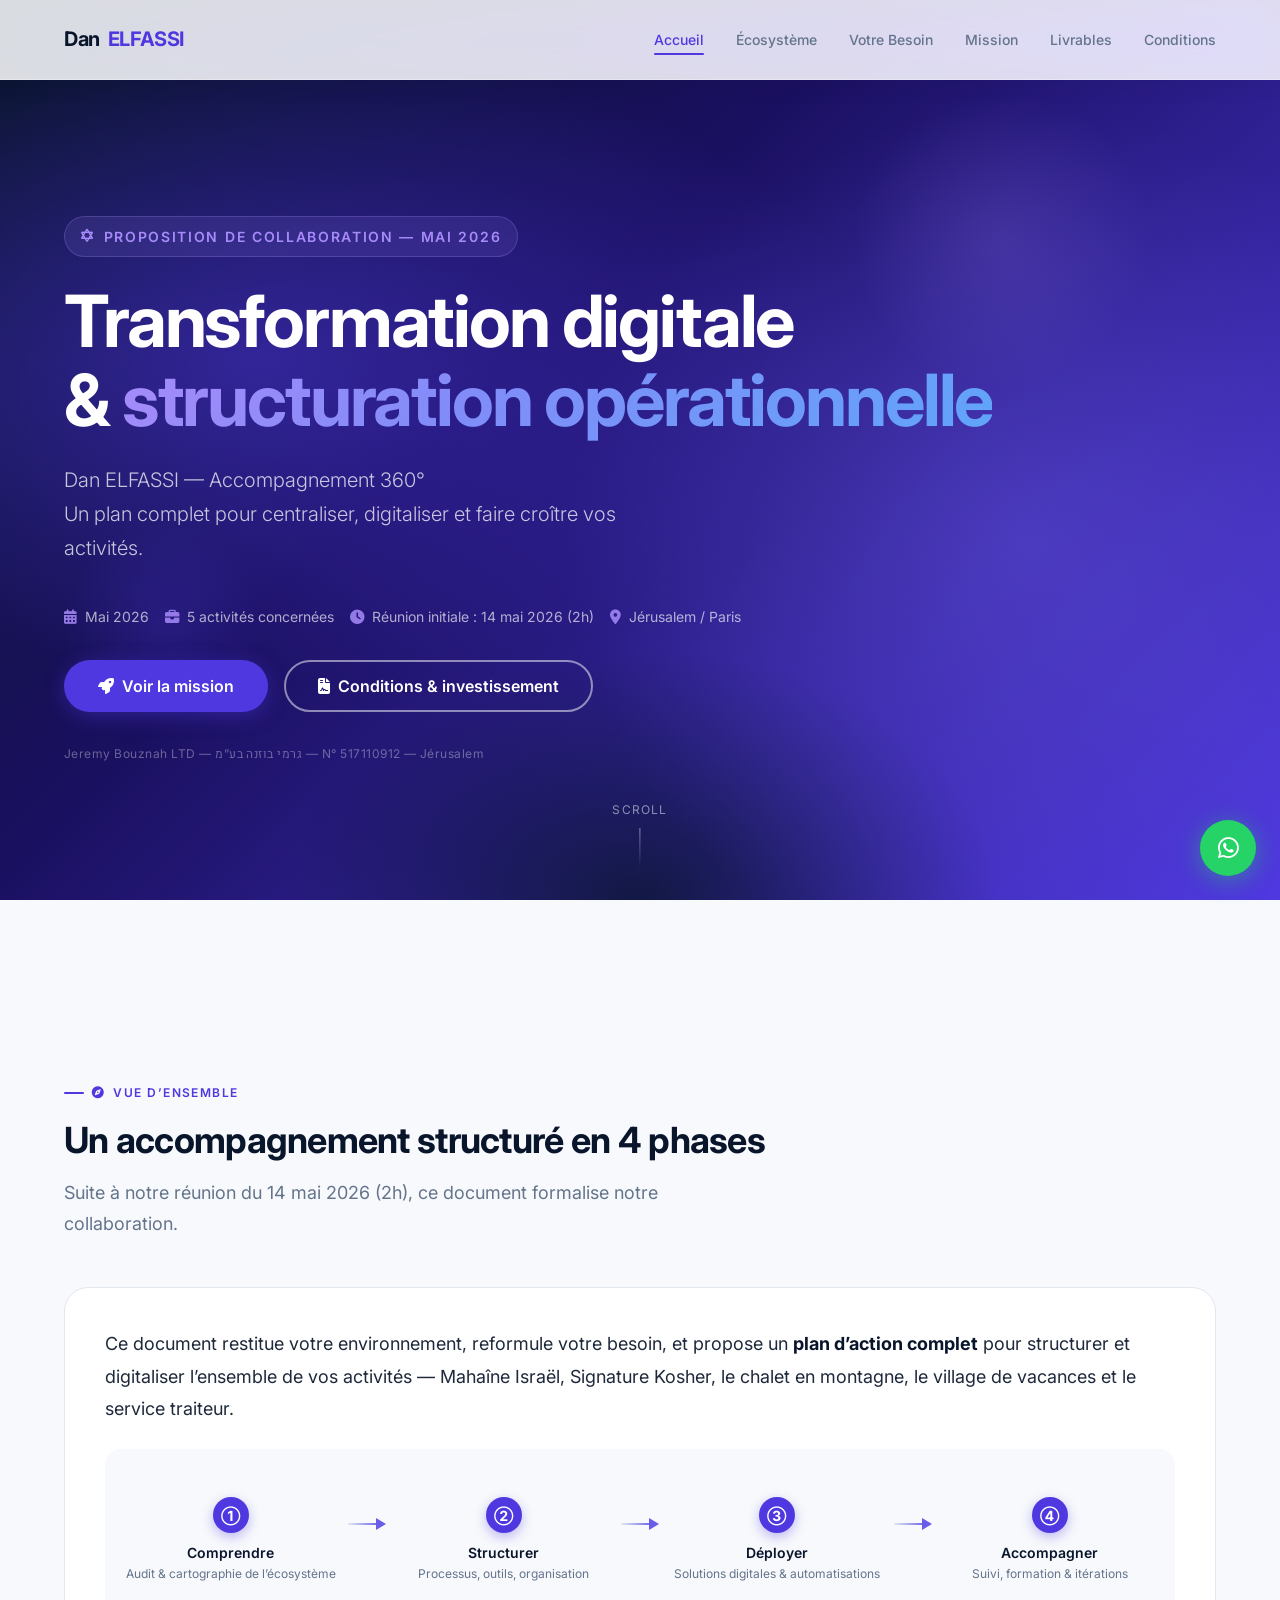
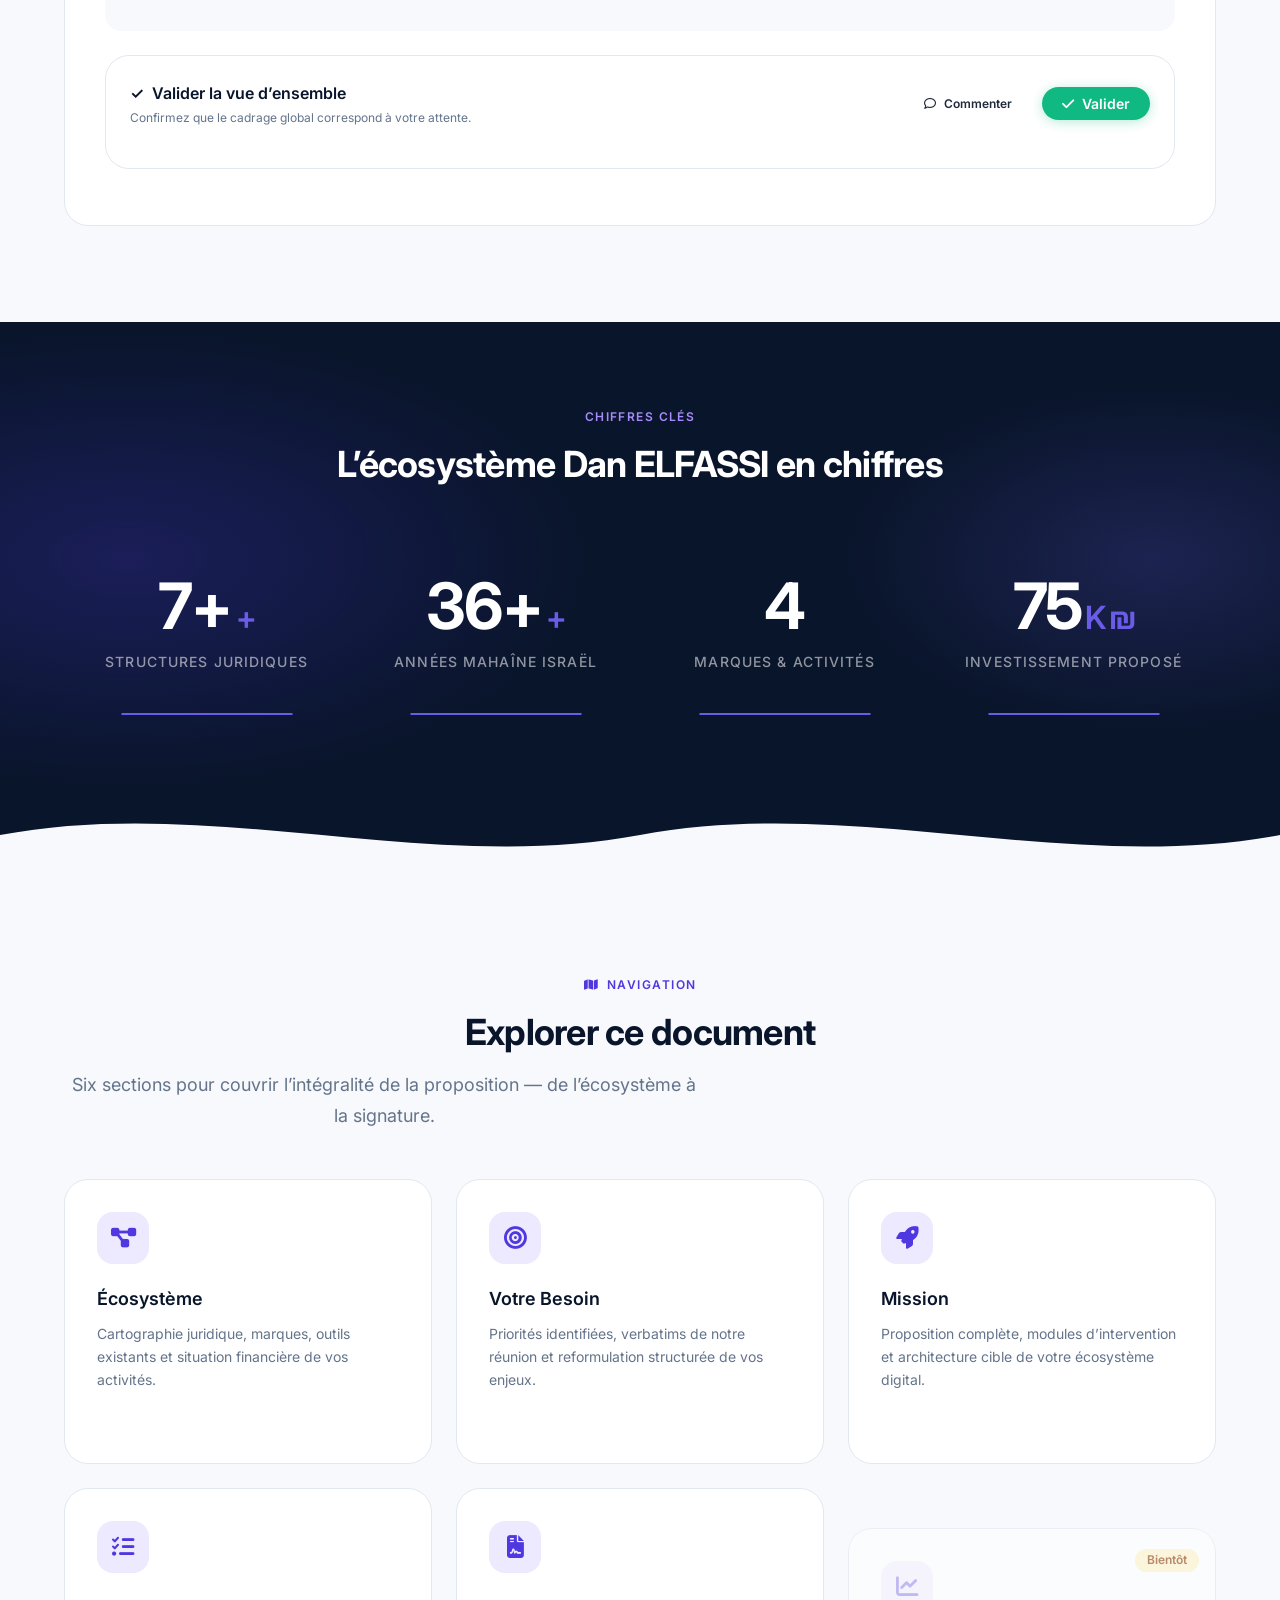
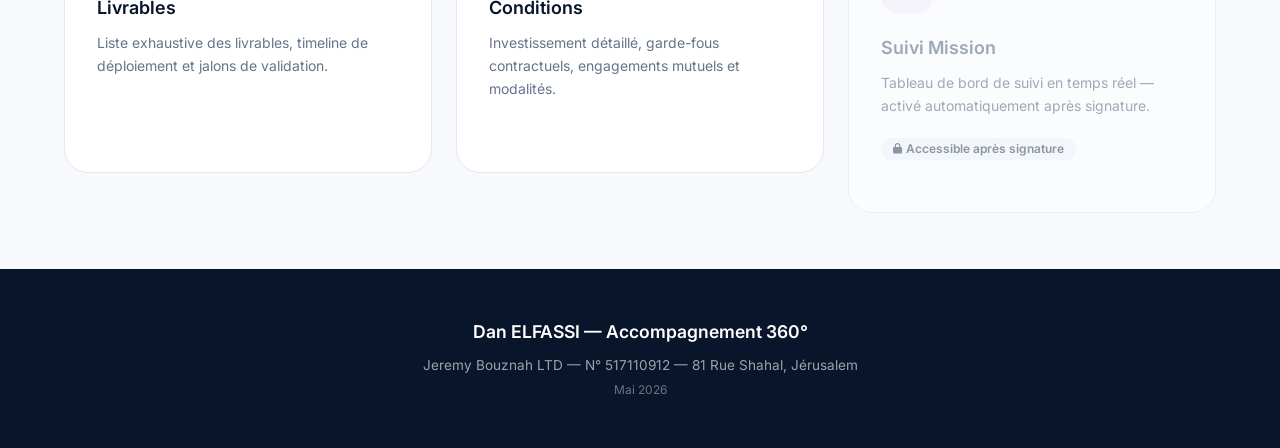
<file: index.html>
<!DOCTYPE html>
<html lang="fr">
<head>
  <meta charset="UTF-8">
  <meta name="viewport" content="width=device-width, initial-scale=1.0">
  <title>Accueil &mdash; Dan ELFASSI | ORRTYL</title>
  <link rel="preconnect" href="https://fonts.googleapis.com">
  <link rel="preconnect" href="https://fonts.gstatic.com" crossorigin>
  <link href="https://fonts.googleapis.com/css2?family=Inter:wght@300;400;500;600;700&family=Heebo:wght@300;400;500;600;700&display=swap" rel="stylesheet">
  <link rel="stylesheet" href="https://cdnjs.cloudflare.com/ajax/libs/font-awesome/6.5.1/css/all.min.css">
  <link rel="stylesheet" href="css/styles.css">
  <style>
    .flow-box {
      display: flex;
      flex-direction: column;
      align-items: center;
      gap: var(--space-2);
      min-width: 130px;
      flex: 1;
    }
    .flow-box-num {
      width: 36px;
      height: 36px;
      border-radius: var(--radius-full);
      background: var(--color-primary);
      color: white;
      font-size: var(--text-sm);
      font-weight: var(--weight-bold);
      display: flex;
      align-items: center;
      justify-content: center;
      flex-shrink: 0;
      box-shadow: 0 4px 12px rgba(79,56,224,0.35);
    }
    .flow-box-label {
      font-size: var(--text-sm);
      font-weight: var(--weight-semibold);
      color: var(--color-dark);
      text-align: center;
    }
    .flow-box-sub {
      font-size: var(--text-xs);
      color: var(--color-text-secondary);
      text-align: center;
      line-height: 1.5;
    }
    .flowchart-card {
      background: var(--color-page-bg);
      border-radius: var(--radius-lg);
      padding: var(--space-6) var(--space-4);
      margin-bottom: var(--space-6);
    }
    .intro-card {
      background: var(--color-card-bg);
      border: 1px solid var(--color-border);
      border-radius: var(--radius-xl);
      padding: var(--space-10);
    }
    .intro-text {
      font-size: var(--text-lg);
      color: var(--color-text);
      line-height: 1.8;
      margin-bottom: var(--space-6);
    }
    .intro-text strong { color: var(--color-dark); }
    .page-card {
      display: block;
      background: var(--color-card-bg);
      border: 1px solid var(--color-border);
      border-radius: var(--radius-xl);
      padding: var(--space-8);
      transition: all var(--transition-slow);
      text-decoration: none;
      position: relative;
      overflow: hidden;
    }
    .page-card::before {
      content: '';
      position: absolute;
      top: 0; left: 0; right: 0;
      height: 3px;
      background: linear-gradient(90deg, var(--color-primary), var(--color-primary-light));
      opacity: 0;
      transition: opacity var(--transition-base);
    }
    .page-card:hover {
      border-color: var(--color-border-hover);
      box-shadow: var(--shadow-lg);
      transform: translateY(-4px);
      color: inherit;
    }
    .page-card:hover::before { opacity: 1; }
    .page-card:hover .page-card-icon {
      background: var(--color-primary);
      color: white;
      transform: scale(1.05);
    }
    .page-card-icon {
      width: 52px;
      height: 52px;
      border-radius: var(--radius-lg);
      background: var(--color-primary-bg);
      color: var(--color-primary);
      display: flex;
      align-items: center;
      justify-content: center;
      font-size: 1.4rem;
      margin-bottom: var(--space-5);
      transition: all var(--transition-base);
    }
    .page-card-title {
      font-size: var(--text-lg);
      font-weight: var(--weight-semibold);
      color: var(--color-dark);
      margin-bottom: var(--space-2);
    }
    .page-card-desc {
      font-size: var(--text-sm);
      color: var(--color-text-secondary);
      line-height: 1.65;
    }
    .page-card-badge {
      position: absolute;
      top: var(--space-4);
      right: var(--space-4);
    }
    .page-card-arrow {
      margin-top: var(--space-5);
      display: flex;
      align-items: center;
      gap: var(--space-2);
      font-size: var(--text-xs);
      font-weight: var(--weight-semibold);
      color: var(--color-primary);
      opacity: 0;
      transform: translateX(-6px);
      transition: all var(--transition-base);
    }
    .page-card:hover .page-card-arrow {
      opacity: 1;
      transform: translateX(0);
    }
    .page-card-disabled {
      pointer-events: none;
      opacity: 0.6;
    }
    .hero-meta {
      display: flex;
      flex-wrap: wrap;
      gap: var(--space-4);
      align-items: center;
      margin-bottom: var(--space-8);
    }
    .hero-meta-item {
      display: flex;
      align-items: center;
      gap: var(--space-2);
      font-size: var(--text-sm);
      color: rgba(255,255,255,0.65);
    }
    .hero-meta-item i { color: rgba(167,139,250,0.85); font-size: 0.9rem; }
    .hero-legal {
      margin-top: var(--space-8);
      font-size: var(--text-xs);
      color: rgba(255,255,255,0.35);
      letter-spacing: 0.04em;
    }
  </style>
</head>
<body data-page="index">

  <div id="progress-bar"></div>

  <nav class="nav nav-glass" id="main-nav">
    <div class="nav-inner">
      <a href="index.html" class="nav-logo">Dan <span class="logo-accent">ELFASSI</span></a>
      <div class="nav-links">
        <a href="index.html" class="nav-link active">Accueil</a>
        <a href="ecosysteme.html" class="nav-link">&Eacute;cosyst&egrave;me</a>
        <a href="besoin.html" class="nav-link">Votre Besoin</a>
        <a href="mission.html" class="nav-link">Mission</a>
        <a href="livrables.html" class="nav-link">Livrables</a>
        <a href="conditions.html" class="nav-link">Conditions</a>
      </div>
      <div class="nav-hamburger" id="hamburger">
        <span></span><span></span><span></span>
      </div>
    </div>
    <div class="nav-mobile" id="nav-mobile">
      <a href="index.html" class="nav-link">Accueil</a>
      <a href="ecosysteme.html" class="nav-link">&Eacute;cosyst&egrave;me</a>
      <a href="besoin.html" class="nav-link">Votre Besoin</a>
      <a href="mission.html" class="nav-link">Mission</a>
      <a href="livrables.html" class="nav-link">Livrables</a>
      <a href="conditions.html" class="nav-link">Conditions</a>
    </div>
  </nav>

  <section class="hero" id="hero">
    <div class="hero-particles"></div>
    <div class="container">
      <div class="hero-content">
        <div class="hero-eyebrow">
          <i class="fa-solid fa-star-of-david" style="font-size:0.8rem;"></i>
          Proposition de collaboration &mdash; Mai&nbsp;2026
        </div>
        <h1 class="hero-title">
          Transformation digitale<br>
          &amp;&nbsp;<span class="gradient-text">structuration op&eacute;rationnelle</span>
        </h1>
        <p class="hero-subtitle">
          Dan ELFASSI &mdash; Accompagnement&nbsp;360&deg;<br>
          Un plan complet pour centraliser, digitaliser et faire cro&icirc;tre vos activit&eacute;s.
        </p>
        <div class="hero-meta">
          <div class="hero-meta-item">
            <i class="fa-solid fa-calendar-days"></i>
            <span>Mai&nbsp;2026</span>
          </div>
          <div class="hero-meta-item">
            <i class="fa-solid fa-briefcase"></i>
            <span>5 activit&eacute;s concern&eacute;es</span>
          </div>
          <div class="hero-meta-item">
            <i class="fa-solid fa-clock"></i>
            <span>R&eacute;union initiale&nbsp;: 14 mai 2026 (2h)</span>
          </div>
          <div class="hero-meta-item">
            <i class="fa-solid fa-location-dot"></i>
            <span>J&eacute;rusalem / Paris</span>
          </div>
        </div>
        <div class="hero-actions">
          <a href="mission.html" class="btn btn-primary btn-lg">
            <i class="fa-solid fa-rocket"></i>
            Voir la mission
          </a>
          <a href="conditions.html" class="btn btn-outline-white btn-lg">
            <i class="fa-solid fa-file-contract"></i>
            Conditions &amp; investissement
          </a>
        </div>
        <p class="hero-legal">
          Jeremy Bouznah LTD &mdash; &#1490;&#1512;&#1502;&#1497; &#1489;&#1493;&#1494;&#1504;&#1492; &#1489;&#1506;&#8221;&#1502; &mdash; N&deg;&nbsp;517110912 &mdash; J&eacute;rusalem
        </p>
      </div>
    </div>
    <div class="hero-scroll-indicator">Scroll</div>
  </section>

  <div class="wave-divider">
    <svg viewBox="0 0 1440 80" xmlns="http://www.w3.org/2000/svg" preserveAspectRatio="none">
      <path d="M0,40 C240,80 480,0 720,40 C960,80 1200,0 1440,40 L1440,80 L0,80 Z" fill="var(--color-page-bg)" />
    </svg>
  </div>

  <main>

    <section class="section" id="overview">
      <div class="container">

        <div class="section-header reveal" data-delay="0">
          <span class="section-label">
            <i class="fa-solid fa-compass"></i>
            Vue d&rsquo;ensemble
          </span>
          <h2 class="section-title">Un accompagnement structur&eacute; en 4 phases</h2>
          <p class="section-subtitle">
            Suite &agrave; notre r&eacute;union du 14 mai 2026 (2h), ce document formalise notre collaboration.
          </p>
        </div>

        <div class="intro-card reveal" data-delay="1">
          <p class="intro-text">
            Ce document restitue votre environnement, reformule votre besoin, et propose un <strong>plan d&rsquo;action complet</strong> pour structurer et digitaliser l&rsquo;ensemble de vos activit&eacute;s &mdash; Maha&icirc;ne Isra&euml;l, Signature Kosher, le chalet en montagne, le village de vacances et le service traiteur.
          </p>

          <div class="flowchart-card">
            <div class="flowchart" role="list">
              <div class="flow-box" role="listitem">
                <div class="flow-box-num">&#9312;</div>
                <div>
                  <div class="flow-box-label">Comprendre</div>
                  <div class="flow-box-sub">Audit &amp; cartographie de l&rsquo;&eacute;cosyst&egrave;me</div>
                </div>
              </div>
              <div class="flow-arrow" aria-hidden="true"></div>
              <div class="flow-box" role="listitem">
                <div class="flow-box-num">&#9313;</div>
                <div>
                  <div class="flow-box-label">Structurer</div>
                  <div class="flow-box-sub">Processus, outils, organisation</div>
                </div>
              </div>
              <div class="flow-arrow" aria-hidden="true"></div>
              <div class="flow-box" role="listitem">
                <div class="flow-box-num">&#9314;</div>
                <div>
                  <div class="flow-box-label">D&eacute;ployer</div>
                  <div class="flow-box-sub">Solutions digitales &amp; automatisations</div>
                </div>
              </div>
              <div class="flow-arrow" aria-hidden="true"></div>
              <div class="flow-box" role="listitem">
                <div class="flow-box-num">&#9315;</div>
                <div>
                  <div class="flow-box-label">Accompagner</div>
                  <div class="flow-box-sub">Suivi, formation &amp; it&eacute;rations</div>
                </div>
              </div>
            </div>
          </div>

          <div class="validation-widget" data-section="overview">
            <div class="validation-header">
              <div>
                <div class="validation-title">&#10003;&nbsp; Valider la vue d&rsquo;ensemble</div>
                <div style="font-size:var(--text-xs);color:var(--color-text-secondary);margin-top:2px;">Confirmez que le cadrage global correspond &agrave; votre attente.</div>
              </div>
              <div class="validation-actions">
                <button class="comment-btn btn btn-sm btn-ghost" data-section="overview"><i class="fa-regular fa-comment"></i> Commenter</button>
                <button class="valid-btn btn-validate" data-section="overview" data-label-default="Valider" data-label-done="&#10003; Valid&eacute;">
                  <i class="fa-solid fa-check"></i> Valider
                </button>
              </div>
            </div>
            <div class="comment-area" data-section="overview">
              <textarea placeholder="Vos remarques, corrections ou questions&hellip;" rows="3"></textarea>
            </div>
          </div>
        </div>

      </div>
    </section>

    <section class="stats-section" id="stats">
      <div class="container">
        <div class="section-header centered reveal" data-delay="0" style="margin-bottom:var(--space-12);">
          <span class="section-label" style="justify-content:center;color:rgba(167,139,250,1);">Chiffres cl&eacute;s</span>
          <h2 class="section-title" style="color:white;">L&rsquo;&eacute;cosyst&egrave;me Dan ELFASSI en chiffres</h2>
        </div>
        <div class="stats-grid">
          <div class="stat-card reveal" data-delay="0">
            <div class="stat-number">
              <span class="counter" data-target="8" data-suffix="+">0</span>
              <span class="suffix">+</span>
            </div>
            <div class="stat-label">Structures juridiques</div>
          </div>
          <div class="stat-card reveal" data-delay="1">
            <div class="stat-number">
              <span class="counter" data-target="40" data-suffix="+">0</span>
              <span class="suffix">+</span>
            </div>
            <div class="stat-label">Ann&eacute;es Maha&#238;ne Isra&euml;l</div>
          </div>
          <div class="stat-card reveal" data-delay="2">
            <div class="stat-number">
              <span class="counter" data-target="5">0</span>
            </div>
            <div class="stat-label">Marques &amp; activit&eacute;s</div>
          </div>
          <div class="stat-card reveal" data-delay="3">
            <div class="stat-number">
              <span class="counter" data-target="84">0</span>
              <span class="suffix">K &#8362;</span>
            </div>
            <div class="stat-label">Investissement propos&eacute;</div>
          </div>
        </div>
      </div>
    </section>

    <div class="wave-divider-top" style="background:var(--color-page-bg);">
      <svg viewBox="0 0 1440 80" xmlns="http://www.w3.org/2000/svg" preserveAspectRatio="none" style="position:absolute;top:0;width:100%;height:100%;">
        <path d="M0,40 C240,0 480,80 720,40 C960,0 1200,80 1440,40 L1440,0 L0,0 Z" fill="var(--color-dark)" />
      </svg>
    </div>

    <section class="section" id="pages">
      <div class="container">
        <div class="section-header centered reveal" data-delay="0">
          <span class="section-label" style="justify-content:center;">
            <i class="fa-solid fa-map"></i>
            Navigation
          </span>
          <h2 class="section-title">Explorer ce document</h2>
          <p class="section-subtitle">Six sections pour couvrir l&rsquo;int&eacute;gralit&eacute; de la proposition &mdash; de l&rsquo;&eacute;cosyst&egrave;me &agrave; la signature.</p>
        </div>

        <div class="grid-3">
          <a href="ecosysteme.html" class="page-card reveal" data-delay="0">
            <div class="page-card-icon"><i class="fa-solid fa-diagram-project"></i></div>
            <div class="page-card-title">&Eacute;cosyst&egrave;me</div>
            <div class="page-card-desc">Cartographie juridique, marques, outils existants et situation financi&egrave;re de vos activit&eacute;s.</div>
            <div class="page-card-arrow">Explorer <i class="fa-solid fa-arrow-right"></i></div>
          </a>
          <a href="besoin.html" class="page-card reveal" data-delay="1">
            <div class="page-card-icon"><i class="fa-solid fa-bullseye"></i></div>
            <div class="page-card-title">Votre Besoin</div>
            <div class="page-card-desc">Priorit&eacute;s identifi&eacute;es, verbatims de notre r&eacute;union et reformulation structur&eacute;e de vos enjeux.</div>
            <div class="page-card-arrow">Explorer <i class="fa-solid fa-arrow-right"></i></div>
          </a>
          <a href="mission.html" class="page-card reveal" data-delay="2">
            <div class="page-card-icon"><i class="fa-solid fa-rocket"></i></div>
            <div class="page-card-title">Mission</div>
            <div class="page-card-desc">Proposition compl&egrave;te, modules d&rsquo;intervention et architecture cible de votre &eacute;cosyst&egrave;me digital.</div>
            <div class="page-card-arrow">Explorer <i class="fa-solid fa-arrow-right"></i></div>
          </a>
          <a href="livrables.html" class="page-card reveal" data-delay="3">
            <div class="page-card-icon"><i class="fa-solid fa-list-check"></i></div>
            <div class="page-card-title">Livrables</div>
            <div class="page-card-desc">Liste exhaustive des livrables, timeline de d&eacute;ploiement et jalons de validation.</div>
            <div class="page-card-arrow">Explorer <i class="fa-solid fa-arrow-right"></i></div>
          </a>
          <a href="conditions.html" class="page-card reveal" data-delay="4">
            <div class="page-card-icon"><i class="fa-solid fa-file-contract"></i></div>
            <div class="page-card-title">Conditions</div>
            <div class="page-card-desc">Investissement d&eacute;taill&eacute;, garde-fous contractuels, engagements mutuels et modalit&eacute;s.</div>
            <div class="page-card-arrow">Explorer <i class="fa-solid fa-arrow-right"></i></div>
          </a>
          <div class="page-card page-card-disabled reveal" data-delay="5" style="cursor:not-allowed;">
            <span class="page-card-badge"><span class="badge badge-orange">Bient&ocirc;t</span></span>
            <div class="page-card-icon" style="opacity:0.55;"><i class="fa-solid fa-chart-line"></i></div>
            <div class="page-card-title" style="color:var(--color-text-secondary);">Suivi Mission</div>
            <div class="page-card-desc">Tableau de bord de suivi en temps r&eacute;el &mdash; activ&eacute; automatiquement apr&egrave;s signature.</div>
            <div style="margin-top:var(--space-4);">
              <span class="badge badge-gray"><i class="fa-solid fa-lock" style="font-size:0.65rem;"></i> Accessible apr&egrave;s signature</span>
            </div>
          </div>
        </div>

      </div>
    </section>

  </main>

  <footer style="background:var(--color-dark);color:white;padding:3rem 0;text-align:center;">
    <div class="container">
      <p style="font-size:1.1rem;font-weight:600;margin-bottom:0.5rem;">Dan ELFASSI &mdash; Accompagnement 360&deg;</p>
      <p style="font-size:0.85rem;opacity:0.6;margin-bottom:0.25rem;">Jeremy Bouznah LTD &mdash; N&deg; 517110912 &mdash; 81 Rue Shahal, J&eacute;rusalem</p>
      <p style="font-size:0.75rem;opacity:0.4;">Mai 2026</p>
    </div>
  </footer>

  <div class="whatsapp-fab" id="whatsapp-fab">
    <span class="whatsapp-fab-label">Contacter Jeremy</span>
    <a href="https://wa.me/33763662002" class="whatsapp-fab-btn" target="_blank" rel="noopener noreferrer" aria-label="Contacter Jeremy sur WhatsApp">
      <i class="fa-brands fa-whatsapp"></i>
    </a>
  </div>

  <script src="js/app.js"></script>
  <script>
    (function () {
      var bar = document.getElementById('progress-bar');
      var nav = document.getElementById('main-nav');
      var hamburger = document.getElementById('hamburger');
      var navMobile = document.getElementById('nav-mobile');

      window.addEventListener('scroll', function () {
        var scrollTop = window.scrollY;
        var docHeight = document.documentElement.scrollHeight - window.innerHeight;
        if (bar) bar.style.width = (docHeight > 0 ? (scrollTop / docHeight) * 100 : 0) + '%';
        if (nav) nav.classList.toggle('scrolled', scrollTop > 50);
      }, { passive: true });

      if (hamburger && navMobile) {
        hamburger.addEventListener('click', function () {
          var isOpen = navMobile.classList.toggle('open');
          hamburger.classList.toggle('open', isOpen);
        });
      }
    })();
  </script>
</body>
</html>
</file>
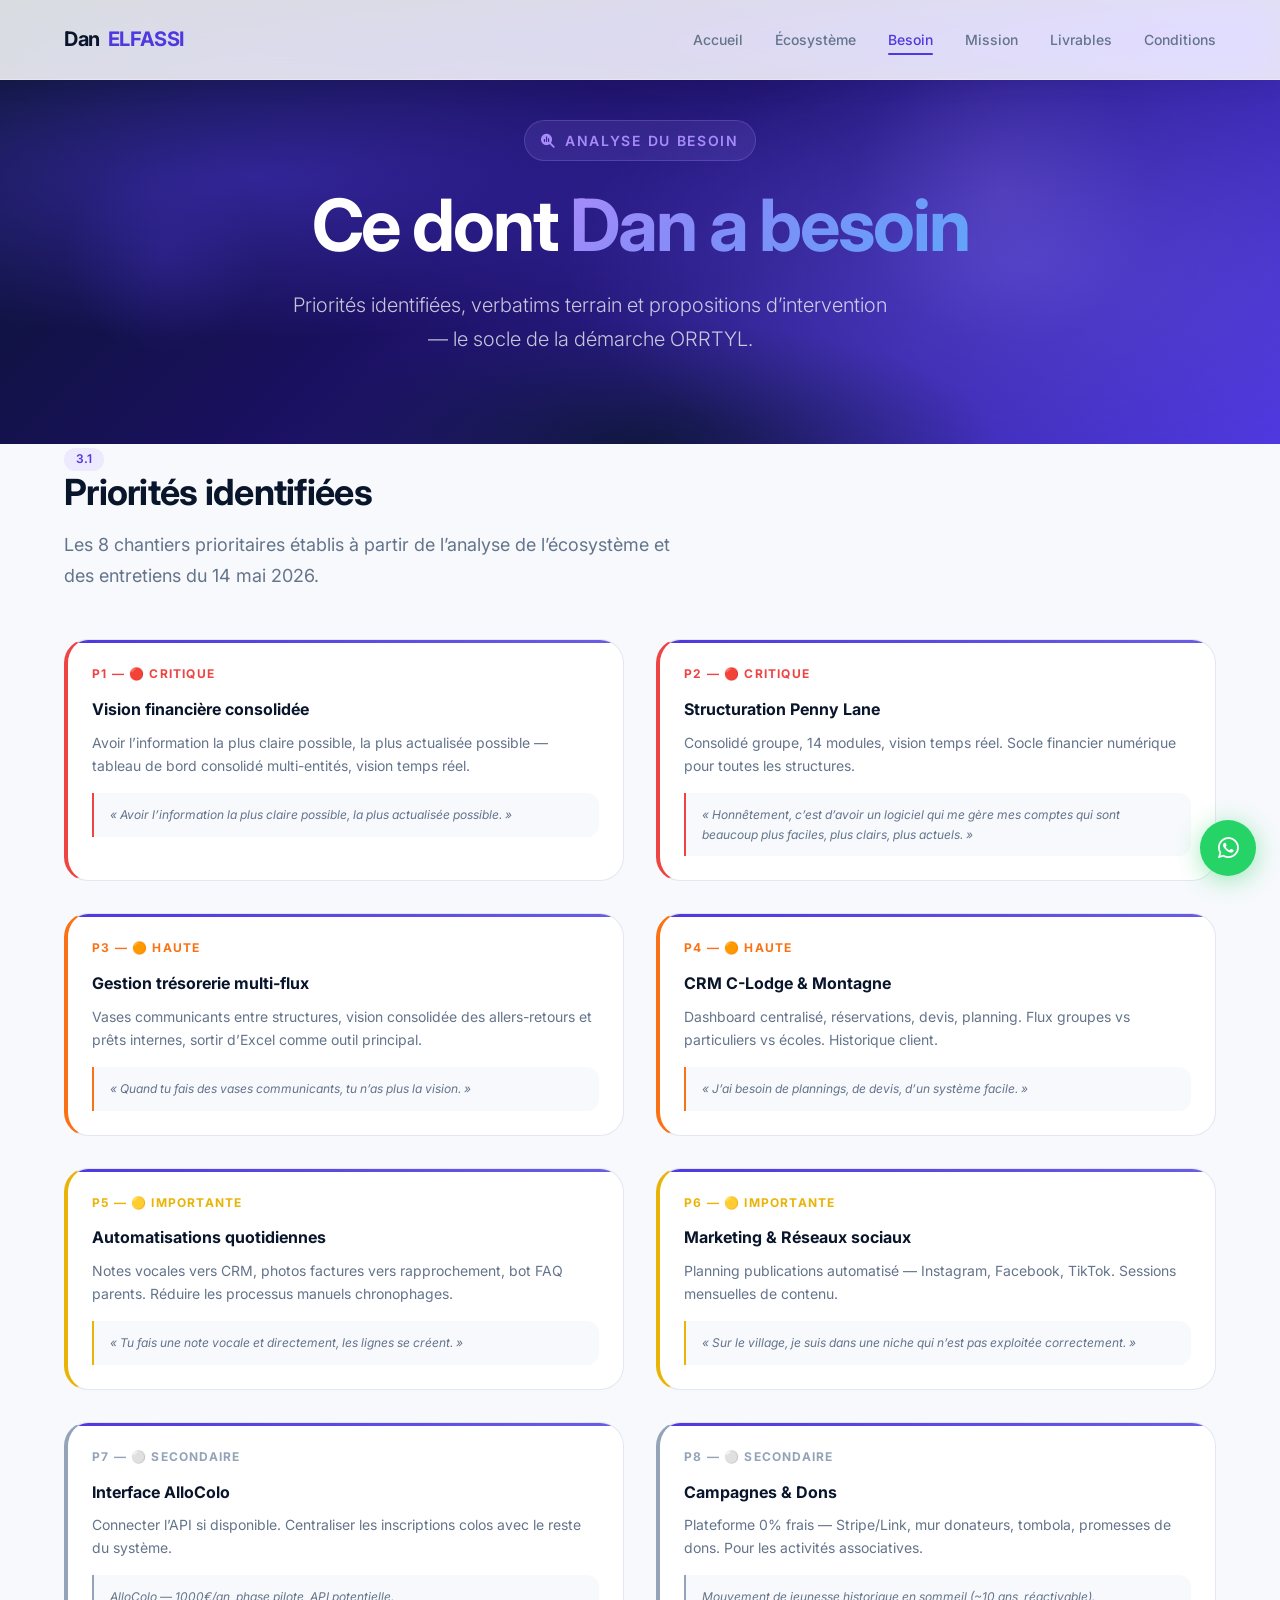
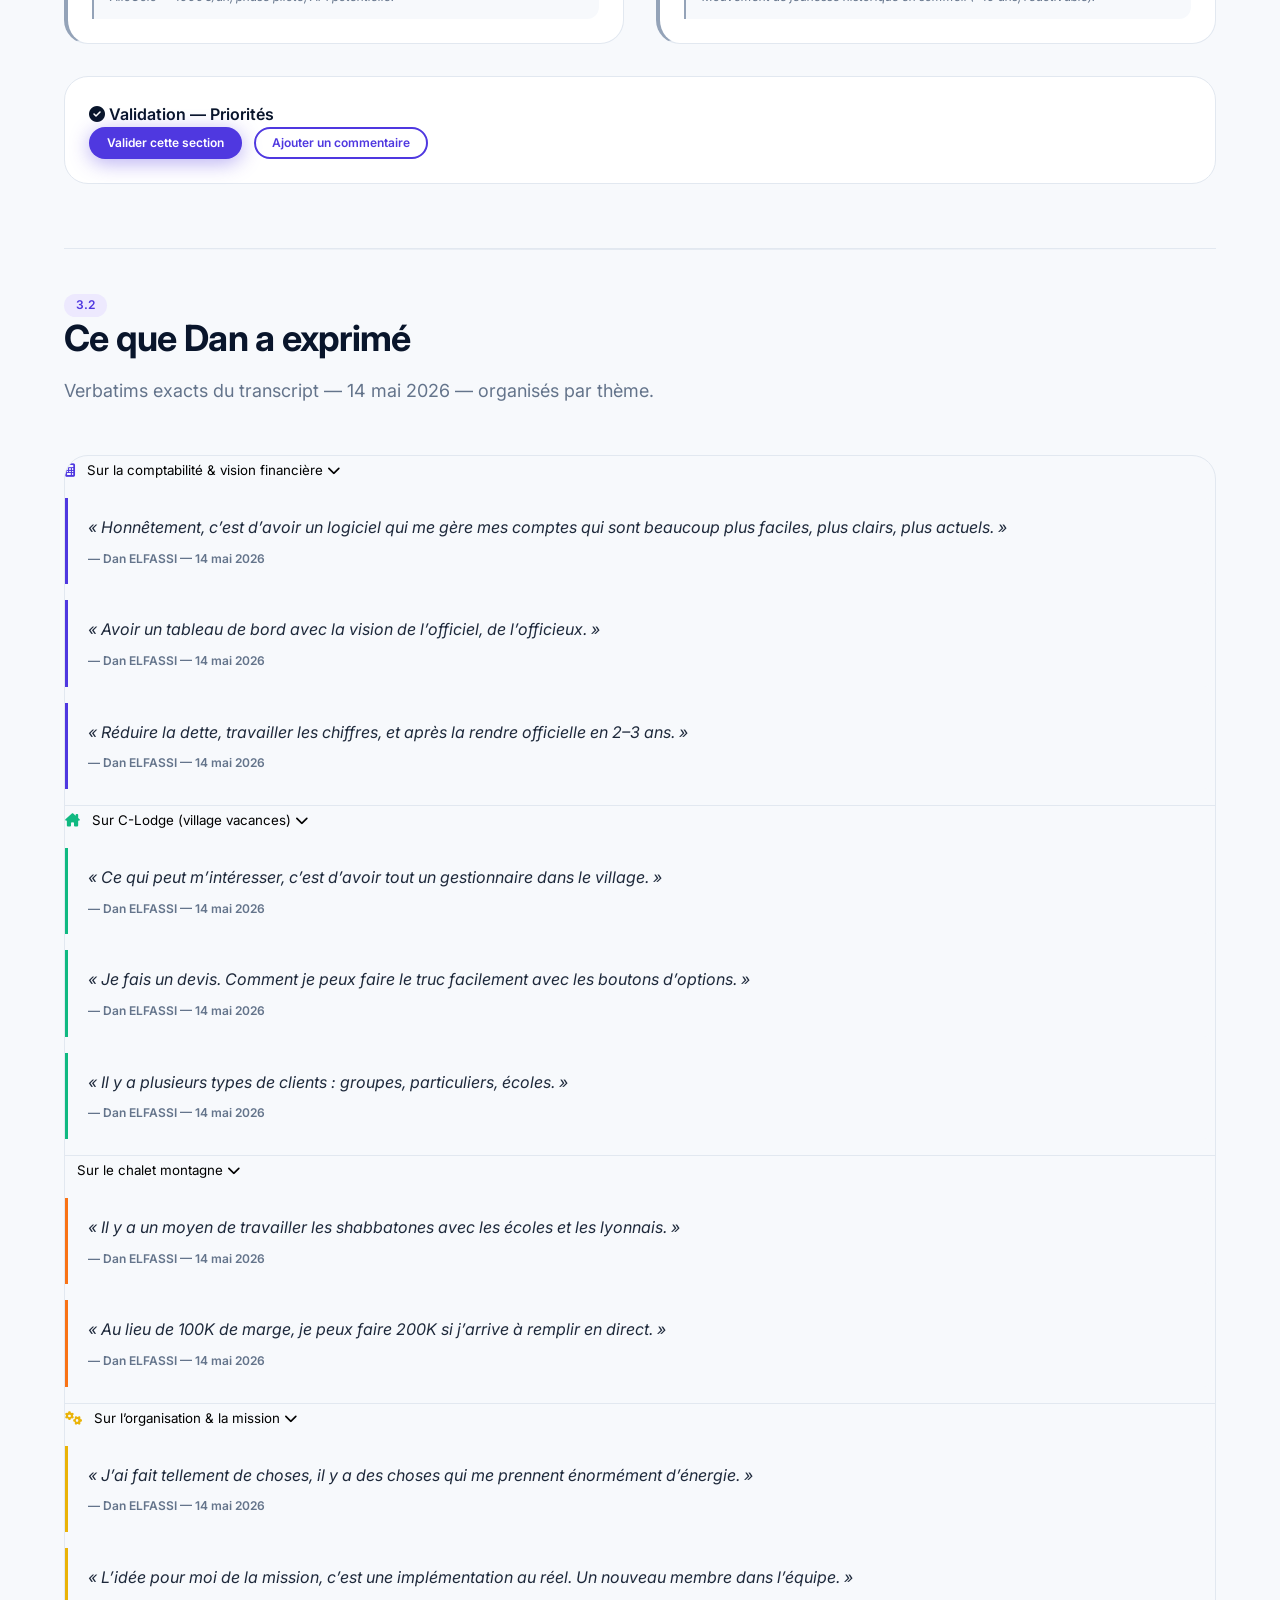
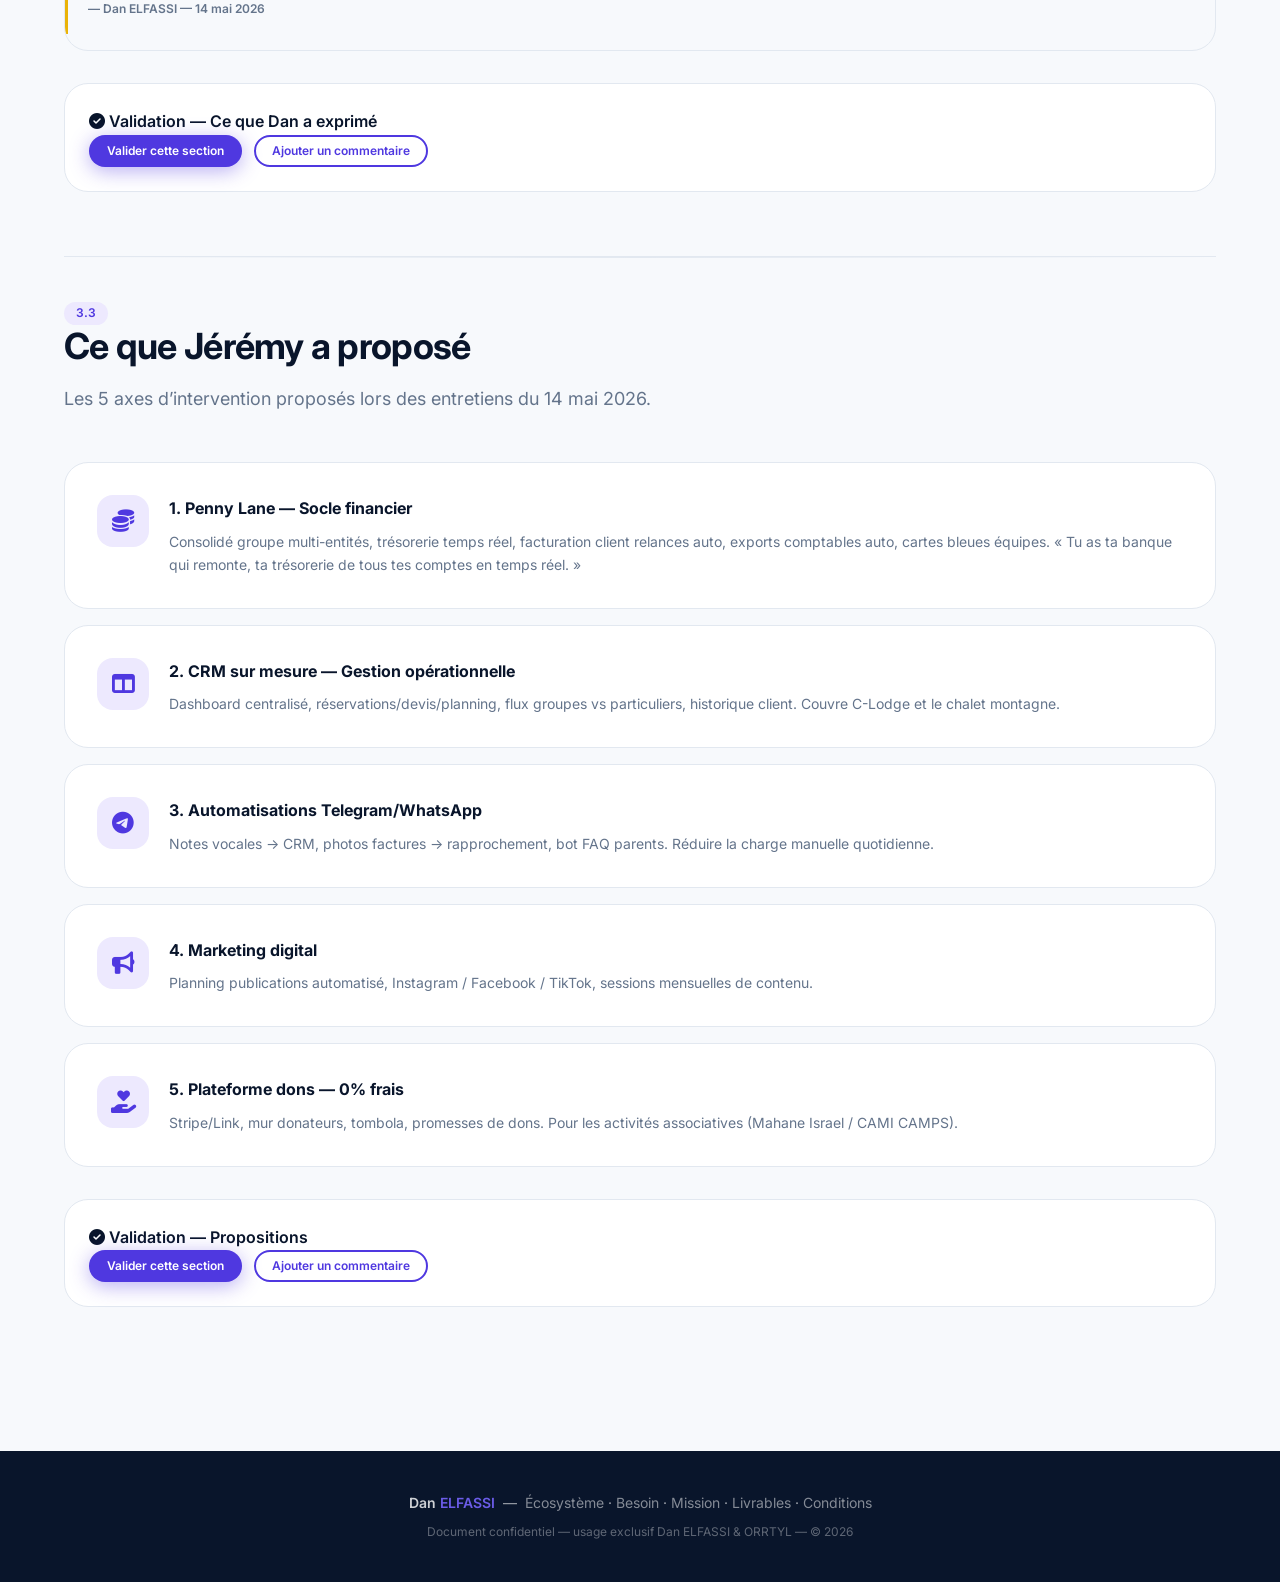
<file: besoin.html>
<!DOCTYPE html>
<html lang="fr">
<head>
  <meta charset="UTF-8">
  <meta name="viewport" content="width=device-width, initial-scale=1.0">
  <title>Besoin &mdash; Dan ELFASSI | ORRTYL</title>
  <link rel="preconnect" href="https://fonts.googleapis.com">
  <link rel="preconnect" href="https://fonts.gstatic.com" crossorigin>
  <link href="https://fonts.googleapis.com/css2?family=Inter:wght@300;400;500;600;700&family=Heebo:wght@300;400;500;600;700&display=swap" rel="stylesheet">
  <link rel="stylesheet" href="https://cdnjs.cloudflare.com/ajax/libs/font-awesome/6.5.1/css/all.min.css">
  <link rel="stylesheet" href="css/styles.css">
  <style>
    .priority-card {
      background: var(--color-card-bg);
      border: 1px solid var(--color-border);
      border-radius: var(--radius-xl);
      padding: var(--space-6);
      position: relative;
      overflow: hidden;
      transition: all var(--transition-slow);
    }
    .priority-card:hover {
      border-color: var(--color-border-hover);
      box-shadow: var(--shadow-md);
      transform: translateY(-2px);
    }
    .priority-card::before {
      content: '';
      position: absolute;
      top: 0; left: 0; right: 0;
      height: 3px;
      background: linear-gradient(90deg, var(--color-primary), var(--color-primary-light));
    }
    .priority-number {
      font-size: var(--text-xs);
      font-weight: var(--weight-bold);
      text-transform: uppercase;
      letter-spacing: 0.1em;
      color: var(--color-primary);
      margin-bottom: var(--space-3);
    }
    .priority-title {
      font-size: var(--text-base);
      font-weight: var(--weight-bold);
      color: var(--color-dark);
      margin-bottom: var(--space-2);
    }
    .priority-desc {
      font-size: var(--text-sm);
      color: var(--color-text-secondary);
      line-height: 1.65;
    }
    .proposition-card {
      background: var(--color-card-bg);
      border: 1px solid var(--color-border);
      border-radius: var(--radius-xl);
      padding: var(--space-8);
      display: flex;
      gap: var(--space-5);
      align-items: flex-start;
      transition: all var(--transition-slow);
    }
    .proposition-card:hover {
      border-color: var(--color-border-hover);
      box-shadow: var(--shadow-md);
    }
    .proposition-icon {
      width: 52px;
      height: 52px;
      border-radius: var(--radius-lg);
      background: var(--color-primary-bg);
      color: var(--color-primary);
      display: flex;
      align-items: center;
      justify-content: center;
      font-size: 1.4rem;
      flex-shrink: 0;
    }
    .proposition-title {
      font-size: var(--text-base);
      font-weight: var(--weight-bold);
      color: var(--color-dark);
      margin-bottom: var(--space-2);
    }
    .proposition-desc {
      font-size: var(--text-sm);
      color: var(--color-text-secondary);
      line-height: 1.65;
    }
    .section-divider {
      border: none;
      border-top: 1px solid var(--color-border);
      margin: var(--space-10) 0;
    }
  </style>
</head>
<body data-page="besoin">

  <div id="progress-bar"></div>

  <!-- NAV -->
  <nav class="nav nav-glass" id="main-nav">
    <div class="nav-inner">
      <a href="index.html" class="nav-logo">Dan <span class="logo-accent">ELFASSI</span></a>
      <div class="nav-links">
        <a href="index.html" class="nav-link">Accueil</a>
        <a href="ecosysteme.html" class="nav-link">&Eacute;cosyst&egrave;me</a>
        <a href="besoin.html" class="nav-link active">Besoin</a>
        <a href="mission.html" class="nav-link">Mission</a>
        <a href="livrables.html" class="nav-link">Livrables</a>
        <a href="conditions.html" class="nav-link">Conditions</a>
      </div>
      <div class="nav-hamburger" id="hamburger">
        <span></span><span></span><span></span>
      </div>
    </div>
    <div class="nav-mobile" id="nav-mobile">
      <a href="index.html" class="nav-link">Accueil</a>
      <a href="ecosysteme.html" class="nav-link">&Eacute;cosyst&egrave;me</a>
      <a href="besoin.html" class="nav-link active">Besoin</a>
      <a href="mission.html" class="nav-link">Mission</a>
      <a href="livrables.html" class="nav-link">Livrables</a>
      <a href="conditions.html" class="nav-link">Conditions</a>
    </div>
  </nav>

  <!-- HERO MINI -->
  <section class="hero" style="min-height:40vh; padding-top:120px; padding-bottom:var(--space-12);">
    <div class="hero-particles" aria-hidden="true"></div>
    <div class="container">
      <div class="hero-content" style="text-align:center; max-width:700px; margin:0 auto;">
        <p class="hero-eyebrow reveal" data-delay="0"><i class="fa-solid fa-magnifying-glass-chart"></i> Analyse du besoin</p>
        <h1 class="hero-title reveal" data-delay="1">Ce dont <span class="gradient-text">Dan a besoin</span></h1>
        <p class="hero-subtitle reveal" data-delay="2">Priorit&eacute;s identifi&eacute;es, verbatims terrain et propositions d&rsquo;intervention &mdash; le socle de la d&eacute;marche ORRTYL.</p>
      </div>
    </div>
  </section>

  <main class="container" style="padding-bottom:var(--space-20);">

    <!-- 3.1 PRIORITÉS -->
    <section id="priorites" style="margin-bottom:var(--space-16);">
      <div class="section-header reveal" data-delay="0">
        <span class="badge badge-primary">3.1</span>
        <h2 class="section-title">Priorit&eacute;s identifi&eacute;es</h2>
        <p class="section-subtitle">Les 8 chantiers prioritaires &eacute;tablis &agrave; partir de l&rsquo;analyse de l&rsquo;&eacute;cosyst&egrave;me et des entretiens du 14 mai 2026.</p>
      </div>

      <div class="grid-2">
        <div class="priority-card reveal" data-delay="1" style="border-left:4px solid #ef4444;">
          <div class="priority-number" style="color:#ef4444;">P1 &mdash; &#128308; Critique</div>
          <div class="priority-title">Vision financi&egrave;re consolid&eacute;e</div>
          <div class="priority-desc">Avoir l&rsquo;information la plus claire possible, la plus actualis&eacute;e possible &mdash; tableau de bord consolid&eacute; multi-entit&eacute;s, vision temps r&eacute;el.</div>
          <blockquote style="border-left:2px solid #ef4444;padding:var(--space-3) var(--space-4);margin:var(--space-4) 0 0;background:var(--color-page-bg);border-radius:0 var(--radius-md) var(--radius-md) 0;font-style:italic;font-size:var(--text-xs);color:var(--color-text-secondary);">&laquo;&nbsp;Avoir l&rsquo;information la plus claire possible, la plus actualis&eacute;e possible.&nbsp;&raquo;</blockquote>
        </div>
        <div class="priority-card reveal" data-delay="2" style="border-left:4px solid #ef4444;">
          <div class="priority-number" style="color:#ef4444;">P2 &mdash; &#128308; Critique</div>
          <div class="priority-title">Structuration Penny Lane</div>
          <div class="priority-desc">Consolid&eacute; groupe, 14 modules, vision temps r&eacute;el. Socle financier num&eacute;rique pour toutes les structures.</div>
          <blockquote style="border-left:2px solid #ef4444;padding:var(--space-3) var(--space-4);margin:var(--space-4) 0 0;background:var(--color-page-bg);border-radius:0 var(--radius-md) var(--radius-md) 0;font-style:italic;font-size:var(--text-xs);color:var(--color-text-secondary);">&laquo;&nbsp;Honnêtement, c&rsquo;est d&rsquo;avoir un logiciel qui me gère mes comptes qui sont beaucoup plus faciles, plus clairs, plus actuels.&nbsp;&raquo;</blockquote>
        </div>
        <div class="priority-card reveal" data-delay="3" style="border-left:4px solid #f97316;">
          <div class="priority-number" style="color:#f97316;">P3 &mdash; &#128992; Haute</div>
          <div class="priority-title">Gestion tr&eacute;sorerie multi-flux</div>
          <div class="priority-desc">Vases communicants entre structures, vision consolid&eacute;e des allers-retours et pr&ecirc;ts internes, sortir d&rsquo;Excel comme outil principal.</div>
          <blockquote style="border-left:2px solid #f97316;padding:var(--space-3) var(--space-4);margin:var(--space-4) 0 0;background:var(--color-page-bg);border-radius:0 var(--radius-md) var(--radius-md) 0;font-style:italic;font-size:var(--text-xs);color:var(--color-text-secondary);">&laquo;&nbsp;Quand tu fais des vases communicants, tu n&rsquo;as plus la vision.&nbsp;&raquo;</blockquote>
        </div>
        <div class="priority-card reveal" data-delay="4" style="border-left:4px solid #f97316;">
          <div class="priority-number" style="color:#f97316;">P4 &mdash; &#128992; Haute</div>
          <div class="priority-title">CRM C-Lodge &amp; Montagne</div>
          <div class="priority-desc">Dashboard centralis&eacute;, r&eacute;servations, devis, planning. Flux groupes vs particuliers vs &eacute;coles. Historique client.</div>
          <blockquote style="border-left:2px solid #f97316;padding:var(--space-3) var(--space-4);margin:var(--space-4) 0 0;background:var(--color-page-bg);border-radius:0 var(--radius-md) var(--radius-md) 0;font-style:italic;font-size:var(--text-xs);color:var(--color-text-secondary);">&laquo;&nbsp;J&rsquo;ai besoin de plannings, de devis, d&rsquo;un syst&egrave;me facile.&nbsp;&raquo;</blockquote>
        </div>
        <div class="priority-card reveal" data-delay="5" style="border-left:4px solid #eab308;">
          <div class="priority-number" style="color:#eab308;">P5 &mdash; &#128993; Importante</div>
          <div class="priority-title">Automatisations quotidiennes</div>
          <div class="priority-desc">Notes vocales vers CRM, photos factures vers rapprochement, bot FAQ parents. R&eacute;duire les processus manuels chronophages.</div>
          <blockquote style="border-left:2px solid #eab308;padding:var(--space-3) var(--space-4);margin:var(--space-4) 0 0;background:var(--color-page-bg);border-radius:0 var(--radius-md) var(--radius-md) 0;font-style:italic;font-size:var(--text-xs);color:var(--color-text-secondary);">&laquo;&nbsp;Tu fais une note vocale et directement, les lignes se cr&eacute;ent.&nbsp;&raquo;</blockquote>
        </div>
        <div class="priority-card reveal" data-delay="6" style="border-left:4px solid #eab308;">
          <div class="priority-number" style="color:#eab308;">P6 &mdash; &#128993; Importante</div>
          <div class="priority-title">Marketing &amp; R&eacute;seaux sociaux</div>
          <div class="priority-desc">Planning publications automatis&eacute; &mdash; Instagram, Facebook, TikTok. Sessions mensuelles de contenu.</div>
          <blockquote style="border-left:2px solid #eab308;padding:var(--space-3) var(--space-4);margin:var(--space-4) 0 0;background:var(--color-page-bg);border-radius:0 var(--radius-md) var(--radius-md) 0;font-style:italic;font-size:var(--text-xs);color:var(--color-text-secondary);">&laquo;&nbsp;Sur le village, je suis dans une niche qui n&rsquo;est pas exploit&eacute;e correctement.&nbsp;&raquo;</blockquote>
        </div>
        <div class="priority-card reveal" data-delay="7" style="border-left:4px solid #94a3b8;">
          <div class="priority-number" style="color:#94a3b8;">P7 &mdash; &#9898; Secondaire</div>
          <div class="priority-title">Interface AlloColo</div>
          <div class="priority-desc">Connecter l&rsquo;API si disponible. Centraliser les inscriptions colos avec le reste du syst&egrave;me.</div>
          <blockquote style="border-left:2px solid #94a3b8;padding:var(--space-3) var(--space-4);margin:var(--space-4) 0 0;background:var(--color-page-bg);border-radius:0 var(--radius-md) var(--radius-md) 0;font-style:italic;font-size:var(--text-xs);color:var(--color-text-secondary);">AlloColo &mdash; 1000&euro;/an, phase pilote, API potentielle.</blockquote>
        </div>
        <div class="priority-card reveal" data-delay="8" style="border-left:4px solid #94a3b8;">
          <div class="priority-number" style="color:#94a3b8;">P8 &mdash; &#9898; Secondaire</div>
          <div class="priority-title">Campagnes &amp; Dons</div>
          <div class="priority-desc">Plateforme 0% frais &mdash; Stripe/Link, mur donateurs, tombola, promesses de dons. Pour les activit&eacute;s associatives.</div>
          <blockquote style="border-left:2px solid #94a3b8;padding:var(--space-3) var(--space-4);margin:var(--space-4) 0 0;background:var(--color-page-bg);border-radius:0 var(--radius-md) var(--radius-md) 0;font-style:italic;font-size:var(--text-xs);color:var(--color-text-secondary);">Mouvement de jeunesse historique en sommeil (~10 ans, r&eacute;activable).</blockquote>
        </div>
      </div>

      <div class="validation-widget reveal" data-delay="9" style="margin-top:var(--space-8);">
        <div class="validation-header">
          <div class="validation-title"><i class="fa-solid fa-check-circle"></i> Validation &mdash; Priorit&eacute;s</div>
        </div>
        <div class="validation-actions">
          <button class="btn btn-primary btn-sm valid-btn" data-section="priorites" data-label-default="Valider cette section" data-label-done="Section valid&eacute;e &#10003;">Valider cette section</button>
          <button class="btn btn-outline btn-sm comment-btn" data-section="priorites">Ajouter un commentaire</button>
        </div>
        <div class="comment-area" data-section="priorites" style="display:none;">
          <textarea class="comment-input" placeholder="Votre commentaire sur les priorit&eacute;s&hellip;" rows="3"></textarea>
        </div>
      </div>
    </section>

    <hr class="section-divider">

    <!-- 3.2 CE QUE DAN A EXPRIMÉ -->
    <section id="verbatims" style="margin-bottom:var(--space-16);">
      <div class="section-header reveal" data-delay="0">
        <span class="badge badge-primary">3.2</span>
        <h2 class="section-title">Ce que Dan a exprim&eacute;</h2>
        <p class="section-subtitle">Verbatims exacts du transcript &mdash; 14 mai 2026 &mdash; organis&eacute;s par th&egrave;me.</p>
      </div>

      <div class="accordion">
        <div class="accordion-item open reveal" data-delay="1">
          <button class="accordion-header">
            <span><i class="fa-solid fa-calculator" style="color:var(--color-primary);margin-right:var(--space-2);"></i> Sur la comptabilit&eacute; &amp; vision financi&egrave;re</span>
            <i class="fa-solid fa-chevron-down"></i>
          </button>
          <div class="accordion-content" style="max-height:800px;">
            <blockquote style="border-left:3px solid var(--color-primary);padding:var(--space-4) var(--space-5);margin:var(--space-4) 0;background:var(--color-page-bg);border-radius:0 var(--radius-md) var(--radius-md) 0;font-style:italic;color:var(--color-text);">
              &laquo;&nbsp;Honn&ecirc;tement, c&rsquo;est d&rsquo;avoir un logiciel qui me g&egrave;re mes comptes qui sont beaucoup plus faciles, plus clairs, plus actuels.&nbsp;&raquo;
              <cite style="display:block;margin-top:var(--space-2);font-size:var(--text-xs);color:var(--color-text-secondary);font-style:normal;font-weight:var(--weight-semibold);">&mdash; Dan ELFASSI &mdash; 14 mai 2026</cite>
            </blockquote>
            <blockquote style="border-left:3px solid var(--color-primary);padding:var(--space-4) var(--space-5);margin:var(--space-4) 0;background:var(--color-page-bg);border-radius:0 var(--radius-md) var(--radius-md) 0;font-style:italic;color:var(--color-text);">
              &laquo;&nbsp;Avoir un tableau de bord avec la vision de l&rsquo;officiel, de l&rsquo;officieux.&nbsp;&raquo;
              <cite style="display:block;margin-top:var(--space-2);font-size:var(--text-xs);color:var(--color-text-secondary);font-style:normal;font-weight:var(--weight-semibold);">&mdash; Dan ELFASSI &mdash; 14 mai 2026</cite>
            </blockquote>
            <blockquote style="border-left:3px solid var(--color-primary);padding:var(--space-4) var(--space-5);margin:var(--space-4) 0;background:var(--color-page-bg);border-radius:0 var(--radius-md) var(--radius-md) 0;font-style:italic;color:var(--color-text);">
              &laquo;&nbsp;R&eacute;duire la dette, travailler les chiffres, et apr&egrave;s la rendre officielle en 2&ndash;3 ans.&nbsp;&raquo;
              <cite style="display:block;margin-top:var(--space-2);font-size:var(--text-xs);color:var(--color-text-secondary);font-style:normal;font-weight:var(--weight-semibold);">&mdash; Dan ELFASSI &mdash; 14 mai 2026</cite>
            </blockquote>
          </div>
        </div>

        <div class="accordion-item open reveal" data-delay="2">
          <button class="accordion-header">
            <span><i class="fa-solid fa-house-chimney" style="color:#10b981;margin-right:var(--space-2);"></i> Sur C-Lodge (village vacances)</span>
            <i class="fa-solid fa-chevron-down"></i>
          </button>
          <div class="accordion-content" style="max-height:800px;">
            <blockquote style="border-left:3px solid #10b981;padding:var(--space-4) var(--space-5);margin:var(--space-4) 0;background:var(--color-page-bg);border-radius:0 var(--radius-md) var(--radius-md) 0;font-style:italic;color:var(--color-text);">
              &laquo;&nbsp;Ce qui peut m&rsquo;int&eacute;resser, c&rsquo;est d&rsquo;avoir tout un gestionnaire dans le village.&nbsp;&raquo;
              <cite style="display:block;margin-top:var(--space-2);font-size:var(--text-xs);color:var(--color-text-secondary);font-style:normal;font-weight:var(--weight-semibold);">&mdash; Dan ELFASSI &mdash; 14 mai 2026</cite>
            </blockquote>
            <blockquote style="border-left:3px solid #10b981;padding:var(--space-4) var(--space-5);margin:var(--space-4) 0;background:var(--color-page-bg);border-radius:0 var(--radius-md) var(--radius-md) 0;font-style:italic;color:var(--color-text);">
              &laquo;&nbsp;Je fais un devis. Comment je peux faire le truc facilement avec les boutons d&rsquo;options.&nbsp;&raquo;
              <cite style="display:block;margin-top:var(--space-2);font-size:var(--text-xs);color:var(--color-text-secondary);font-style:normal;font-weight:var(--weight-semibold);">&mdash; Dan ELFASSI &mdash; 14 mai 2026</cite>
            </blockquote>
            <blockquote style="border-left:3px solid #10b981;padding:var(--space-4) var(--space-5);margin:var(--space-4) 0;background:var(--color-page-bg);border-radius:0 var(--radius-md) var(--radius-md) 0;font-style:italic;color:var(--color-text);">
              &laquo;&nbsp;Il y a plusieurs types de clients&nbsp;: groupes, particuliers, &eacute;coles.&nbsp;&raquo;
              <cite style="display:block;margin-top:var(--space-2);font-size:var(--text-xs);color:var(--color-text-secondary);font-style:normal;font-weight:var(--weight-semibold);">&mdash; Dan ELFASSI &mdash; 14 mai 2026</cite>
            </blockquote>
          </div>
        </div>

        <div class="accordion-item open reveal" data-delay="3">
          <button class="accordion-header">
            <span><i class="fa-solid fa-mountain-snow" style="color:#f97316;margin-right:var(--space-2);"></i> Sur le chalet montagne</span>
            <i class="fa-solid fa-chevron-down"></i>
          </button>
          <div class="accordion-content" style="max-height:800px;">
            <blockquote style="border-left:3px solid #f97316;padding:var(--space-4) var(--space-5);margin:var(--space-4) 0;background:var(--color-page-bg);border-radius:0 var(--radius-md) var(--radius-md) 0;font-style:italic;color:var(--color-text);">
              &laquo;&nbsp;Il y a un moyen de travailler les shabbatones avec les &eacute;coles et les lyonnais.&nbsp;&raquo;
              <cite style="display:block;margin-top:var(--space-2);font-size:var(--text-xs);color:var(--color-text-secondary);font-style:normal;font-weight:var(--weight-semibold);">&mdash; Dan ELFASSI &mdash; 14 mai 2026</cite>
            </blockquote>
            <blockquote style="border-left:3px solid #f97316;padding:var(--space-4) var(--space-5);margin:var(--space-4) 0;background:var(--color-page-bg);border-radius:0 var(--radius-md) var(--radius-md) 0;font-style:italic;color:var(--color-text);">
              &laquo;&nbsp;Au lieu de 100K de marge, je peux faire 200K si j&rsquo;arrive &agrave; remplir en direct.&nbsp;&raquo;
              <cite style="display:block;margin-top:var(--space-2);font-size:var(--text-xs);color:var(--color-text-secondary);font-style:normal;font-weight:var(--weight-semibold);">&mdash; Dan ELFASSI &mdash; 14 mai 2026</cite>
            </blockquote>
          </div>
        </div>

        <div class="accordion-item open reveal" data-delay="4">
          <button class="accordion-header">
            <span><i class="fa-solid fa-gears" style="color:#eab308;margin-right:var(--space-2);"></i> Sur l&rsquo;organisation &amp; la mission</span>
            <i class="fa-solid fa-chevron-down"></i>
          </button>
          <div class="accordion-content" style="max-height:800px;">
            <blockquote style="border-left:3px solid #eab308;padding:var(--space-4) var(--space-5);margin:var(--space-4) 0;background:var(--color-page-bg);border-radius:0 var(--radius-md) var(--radius-md) 0;font-style:italic;color:var(--color-text);">
              &laquo;&nbsp;J&rsquo;ai fait tellement de choses, il y a des choses qui me prennent &eacute;norm&eacute;ment d&rsquo;&eacute;nergie.&nbsp;&raquo;
              <cite style="display:block;margin-top:var(--space-2);font-size:var(--text-xs);color:var(--color-text-secondary);font-style:normal;font-weight:var(--weight-semibold);">&mdash; Dan ELFASSI &mdash; 14 mai 2026</cite>
            </blockquote>
            <blockquote style="border-left:3px solid #eab308;padding:var(--space-4) var(--space-5);margin:var(--space-4) 0;background:var(--color-page-bg);border-radius:0 var(--radius-md) var(--radius-md) 0;font-style:italic;color:var(--color-text);">
              &laquo;&nbsp;L&rsquo;id&eacute;e pour moi de la mission, c&rsquo;est une impl&eacute;mentation au r&eacute;el. Un nouveau membre dans l&rsquo;&eacute;quipe.&nbsp;&raquo;
              <cite style="display:block;margin-top:var(--space-2);font-size:var(--text-xs);color:var(--color-text-secondary);font-style:normal;font-weight:var(--weight-semibold);">&mdash; Dan ELFASSI &mdash; 14 mai 2026</cite>
            </blockquote>
          </div>
        </div>
      </div>

      <div class="validation-widget reveal" data-delay="5" style="margin-top:var(--space-8);">
        <div class="validation-header">
          <div class="validation-title"><i class="fa-solid fa-check-circle"></i> Validation &mdash; Ce que Dan a exprim&eacute;</div>
        </div>
        <div class="validation-actions">
          <button class="btn btn-primary btn-sm valid-btn" data-section="verbatims" data-label-default="Valider cette section" data-label-done="Section valid&eacute;e &#10003;">Valider cette section</button>
          <button class="btn btn-outline btn-sm comment-btn" data-section="verbatims">Ajouter un commentaire</button>
        </div>
        <div class="comment-area" data-section="verbatims" style="display:none;">
          <textarea class="comment-input" placeholder="Votre commentaire&hellip;" rows="3"></textarea>
        </div>
      </div>
    </section>

    <hr class="section-divider">

    <!-- 3.3 CE QUE JÉRÉMY A PROPOSÉ -->
    <section id="propositions" style="margin-bottom:var(--space-16);">
      <div class="section-header reveal" data-delay="0">
        <span class="badge badge-primary">3.3</span>
        <h2 class="section-title">Ce que J&eacute;r&eacute;my a propos&eacute;</h2>
        <p class="section-subtitle">Les 5 axes d&rsquo;intervention propos&eacute;s lors des entretiens du 14 mai 2026.</p>
      </div>

      <div style="display:flex;flex-direction:column;gap:var(--space-4);">
        <div class="proposition-card reveal" data-delay="1">
          <div class="proposition-icon"><i class="fa-solid fa-coins"></i></div>
          <div>
            <div class="proposition-title">1. Penny Lane &mdash; Socle financier</div>
            <div class="proposition-desc">Consolid&eacute; groupe multi-entit&eacute;s, tr&eacute;sorerie temps r&eacute;el, facturation client relances auto, exports comptables auto, cartes bleues &eacute;quipes. &laquo;&nbsp;Tu as ta banque qui remonte, ta tr&eacute;sorerie de tous tes comptes en temps r&eacute;el.&nbsp;&raquo;</div>
          </div>
        </div>
        <div class="proposition-card reveal" data-delay="2">
          <div class="proposition-icon"><i class="fa-solid fa-table-columns"></i></div>
          <div>
            <div class="proposition-title">2. CRM sur mesure &mdash; Gestion op&eacute;rationnelle</div>
            <div class="proposition-desc">Dashboard centralis&eacute;, r&eacute;servations/devis/planning, flux groupes vs particuliers, historique client. Couvre C-Lodge et le chalet montagne.</div>
          </div>
        </div>
        <div class="proposition-card reveal" data-delay="3">
          <div class="proposition-icon"><i class="fa-brands fa-telegram"></i></div>
          <div>
            <div class="proposition-title">3. Automatisations Telegram/WhatsApp</div>
            <div class="proposition-desc">Notes vocales &rarr; CRM, photos factures &rarr; rapprochement, bot FAQ parents. R&eacute;duire la charge manuelle quotidienne.</div>
          </div>
        </div>
        <div class="proposition-card reveal" data-delay="4">
          <div class="proposition-icon"><i class="fa-solid fa-bullhorn"></i></div>
          <div>
            <div class="proposition-title">4. Marketing digital</div>
            <div class="proposition-desc">Planning publications automatis&eacute;, Instagram / Facebook / TikTok, sessions mensuelles de contenu.</div>
          </div>
        </div>
        <div class="proposition-card reveal" data-delay="5">
          <div class="proposition-icon"><i class="fa-solid fa-hand-holding-heart"></i></div>
          <div>
            <div class="proposition-title">5. Plateforme dons &mdash; 0% frais</div>
            <div class="proposition-desc">Stripe/Link, mur donateurs, tombola, promesses de dons. Pour les activit&eacute;s associatives (Mahane Israel / CAMI CAMPS).</div>
          </div>
        </div>
      </div>

      <div class="validation-widget reveal" data-delay="6" style="margin-top:var(--space-8);">
        <div class="validation-header">
          <div class="validation-title"><i class="fa-solid fa-check-circle"></i> Validation &mdash; Propositions</div>
        </div>
        <div class="validation-actions">
          <button class="btn btn-primary btn-sm valid-btn" data-section="propositions" data-label-default="Valider cette section" data-label-done="Section valid&eacute;e &#10003;">Valider cette section</button>
          <button class="btn btn-outline btn-sm comment-btn" data-section="propositions">Ajouter un commentaire</button>
        </div>
        <div class="comment-area" data-section="propositions" style="display:none;">
          <textarea class="comment-input" placeholder="Votre commentaire sur les propositions&hellip;" rows="3"></textarea>
        </div>
      </div>
    </section>

  </main>

  <!-- FOOTER -->
  <footer style="background:var(--color-dark);color:rgba(255,255,255,0.6);text-align:center;padding:var(--space-10) var(--space-4);">
    <div class="container">
      <p style="font-size:var(--text-sm);margin-bottom:var(--space-2);">
        <a href="index.html" style="color:rgba(255,255,255,0.8);text-decoration:none;font-weight:var(--weight-semibold);">Dan <span style="color:var(--color-primary-light);">ELFASSI</span></a>
        &nbsp;&mdash;&nbsp;
        <a href="ecosysteme.html" style="color:rgba(255,255,255,0.5);text-decoration:none;">&Eacute;cosyst&egrave;me</a> &middot;
        <a href="besoin.html" style="color:rgba(255,255,255,0.5);text-decoration:none;">Besoin</a> &middot;
        <a href="mission.html" style="color:rgba(255,255,255,0.5);text-decoration:none;">Mission</a> &middot;
        <a href="livrables.html" style="color:rgba(255,255,255,0.5);text-decoration:none;">Livrables</a> &middot;
        <a href="conditions.html" style="color:rgba(255,255,255,0.5);text-decoration:none;">Conditions</a>
      </p>
      <p style="font-size:var(--text-xs);color:rgba(255,255,255,0.35);">Document confidentiel &mdash; usage exclusif Dan ELFASSI &amp; ORRTYL &mdash; &copy; 2026</p>
    </div>
  </footer>

  <!-- WhatsApp FAB -->
  <div class="whatsapp-fab">
    <div class="whatsapp-fab-label">Une question ?</div>
    <a href="https://wa.me/33763662002" target="_blank" rel="noopener" class="whatsapp-fab-btn" aria-label="Contacter via WhatsApp">
      <i class="fa-brands fa-whatsapp"></i>
    </a>
  </div>

  <script src="js/app.js"></script>
  <script>
    const pb = document.getElementById('progress-bar');
    if (pb) {
      window.addEventListener('scroll', () => {
        const pct = (window.scrollY / (document.body.scrollHeight - window.innerHeight)) * 100;
        pb.style.width = Math.min(pct, 100) + '%';
      }, { passive: true });
    }
    const nav = document.getElementById('main-nav');
    if (nav) {
      window.addEventListener('scroll', () => {
        nav.classList.toggle('scrolled', window.scrollY > 50);
      }, { passive: true });
    }
    const hb = document.getElementById('hamburger');
    const nm = document.getElementById('nav-mobile');
    if (hb && nm) {
      hb.addEventListener('click', () => {
        hb.classList.toggle('open');
        nm.classList.toggle('open');
      });
    }
  </script>
</body>
</html>
</file>
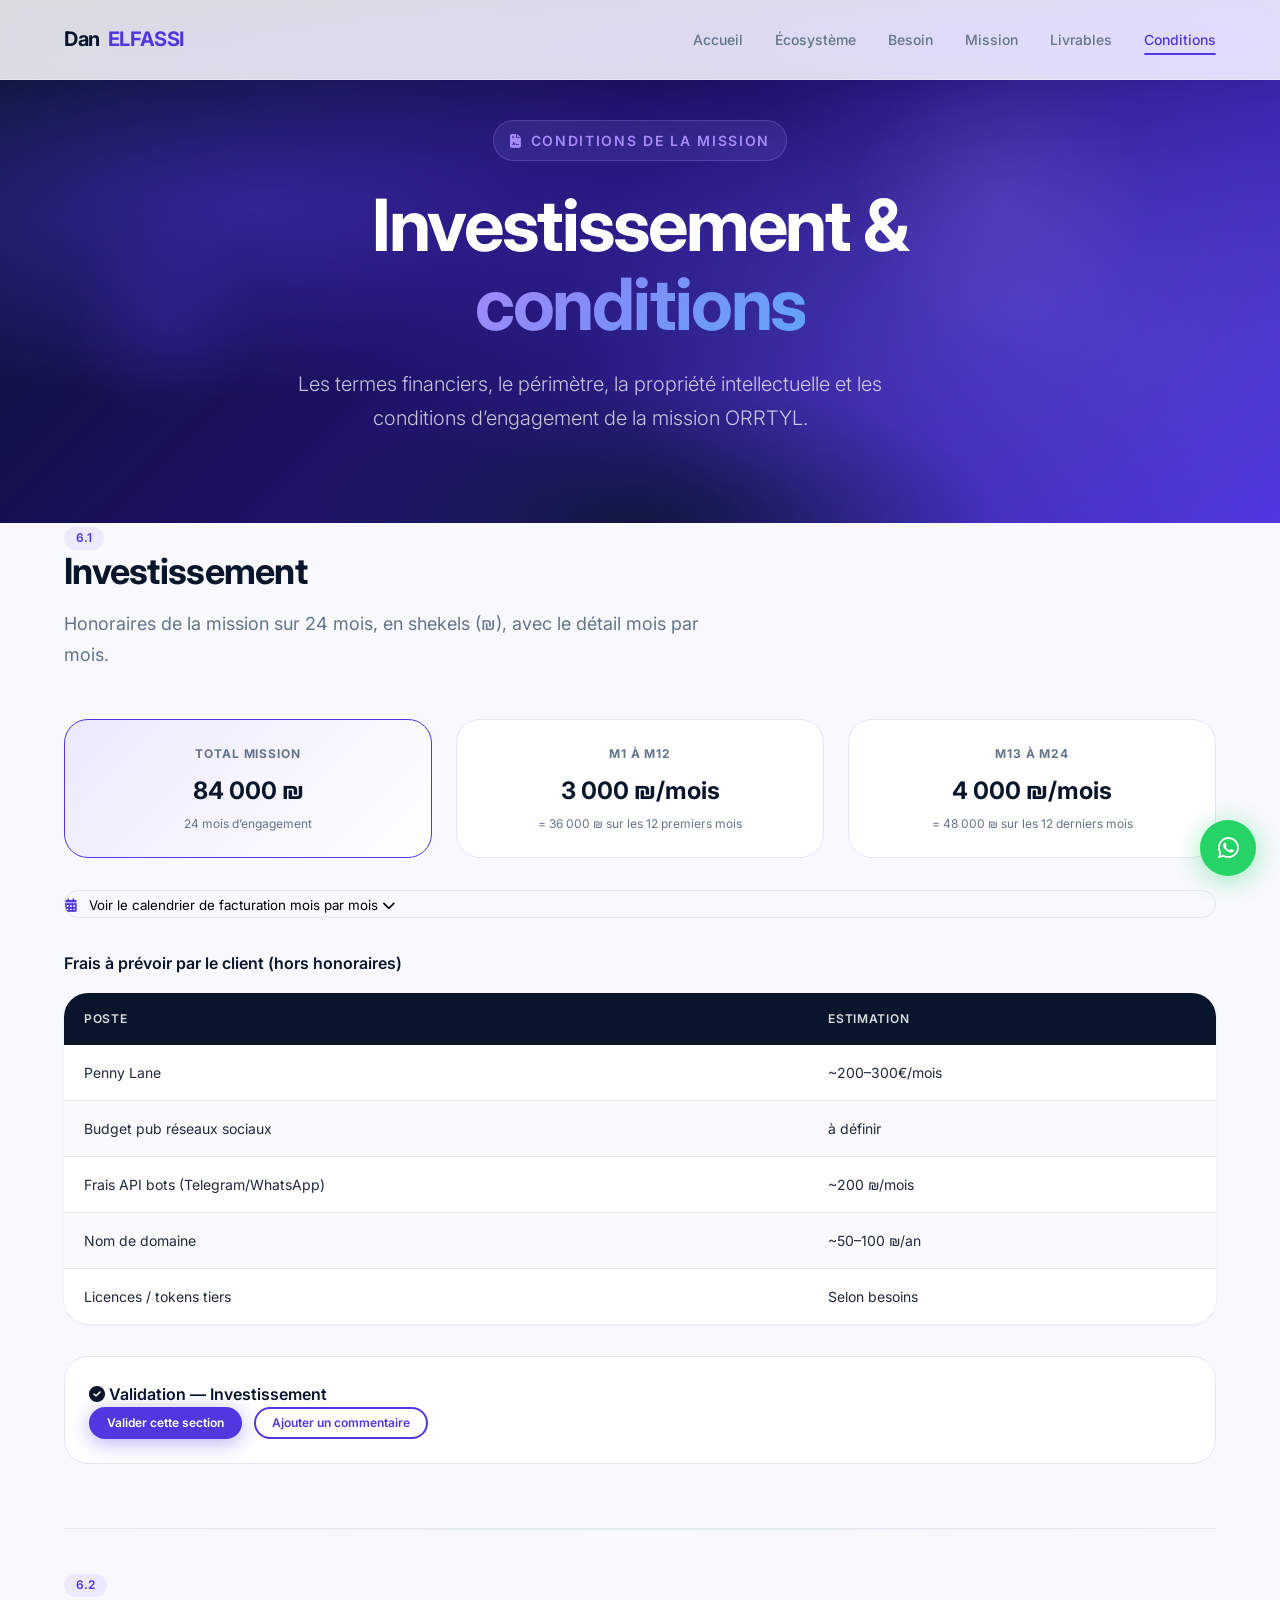
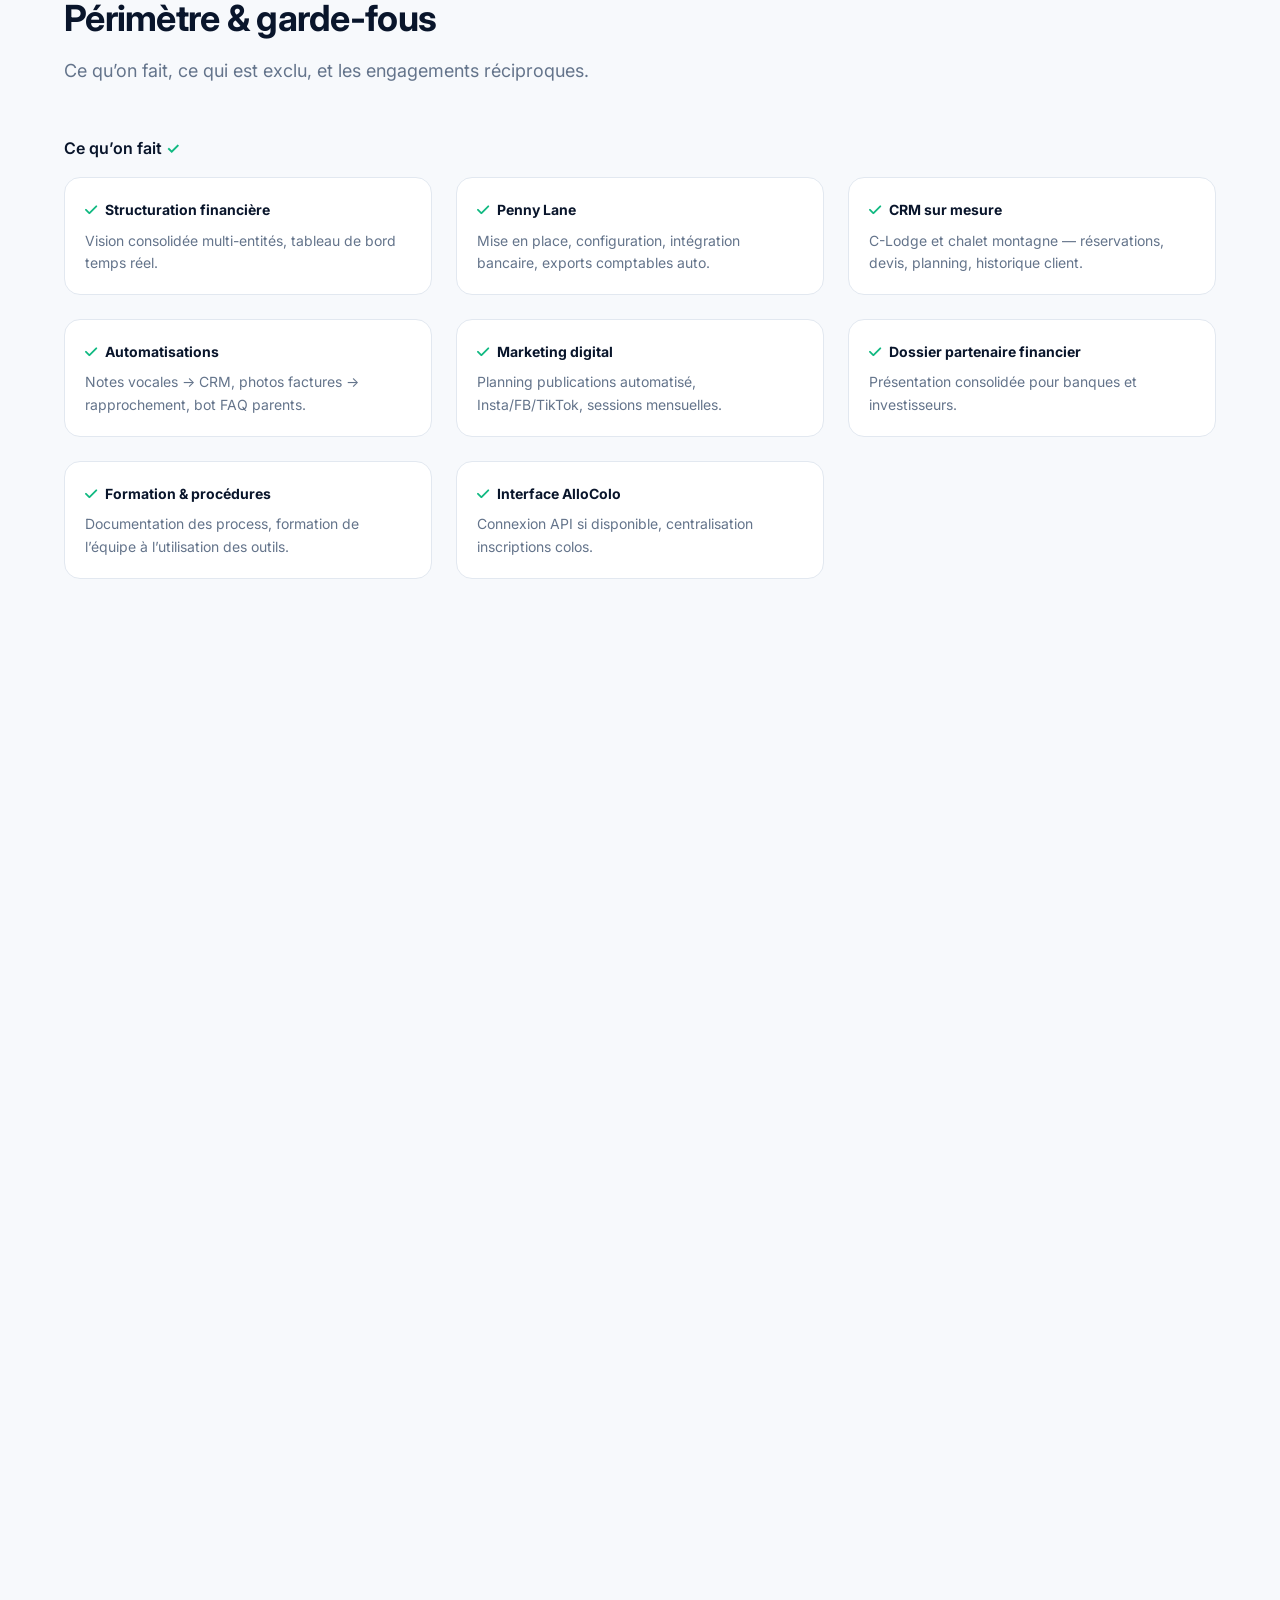
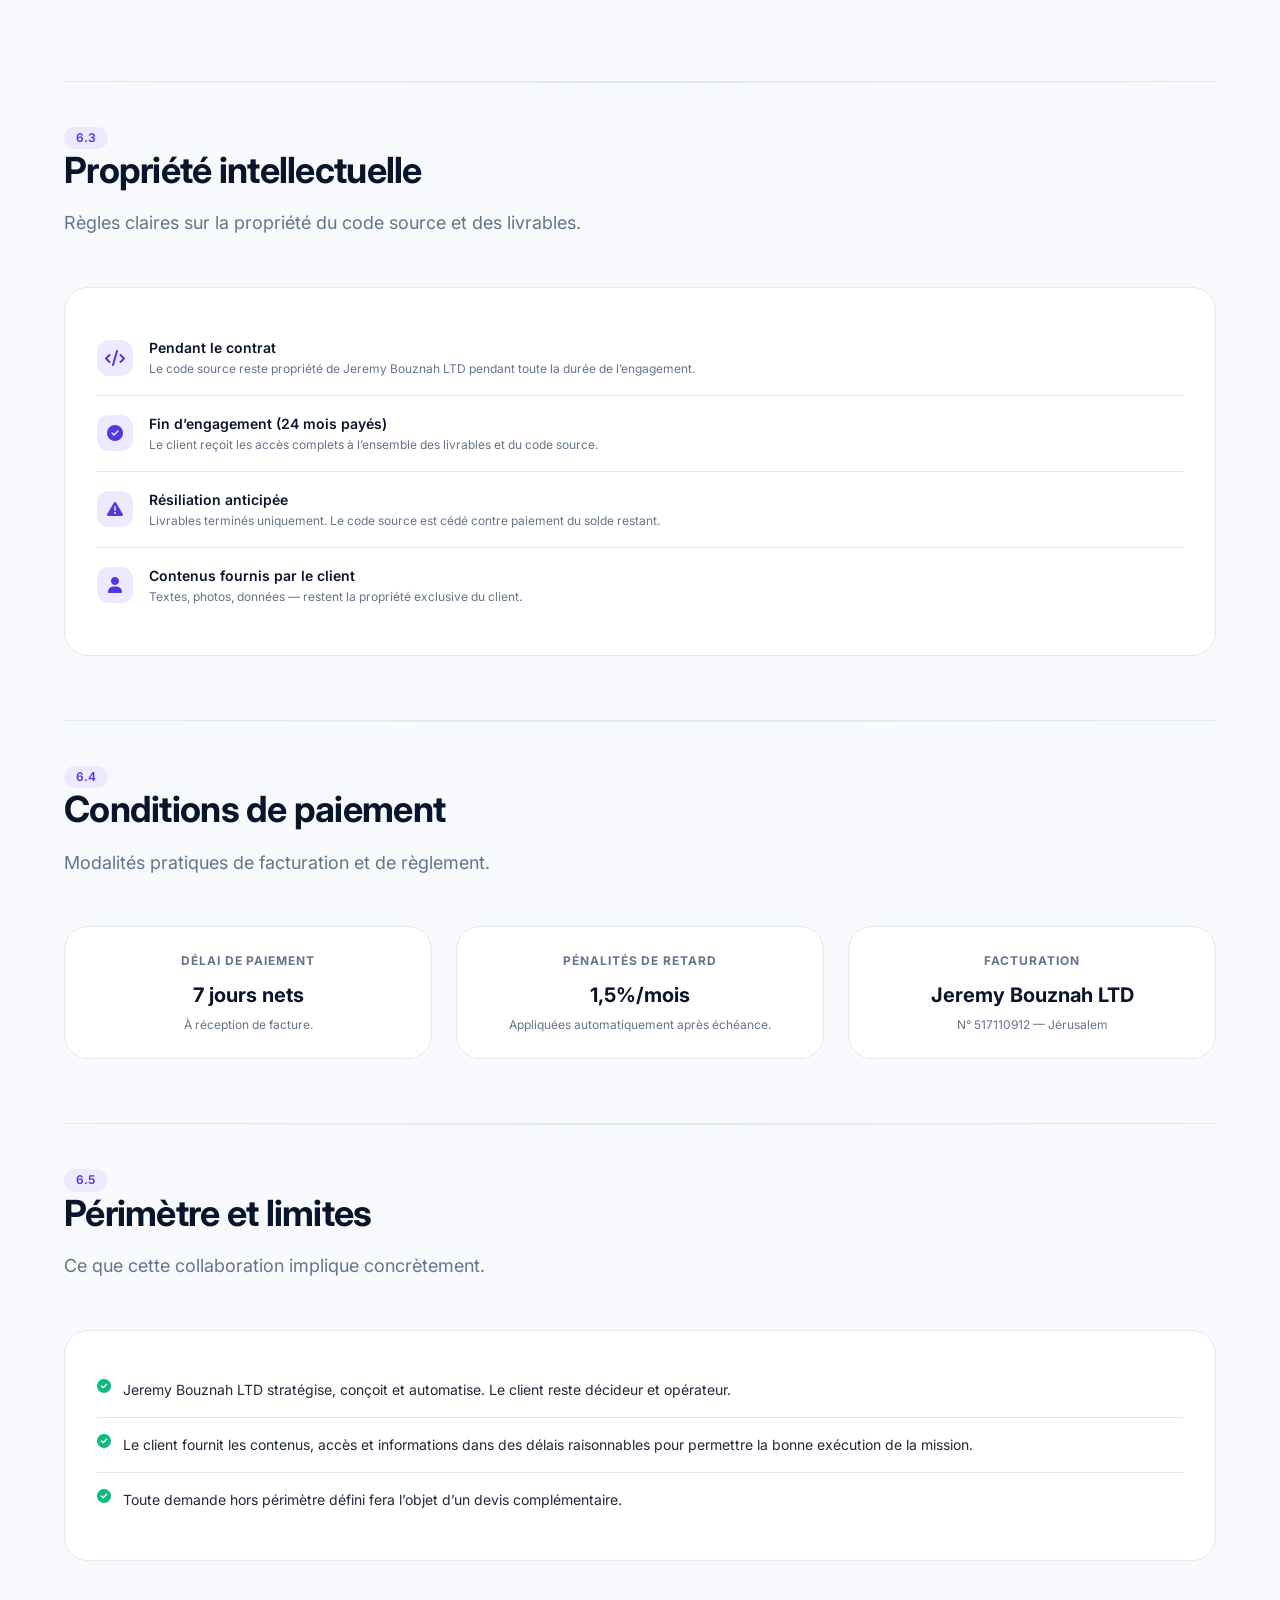
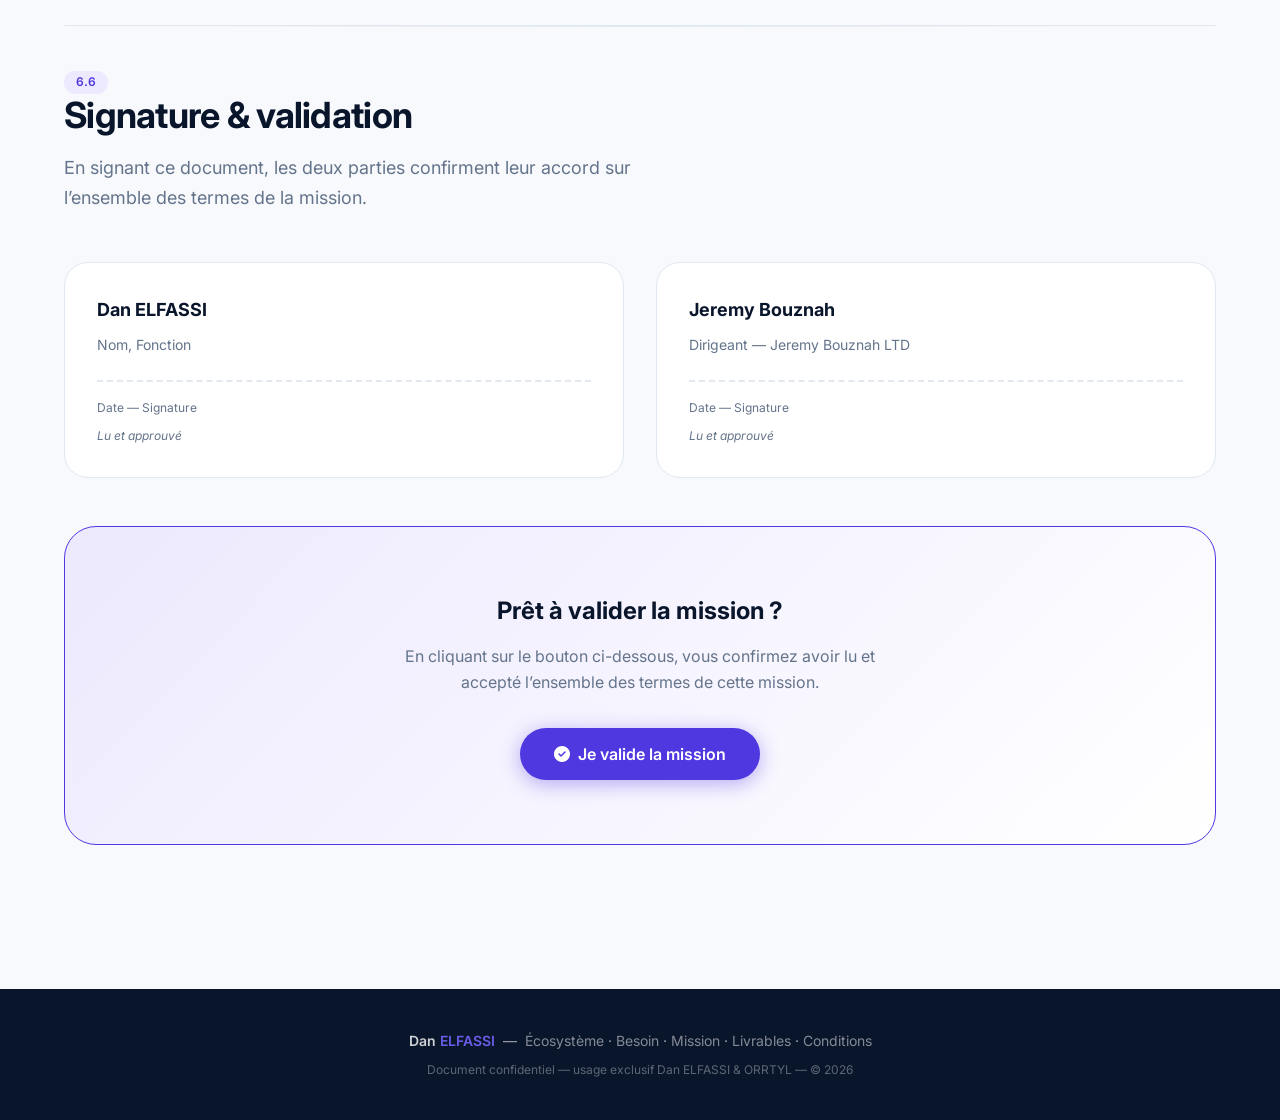
<file: conditions.html>
<!DOCTYPE html>
<html lang="fr">
<head>
  <meta charset="UTF-8">
  <meta name="viewport" content="width=device-width, initial-scale=1.0">
  <title>Conditions &mdash; Dan ELFASSI | ORRTYL</title>
  <link rel="preconnect" href="https://fonts.googleapis.com">
  <link rel="preconnect" href="https://fonts.gstatic.com" crossorigin>
  <link href="https://fonts.googleapis.com/css2?family=Inter:wght@300;400;500;600;700&family=Heebo:wght@300;400;500;600;700&display=swap" rel="stylesheet">
  <link rel="stylesheet" href="https://cdnjs.cloudflare.com/ajax/libs/font-awesome/6.5.1/css/all.min.css">
  <link rel="stylesheet" href="css/styles.css">
  <style>
    .conditions-table {
      width: 100%;
      border-collapse: collapse;
      font-size: var(--text-sm);
      background: var(--color-card-bg);
      border-radius: var(--radius-xl);
      overflow: hidden;
      box-shadow: var(--shadow-sm);
      margin-bottom: var(--space-6);
    }
    .conditions-table thead {
      background: var(--color-dark);
      color: white;
    }
    .conditions-table th {
      padding: var(--space-4) var(--space-5);
      text-align: left;
      font-size: var(--text-xs);
      font-weight: var(--weight-semibold);
      text-transform: uppercase;
      letter-spacing: 0.06em;
    }
    .conditions-table td {
      padding: var(--space-4) var(--space-5);
      border-bottom: 1px solid var(--color-border);
      color: var(--color-text);
      vertical-align: middle;
    }
    .conditions-table tr:last-child td { border-bottom: none; }
    .conditions-table tr:hover td { background: var(--color-page-bg); }
    .price-highlight {
      font-size: var(--text-2xl);
      font-weight: var(--weight-bold);
      color: var(--color-dark);
    }
    .price-sub {
      font-size: var(--text-xs);
      color: var(--color-text-secondary);
    }
    .scope-item {
      background: var(--color-card-bg);
      border: 1px solid var(--color-border);
      border-radius: var(--radius-lg);
      padding: var(--space-5);
    }
    .scope-item-title {
      font-size: var(--text-sm);
      font-weight: var(--weight-bold);
      color: var(--color-dark);
      margin-bottom: var(--space-2);
      display: flex;
      align-items: center;
      gap: var(--space-2);
    }
    .scope-item-desc {
      font-size: var(--text-sm);
      color: var(--color-text-secondary);
      line-height: 1.6;
    }
    .ip-row {
      display: flex;
      align-items: center;
      gap: var(--space-4);
      padding: var(--space-4) 0;
      border-bottom: 1px solid var(--color-border);
    }
    .ip-row:last-child { border-bottom: none; }
    .ip-icon {
      width: 36px;
      height: 36px;
      border-radius: var(--radius-md);
      background: var(--color-primary-bg);
      color: var(--color-primary);
      display: flex;
      align-items: center;
      justify-content: center;
      flex-shrink: 0;
    }
    .ip-label {
      font-size: var(--text-sm);
      font-weight: var(--weight-semibold);
      color: var(--color-dark);
    }
    .ip-desc {
      font-size: var(--text-xs);
      color: var(--color-text-secondary);
    }
    .payment-card {
      background: var(--color-card-bg);
      border: 1px solid var(--color-border);
      border-radius: var(--radius-xl);
      padding: var(--space-6);
      text-align: center;
    }
    .payment-card.featured {
      border-color: var(--color-primary);
      background: linear-gradient(135deg, var(--color-primary-bg), var(--color-card-bg));
    }
    .payment-label {
      font-size: var(--text-xs);
      font-weight: var(--weight-bold);
      text-transform: uppercase;
      letter-spacing: 0.08em;
      color: var(--color-text-secondary);
      margin-bottom: var(--space-2);
    }
    .payment-amount {
      font-size: var(--text-2xl);
      font-weight: var(--weight-bold);
      color: var(--color-dark);
      margin-bottom: var(--space-1);
    }
    .payment-desc {
      font-size: var(--text-xs);
      color: var(--color-text-secondary);
      line-height: 1.5;
    }
    .limit-item {
      display: flex;
      align-items: flex-start;
      gap: var(--space-3);
      padding: var(--space-4) 0;
      border-bottom: 1px solid var(--color-border);
      font-size: var(--text-sm);
      color: var(--color-text);
      line-height: 1.6;
    }
    .limit-item:last-child { border-bottom: none; }
    .limit-item-icon {
      color: #f59e0b;
      flex-shrink: 0;
      margin-top: 2px;
    }
    .signature-box {
      background: var(--color-card-bg);
      border: 1px solid var(--color-border);
      border-radius: var(--radius-xl);
      padding: var(--space-8);
    }
    .signature-name {
      font-size: var(--text-lg);
      font-weight: var(--weight-bold);
      color: var(--color-dark);
      margin-bottom: var(--space-2);
    }
    .signature-role {
      font-size: var(--text-sm);
      color: var(--color-text-secondary);
      margin-bottom: var(--space-6);
    }
    .signature-line {
      border-top: 2px dashed var(--color-border);
      padding-top: var(--space-4);
      font-size: var(--text-xs);
      color: var(--color-text-secondary);
    }
    .section-divider {
      border: none;
      border-top: 1px solid var(--color-border);
      margin: var(--space-10) 0;
    }
    .cta-block {
      text-align: center;
      padding: var(--space-16) var(--space-4);
      background: linear-gradient(135deg, var(--color-primary-bg), var(--color-card-bg));
      border-radius: var(--radius-2xl);
      border: 1px solid var(--color-primary);
      margin-top: var(--space-12);
    }
    @media (max-width: 768px) {
      .conditions-table { display: block; overflow-x: auto; }
    }
  </style>
</head>
<body data-page="conditions">

  <div id="progress-bar"></div>

  <!-- NAV -->
  <nav class="nav nav-glass" id="main-nav">
    <div class="nav-inner">
      <a href="index.html" class="nav-logo">Dan <span class="logo-accent">ELFASSI</span></a>
      <div class="nav-links">
        <a href="index.html" class="nav-link">Accueil</a>
        <a href="ecosysteme.html" class="nav-link">&Eacute;cosyst&egrave;me</a>
        <a href="besoin.html" class="nav-link">Besoin</a>
        <a href="mission.html" class="nav-link">Mission</a>
        <a href="livrables.html" class="nav-link">Livrables</a>
        <a href="conditions.html" class="nav-link active">Conditions</a>
      </div>
      <div class="nav-hamburger" id="hamburger">
        <span></span><span></span><span></span>
      </div>
    </div>
    <div class="nav-mobile" id="nav-mobile">
      <a href="index.html" class="nav-link">Accueil</a>
      <a href="ecosysteme.html" class="nav-link">&Eacute;cosyst&egrave;me</a>
      <a href="besoin.html" class="nav-link">Besoin</a>
      <a href="mission.html" class="nav-link">Mission</a>
      <a href="livrables.html" class="nav-link">Livrables</a>
      <a href="conditions.html" class="nav-link active">Conditions</a>
    </div>
  </nav>

  <!-- HERO MINI -->
  <section class="hero" style="min-height:40vh; padding-top:120px; padding-bottom:var(--space-12);">
    <div class="hero-particles" aria-hidden="true"></div>
    <div class="container">
      <div class="hero-content" style="text-align:center; max-width:700px; margin:0 auto;">
        <p class="hero-eyebrow reveal" data-delay="0"><i class="fa-solid fa-file-contract"></i> Conditions de la mission</p>
        <h1 class="hero-title reveal" data-delay="1">Investissement &amp; <span class="gradient-text">conditions</span></h1>
        <p class="hero-subtitle reveal" data-delay="2">Les termes financiers, le p&eacute;rim&egrave;tre, la propri&eacute;t&eacute; intellectuelle et les conditions d&rsquo;engagement de la mission ORRTYL.</p>
      </div>
    </div>
  </section>

  <main class="container" style="padding-bottom:var(--space-20);">

    <!-- 6.1 INVESTISSEMENT -->
    <section id="investissement" style="margin-bottom:var(--space-16);">
      <div class="section-header reveal" data-delay="0">
        <span class="badge badge-primary">6.1</span>
        <h2 class="section-title">Investissement</h2>
        <p class="section-subtitle">Honoraires de la mission sur 24 mois, en shekels (&#8362;), avec le d&eacute;tail mois par mois.</p>
      </div>

      <div class="grid-3" style="margin-bottom:var(--space-8);">
        <div class="payment-card featured reveal" data-delay="1">
          <div class="payment-label">Total mission</div>
          <div class="payment-amount">84 000 &#8362;</div>
          <div class="payment-desc">24 mois d&rsquo;engagement</div>
        </div>
        <div class="payment-card reveal" data-delay="2">
          <div class="payment-label">M1 &agrave; M12</div>
          <div class="payment-amount">3 000 &#8362;/mois</div>
          <div class="payment-desc">= 36 000 &#8362; sur les 12 premiers mois</div>
        </div>
        <div class="payment-card reveal" data-delay="3">
          <div class="payment-label">M13 &agrave; M24</div>
          <div class="payment-amount">4 000 &#8362;/mois</div>
          <div class="payment-desc">= 48 000 &#8362; sur les 12 derniers mois</div>
        </div>
      </div>

      <!-- Accordion calendrier mensuel -->
      <div class="accordion reveal" data-delay="4">
        <div class="accordion-item">
          <button class="accordion-header">
            <span><i class="fa-solid fa-calendar-days" style="color:var(--color-primary);margin-right:var(--space-2);"></i> Voir le calendrier de facturation mois par mois</span>
            <i class="fa-solid fa-chevron-down"></i>
          </button>
          <div class="accordion-content">
            <table class="conditions-table" style="margin-top:var(--space-4);">
              <thead>
                <tr>
                  <th>Mois</th>
                  <th>Montant (&#8362;)</th>
                </tr>
              </thead>
              <tbody>
                <tr><td>M1</td><td><strong>3 000 &#8362;</strong></td></tr>
                <tr><td>M2</td><td><strong>3 000 &#8362;</strong></td></tr>
                <tr><td>M3</td><td><strong>3 000 &#8362;</strong></td></tr>
                <tr><td>M4</td><td><strong>3 000 &#8362;</strong></td></tr>
                <tr><td>M5</td><td><strong>3 000 &#8362;</strong></td></tr>
                <tr><td>M6</td><td><strong>3 000 &#8362;</strong></td></tr>
                <tr><td>M7</td><td><strong>3 000 &#8362;</strong></td></tr>
                <tr><td>M8</td><td><strong>3 000 &#8362;</strong></td></tr>
                <tr><td>M9</td><td><strong>3 000 &#8362;</strong></td></tr>
                <tr><td>M10</td><td><strong>3 000 &#8362;</strong></td></tr>
                <tr><td>M11</td><td><strong>3 000 &#8362;</strong></td></tr>
                <tr><td>M12</td><td><strong>3 000 &#8362;</strong></td></tr>
                <tr><td>M13</td><td><strong>4 000 &#8362;</strong></td></tr>
                <tr><td>M14</td><td><strong>4 000 &#8362;</strong></td></tr>
                <tr><td>M15</td><td><strong>4 000 &#8362;</strong></td></tr>
                <tr><td>M16</td><td><strong>4 000 &#8362;</strong></td></tr>
                <tr><td>M17</td><td><strong>4 000 &#8362;</strong></td></tr>
                <tr><td>M18</td><td><strong>4 000 &#8362;</strong></td></tr>
                <tr><td>M19</td><td><strong>4 000 &#8362;</strong></td></tr>
                <tr><td>M20</td><td><strong>4 000 &#8362;</strong></td></tr>
                <tr><td>M21</td><td><strong>4 000 &#8362;</strong></td></tr>
                <tr><td>M22</td><td><strong>4 000 &#8362;</strong></td></tr>
                <tr><td>M23</td><td><strong>4 000 &#8362;</strong></td></tr>
                <tr><td>M24</td><td><strong>4 000 &#8362;</strong></td></tr>
              </tbody>
            </table>
          </div>
        </div>
      </div>

      <!-- Frais client -->
      <h3 class="reveal" data-delay="5" style="font-size:var(--text-base);font-weight:var(--weight-semibold);color:var(--color-dark);margin:var(--space-8) 0 var(--space-4);">Frais &agrave; pr&eacute;voir par le client (hors honoraires)</h3>
      <table class="conditions-table reveal" data-delay="6" style="margin-top:var(--space-4);">
        <thead>
          <tr>
            <th>Poste</th>
            <th>Estimation</th>
          </tr>
        </thead>
        <tbody>
          <tr><td>Penny Lane</td><td>~200&ndash;300&euro;/mois</td></tr>
          <tr><td>Budget pub r&eacute;seaux sociaux</td><td>&agrave; d&eacute;finir</td></tr>
          <tr><td>Frais API bots (Telegram/WhatsApp)</td><td>~200 &#8362;/mois</td></tr>
          <tr><td>Nom de domaine</td><td>~50&ndash;100 &#8362;/an</td></tr>
          <tr><td>Licences / tokens tiers</td><td>Selon besoins</td></tr>
        </tbody>
      </table>

      <div class="validation-widget reveal" data-delay="7" style="margin-top:var(--space-8);">
        <div class="validation-header">
          <div class="validation-title"><i class="fa-solid fa-check-circle"></i> Validation &mdash; Investissement</div>
        </div>
        <div class="validation-actions">
          <button class="btn btn-primary btn-sm valid-btn" data-section="investissement" data-label-default="Valider cette section" data-label-done="Section valid&eacute;e &#10003;">Valider cette section</button>
          <button class="btn btn-outline btn-sm comment-btn" data-section="investissement">Ajouter un commentaire</button>
        </div>
        <div class="comment-area" data-section="investissement" style="display:none;">
          <textarea class="comment-input" placeholder="Votre commentaire sur l&rsquo;investissement&hellip;" rows="3"></textarea>
        </div>
      </div>
    </section>

    <hr class="section-divider">

    <!-- 6.2 PÉRIMÈTRE & GARDE-FOUS -->
    <section id="perimetre" style="margin-bottom:var(--space-16);">
      <div class="section-header reveal" data-delay="0">
        <span class="badge badge-primary">6.2</span>
        <h2 class="section-title">P&eacute;rim&egrave;tre &amp; garde-fous</h2>
        <p class="section-subtitle">Ce qu&rsquo;on fait, ce qui est exclu, et les engagements r&eacute;ciproques.</p>
      </div>

      <h3 class="reveal" data-delay="1" style="font-size:var(--text-base);font-weight:var(--weight-semibold);color:var(--color-dark);margin-bottom:var(--space-4);">Ce qu&rsquo;on fait <span style="color:#10b981;">&#10003;</span></h3>
      <div class="grid-3" style="margin-bottom:var(--space-8);">
        <div class="scope-item reveal" data-delay="2">
          <div class="scope-item-title"><i class="fa-solid fa-check" style="color:#10b981;"></i> Structuration financi&egrave;re</div>
          <div class="scope-item-desc">Vision consolid&eacute;e multi-entit&eacute;s, tableau de bord temps r&eacute;el.</div>
        </div>
        <div class="scope-item reveal" data-delay="3">
          <div class="scope-item-title"><i class="fa-solid fa-check" style="color:#10b981;"></i> Penny Lane</div>
          <div class="scope-item-desc">Mise en place, configuration, int&eacute;gration bancaire, exports comptables auto.</div>
        </div>
        <div class="scope-item reveal" data-delay="4">
          <div class="scope-item-title"><i class="fa-solid fa-check" style="color:#10b981;"></i> CRM sur mesure</div>
          <div class="scope-item-desc">C-Lodge et chalet montagne &mdash; r&eacute;servations, devis, planning, historique client.</div>
        </div>
        <div class="scope-item reveal" data-delay="5">
          <div class="scope-item-title"><i class="fa-solid fa-check" style="color:#10b981;"></i> Automatisations</div>
          <div class="scope-item-desc">Notes vocales &rarr; CRM, photos factures &rarr; rapprochement, bot FAQ parents.</div>
        </div>
        <div class="scope-item reveal" data-delay="6">
          <div class="scope-item-title"><i class="fa-solid fa-check" style="color:#10b981;"></i> Marketing digital</div>
          <div class="scope-item-desc">Planning publications automatis&eacute;, Insta/FB/TikTok, sessions mensuelles.</div>
        </div>
        <div class="scope-item reveal" data-delay="7">
          <div class="scope-item-title"><i class="fa-solid fa-check" style="color:#10b981;"></i> Dossier partenaire financier</div>
          <div class="scope-item-desc">Pr&eacute;sentation consolid&eacute;e pour banques et investisseurs.</div>
        </div>
        <div class="scope-item reveal" data-delay="8">
          <div class="scope-item-title"><i class="fa-solid fa-check" style="color:#10b981;"></i> Formation &amp; proc&eacute;dures</div>
          <div class="scope-item-desc">Documentation des process, formation de l&rsquo;&eacute;quipe &agrave; l&rsquo;utilisation des outils.</div>
        </div>
        <div class="scope-item reveal" data-delay="9">
          <div class="scope-item-title"><i class="fa-solid fa-check" style="color:#10b981;"></i> Interface AlloColo</div>
          <div class="scope-item-desc">Connexion API si disponible, centralisation inscriptions colos.</div>
        </div>
        <div class="scope-item reveal" data-delay="10">
          <div class="scope-item-title"><i class="fa-solid fa-check" style="color:#10b981;"></i> Plateforme dons</div>
          <div class="scope-item-desc">Stripe/Link, mur donateurs, tombola, promesses de dons &mdash; 0% frais.</div>
        </div>
        <div class="scope-item reveal" data-delay="11">
          <div class="scope-item-title"><i class="fa-solid fa-check" style="color:#10b981;"></i> Cartes bleues &eacute;quipes</div>
          <div class="scope-item-desc">Via Penny Lane, avec contr&ocirc;le et cat&eacute;gorisation automatique.</div>
        </div>
      </div>

      <h3 class="reveal" data-delay="12" style="font-size:var(--text-base);font-weight:var(--weight-semibold);color:var(--color-dark);margin-bottom:var(--space-4);">Exclusions</h3>
      <div class="reveal" data-delay="13" style="background:var(--color-card-bg);border:1px solid var(--color-border);border-radius:var(--radius-xl);padding:var(--space-8);margin-bottom:var(--space-8);">
        <div class="limit-item">
          <i class="fa-solid fa-circle-xmark limit-item-icon"></i>
          <div>Cr&eacute;ation de contenu photo/vid&eacute;o professionnel (tournage, montage pro)</div>
        </div>
        <div class="limit-item">
          <i class="fa-solid fa-circle-xmark limit-item-icon"></i>
          <div>Budgets publicitaires (Meta, TikTok, Google) &mdash; pay&eacute;s directement par le client</div>
        </div>
        <div class="limit-item">
          <i class="fa-solid fa-circle-xmark limit-item-icon"></i>
          <div>Abonnements aux outils tiers (Penny Lane, h&eacute;bergement, emailing)</div>
        </div>
        <div class="limit-item">
          <i class="fa-solid fa-circle-xmark limit-item-icon"></i>
          <div>Impressions physiques (flyers, cartes de visite, signal&eacute;tique)</div>
        </div>
        <div class="limit-item">
          <i class="fa-solid fa-circle-xmark limit-item-icon"></i>
          <div>Expertise-comptable et validation fiscale (responsabilit&eacute; de l&rsquo;expert-comptable)</div>
        </div>
        <div class="limit-item">
          <i class="fa-solid fa-circle-xmark limit-item-icon"></i>
          <div>Traductions autres que fran&ccedil;ais et h&eacute;breu</div>
        </div>
      </div>

      <h3 class="reveal" data-delay="14" style="font-size:var(--text-base);font-weight:var(--weight-semibold);color:var(--color-dark);margin-bottom:var(--space-4);">Engagements r&eacute;ciproques</h3>
      <div class="grid-2 reveal" data-delay="15">
        <div class="scope-item">
          <div class="scope-item-title" style="color:var(--color-dark);">Dan ELFASSI s&rsquo;engage &agrave;</div>
          <div class="scope-item-desc">
            <ul style="margin:0;padding-left:var(--space-4);display:flex;flex-direction:column;gap:var(--space-2);">
              <li>Rester l&rsquo;interlocuteur r&eacute;f&eacute;rent</li>
              <li>Fournir les acc&egrave;s (comptes bancaires, Drive, AlloColo, JotForm)</li>
              <li>Participer aux points d&rsquo;arbitrage (3 &times; 45 min/semaine en phase intensive)</li>
              <li>Fournir les informations dans des d&eacute;lais raisonnables</li>
            </ul>
          </div>
        </div>
        <div class="scope-item">
          <div class="scope-item-title" style="color:var(--color-dark);">Jeremy Bouznah LTD s&rsquo;engage &agrave;</div>
          <div class="scope-item-desc">
            <ul style="margin:0;padding-left:var(--space-4);display:flex;flex-direction:column;gap:var(--space-2);">
              <li>Respecter le p&eacute;rim&egrave;tre et les livrables</li>
              <li>Confidentialit&eacute; absolue</li>
              <li>Communication proactive</li>
              <li>Livrables fonctionnels &mdash; &laquo;&nbsp;pr&ecirc;ts &agrave; manger, pas des ingr&eacute;dients dans des bols&nbsp;&raquo;</li>
            </ul>
          </div>
        </div>
      </div>

      <div class="validation-widget reveal" data-delay="16" style="margin-top:var(--space-8);">
        <div class="validation-header">
          <div class="validation-title"><i class="fa-solid fa-check-circle"></i> Validation &mdash; P&eacute;rim&egrave;tre</div>
        </div>
        <div class="validation-actions">
          <button class="btn btn-primary btn-sm valid-btn" data-section="perimetre" data-label-default="Valider cette section" data-label-done="Section valid&eacute;e &#10003;">Valider cette section</button>
          <button class="btn btn-outline btn-sm comment-btn" data-section="perimetre">Ajouter un commentaire</button>
        </div>
        <div class="comment-area" data-section="perimetre" style="display:none;">
          <textarea class="comment-input" placeholder="Votre commentaire sur le p&eacute;rim&egrave;tre&hellip;" rows="3"></textarea>
        </div>
      </div>
    </section>

    <hr class="section-divider">

    <!-- 6.3 PROPRIÉTÉ INTELLECTUELLE -->
    <section id="propriete" style="margin-bottom:var(--space-16);">
      <div class="section-header reveal" data-delay="0">
        <span class="badge badge-primary">6.3</span>
        <h2 class="section-title">Propri&eacute;t&eacute; intellectuelle</h2>
        <p class="section-subtitle">R&egrave;gles claires sur la propri&eacute;t&eacute; du code source et des livrables.</p>
      </div>

      <div class="reveal" data-delay="1" style="background:var(--color-card-bg);border:1px solid var(--color-border);border-radius:var(--radius-xl);padding:var(--space-8);">
        <div class="ip-row">
          <div class="ip-icon"><i class="fa-solid fa-code"></i></div>
          <div>
            <div class="ip-label">Pendant le contrat</div>
            <div class="ip-desc">Le code source reste propri&eacute;t&eacute; de Jeremy Bouznah LTD pendant toute la dur&eacute;e de l&rsquo;engagement.</div>
          </div>
        </div>
        <div class="ip-row">
          <div class="ip-icon"><i class="fa-solid fa-circle-check"></i></div>
          <div>
            <div class="ip-label">Fin d&rsquo;engagement (24 mois pay&eacute;s)</div>
            <div class="ip-desc">Le client re&ccedil;oit les acc&egrave;s complets &agrave; l&rsquo;ensemble des livrables et du code source.</div>
          </div>
        </div>
        <div class="ip-row">
          <div class="ip-icon"><i class="fa-solid fa-triangle-exclamation"></i></div>
          <div>
            <div class="ip-label">R&eacute;siliation anticip&eacute;e</div>
            <div class="ip-desc">Livrables termin&eacute;s uniquement. Le code source est c&eacute;d&eacute; contre paiement du solde restant.</div>
          </div>
        </div>
        <div class="ip-row">
          <div class="ip-icon"><i class="fa-solid fa-user"></i></div>
          <div>
            <div class="ip-label">Contenus fournis par le client</div>
            <div class="ip-desc">Textes, photos, donn&eacute;es &mdash; restent la propri&eacute;t&eacute; exclusive du client.</div>
          </div>
        </div>
      </div>
    </section>

    <hr class="section-divider">

    <!-- 6.4 CONDITIONS DE PAIEMENT -->
    <section id="paiement" style="margin-bottom:var(--space-16);">
      <div class="section-header reveal" data-delay="0">
        <span class="badge badge-primary">6.4</span>
        <h2 class="section-title">Conditions de paiement</h2>
        <p class="section-subtitle">Modalit&eacute;s pratiques de facturation et de r&egrave;glement.</p>
      </div>

      <div class="grid-3 reveal" data-delay="1">
        <div class="payment-card">
          <div class="payment-label">D&eacute;lai de paiement</div>
          <div class="payment-amount" style="font-size:var(--text-xl);">7 jours nets</div>
          <div class="payment-desc">&Agrave; r&eacute;ception de facture.</div>
        </div>
        <div class="payment-card">
          <div class="payment-label">P&eacute;nalit&eacute;s de retard</div>
          <div class="payment-amount" style="font-size:var(--text-xl);">1,5%/mois</div>
          <div class="payment-desc">Appliqu&eacute;es automatiquement apr&egrave;s &eacute;ch&eacute;ance.</div>
        </div>
        <div class="payment-card">
          <div class="payment-label">Facturation</div>
          <div class="payment-amount" style="font-size:var(--text-xl);">Jeremy Bouznah LTD</div>
          <div class="payment-desc">N&deg;&nbsp;517110912 &mdash; J&eacute;rusalem</div>
        </div>
      </div>
    </section>

    <hr class="section-divider">

    <!-- 6.5 PÉRIMÈTRE ET LIMITES -->
    <section id="limites" style="margin-bottom:var(--space-16);">
      <div class="section-header reveal" data-delay="0">
        <span class="badge badge-primary">6.5</span>
        <h2 class="section-title">P&eacute;rim&egrave;tre et limites</h2>
        <p class="section-subtitle">Ce que cette collaboration implique concr&egrave;tement.</p>
      </div>

      <div class="reveal" data-delay="1" style="background:var(--color-card-bg);border:1px solid var(--color-border);border-radius:var(--radius-xl);padding:var(--space-8);">
        <div class="limit-item">
          <i class="fa-solid fa-circle-check" style="color:#10b981;" class="limit-item-icon"></i>
          <div>Jeremy Bouznah LTD strat&eacute;gise, con&ccedil;oit et automatise. Le client reste d&eacute;cideur et op&eacute;rateur.</div>
        </div>
        <div class="limit-item">
          <i class="fa-solid fa-circle-check" style="color:#10b981;" class="limit-item-icon"></i>
          <div>Le client fournit les contenus, acc&egrave;s et informations dans des d&eacute;lais raisonnables pour permettre la bonne ex&eacute;cution de la mission.</div>
        </div>
        <div class="limit-item">
          <i class="fa-solid fa-circle-check" style="color:#10b981;" class="limit-item-icon"></i>
          <div>Toute demande hors p&eacute;rim&egrave;tre d&eacute;fini fera l&rsquo;objet d&rsquo;un devis compl&eacute;mentaire.</div>
        </div>
      </div>
    </section>

    <hr class="section-divider">

    <!-- 6.6 SIGNATURES -->
    <section id="signatures" style="margin-bottom:var(--space-16);">
      <div class="section-header reveal" data-delay="0">
        <span class="badge badge-primary">6.6</span>
        <h2 class="section-title">Signature &amp; validation</h2>
        <p class="section-subtitle">En signant ce document, les deux parties confirment leur accord sur l&rsquo;ensemble des termes de la mission.</p>
      </div>

      <div class="grid-2 reveal" data-delay="1" style="margin-bottom:var(--space-8);">
        <div class="signature-box">
          <div class="signature-name">Dan ELFASSI</div>
          <div class="signature-role">Nom, Fonction</div>
          <div class="signature-line">
            Date &mdash; Signature<br>
            <span style="display:inline-block;margin-top:var(--space-2);font-style:italic;">Lu et approuv&eacute;</span>
          </div>
        </div>
        <div class="signature-box">
          <div class="signature-name">Jeremy Bouznah</div>
          <div class="signature-role">Dirigeant &mdash; Jeremy Bouznah LTD</div>
          <div class="signature-line">
            Date &mdash; Signature<br>
            <span style="display:inline-block;margin-top:var(--space-2);font-style:italic;">Lu et approuv&eacute;</span>
          </div>
        </div>
      </div>

      <!-- Grand CTA de validation -->
      <div class="cta-block reveal" data-delay="2">
        <p style="font-size:var(--text-2xl);font-weight:var(--weight-bold);color:var(--color-dark);margin-bottom:var(--space-3);">Pr&ecirc;t &agrave; valider la mission ?</p>
        <p style="font-size:var(--text-base);color:var(--color-text-secondary);margin-bottom:var(--space-8);max-width:480px;margin-left:auto;margin-right:auto;">
          En cliquant sur le bouton ci-dessous, vous confirmez avoir lu et accept&eacute; l&rsquo;ensemble des termes de cette mission.
        </p>
        <button class="btn btn-primary btn-lg" id="validate-mission-btn" onclick="(function(){var done=localStorage.getItem('mission-validated')==='true';if(done){localStorage.removeItem('mission-validated');}else{localStorage.setItem('mission-validated','true');}var btn=document.getElementById('validate-mission-btn');btn.textContent=done?'Je valide la mission':'Mission valid\u00e9e \u2013 Merci Dan\u00a0!';})()">
          <i class="fa-solid fa-circle-check"></i> Je valide la mission
        </button>
      </div>
    </section>

  </main>

  <!-- FOOTER -->
  <footer style="background:var(--color-dark);color:rgba(255,255,255,0.6);text-align:center;padding:var(--space-10) var(--space-4);">
    <div class="container">
      <p style="font-size:var(--text-sm);margin-bottom:var(--space-2);">
        <a href="index.html" style="color:rgba(255,255,255,0.8);text-decoration:none;font-weight:var(--weight-semibold);">Dan <span style="color:var(--color-primary-light);">ELFASSI</span></a>
        &nbsp;&mdash;&nbsp;
        <a href="ecosysteme.html" style="color:rgba(255,255,255,0.5);text-decoration:none;">&Eacute;cosyst&egrave;me</a> &middot;
        <a href="besoin.html" style="color:rgba(255,255,255,0.5);text-decoration:none;">Besoin</a> &middot;
        <a href="mission.html" style="color:rgba(255,255,255,0.5);text-decoration:none;">Mission</a> &middot;
        <a href="livrables.html" style="color:rgba(255,255,255,0.5);text-decoration:none;">Livrables</a> &middot;
        <a href="conditions.html" style="color:rgba(255,255,255,0.5);text-decoration:none;">Conditions</a>
      </p>
      <p style="font-size:var(--text-xs);color:rgba(255,255,255,0.35);">Document confidentiel &mdash; usage exclusif Dan ELFASSI &amp; ORRTYL &mdash; &copy; 2026</p>
    </div>
  </footer>

  <!-- WhatsApp FAB -->
  <div class="whatsapp-fab">
    <div class="whatsapp-fab-label">Une question ?</div>
    <a href="https://wa.me/33763662002" target="_blank" rel="noopener" class="whatsapp-fab-btn" aria-label="Contacter via WhatsApp">
      <i class="fa-brands fa-whatsapp"></i>
    </a>
  </div>

  <script src="js/app.js"></script>
  <script>
    const pb = document.getElementById('progress-bar');
    if (pb) {
      window.addEventListener('scroll', () => {
        const pct = (window.scrollY / (document.body.scrollHeight - window.innerHeight)) * 100;
        pb.style.width = Math.min(pct, 100) + '%';
      }, { passive: true });
    }
    const nav = document.getElementById('main-nav');
    if (nav) {
      window.addEventListener('scroll', () => {
        nav.classList.toggle('scrolled', window.scrollY > 50);
      }, { passive: true });
    }
    const hb = document.getElementById('hamburger');
    const nm = document.getElementById('nav-mobile');
    if (hb && nm) {
      hb.addEventListener('click', () => {
        hb.classList.toggle('open');
        nm.classList.toggle('open');
      });
    }
  </script>
</body>
</html>
</file>
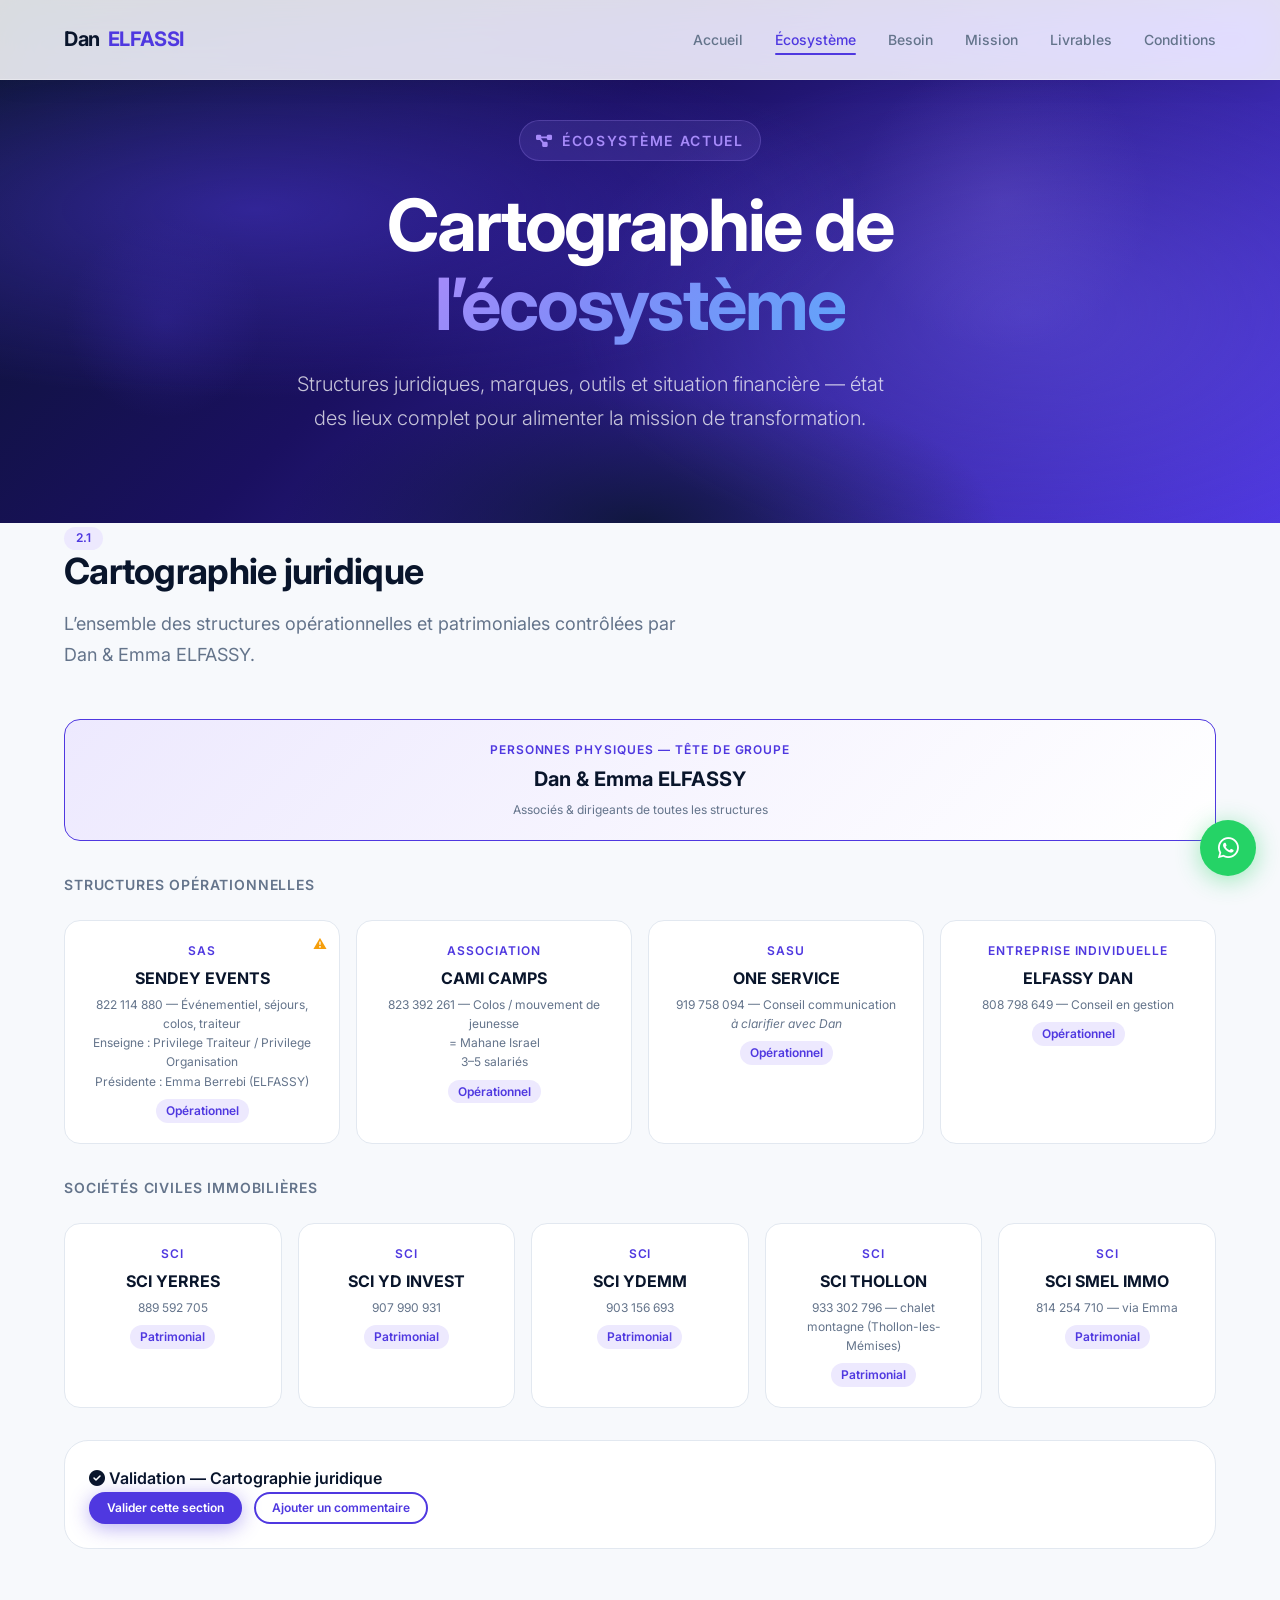
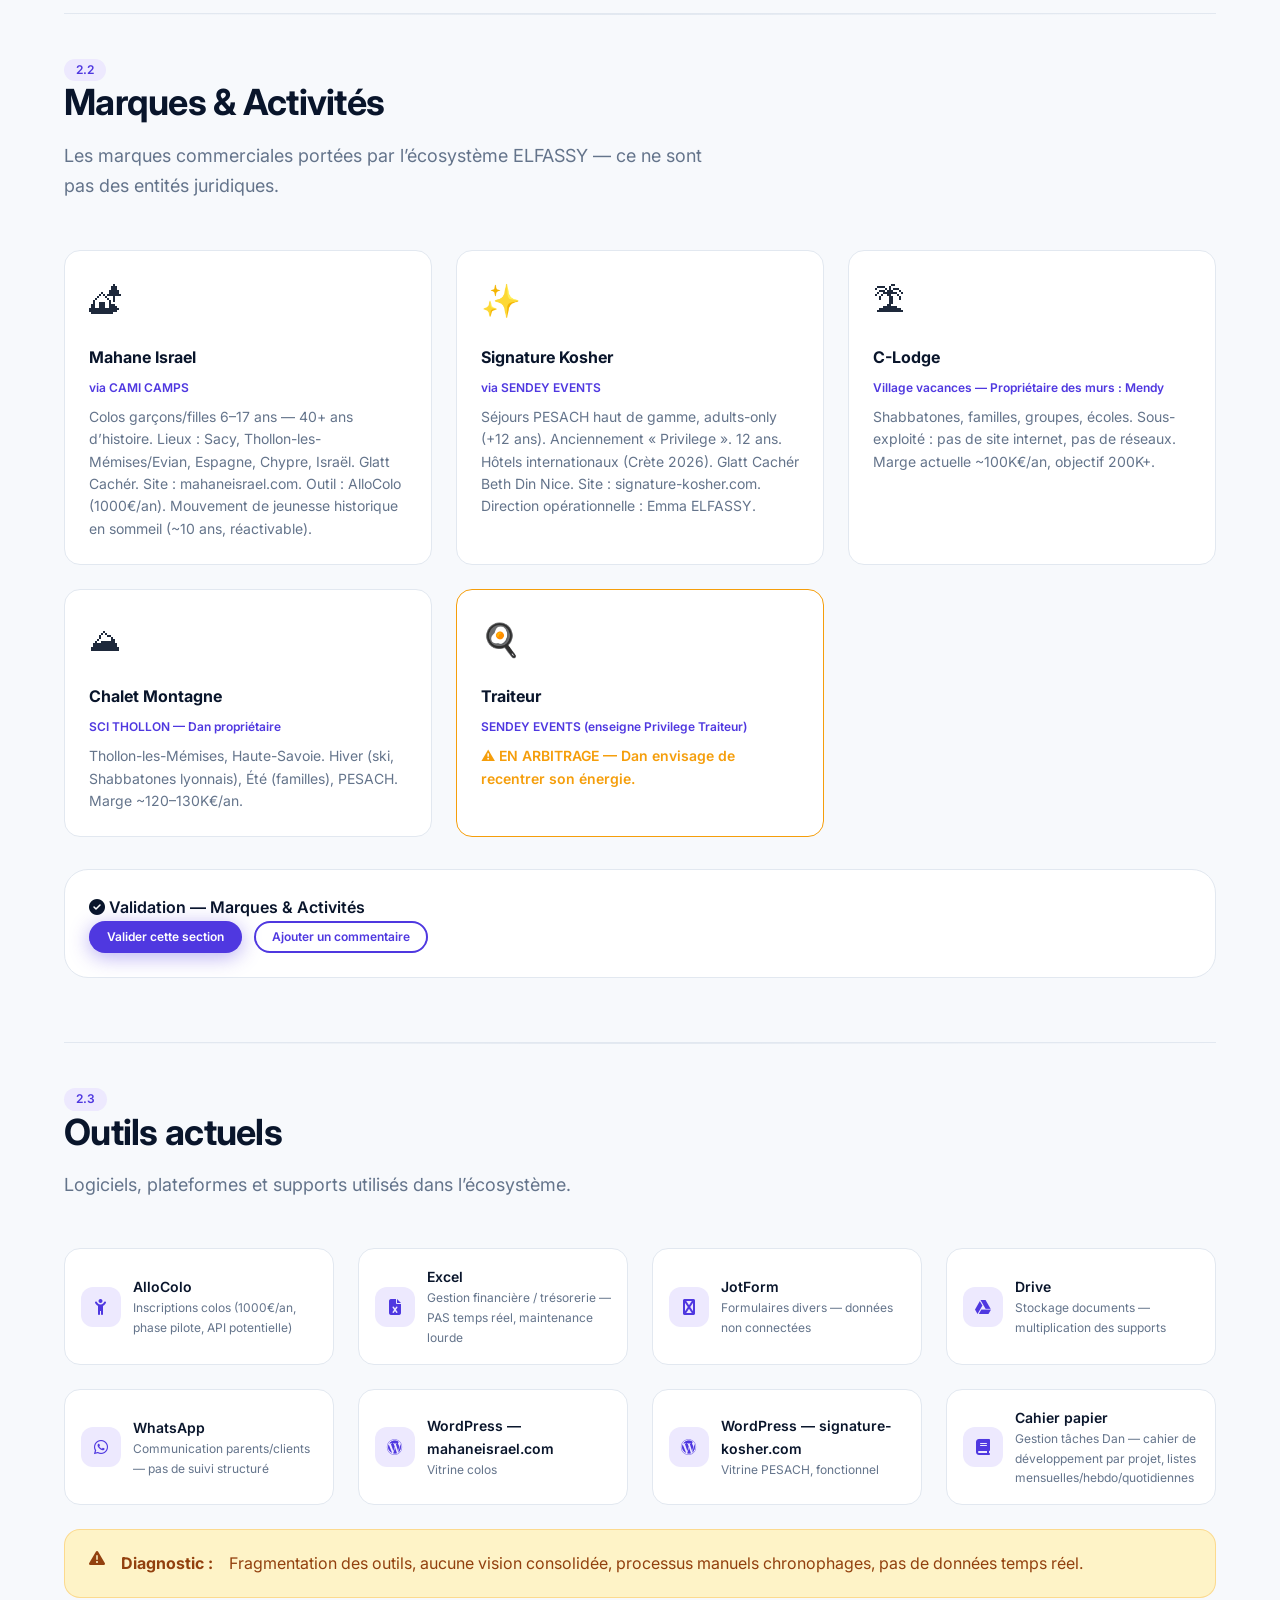
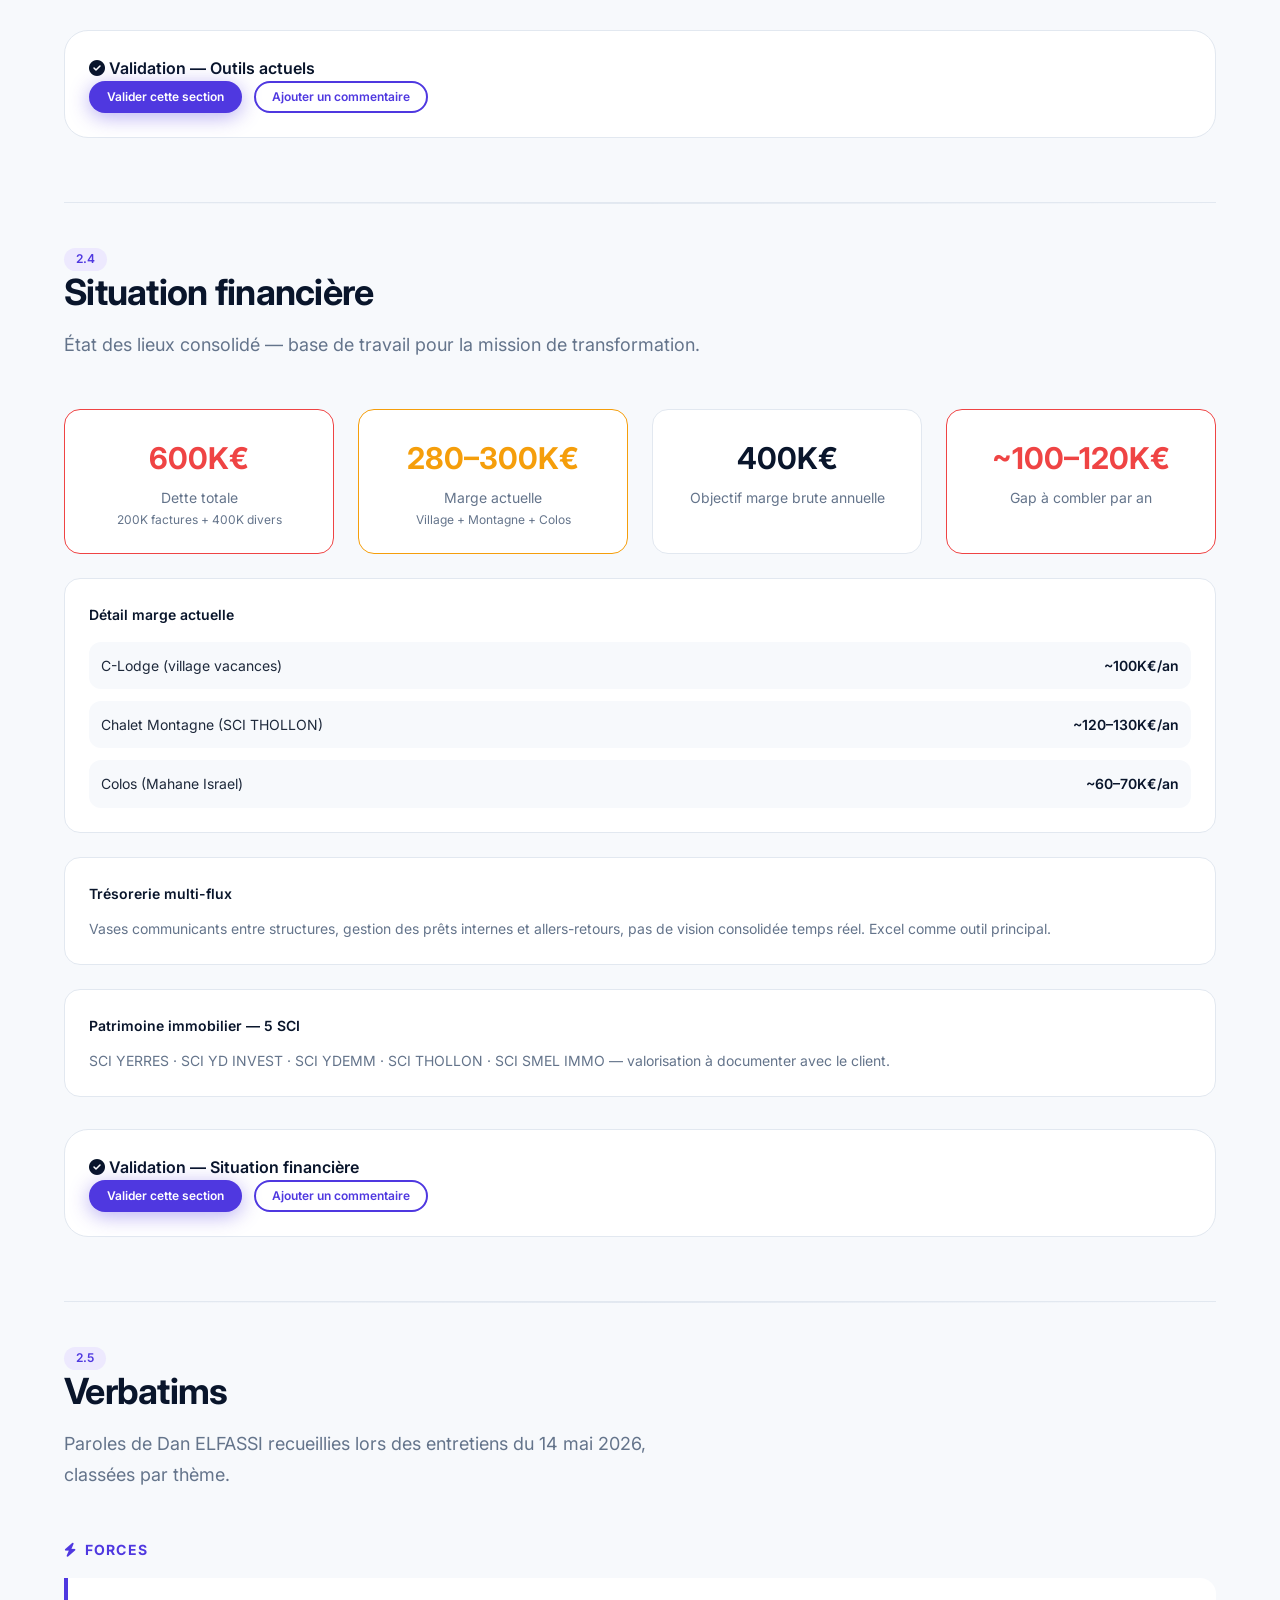
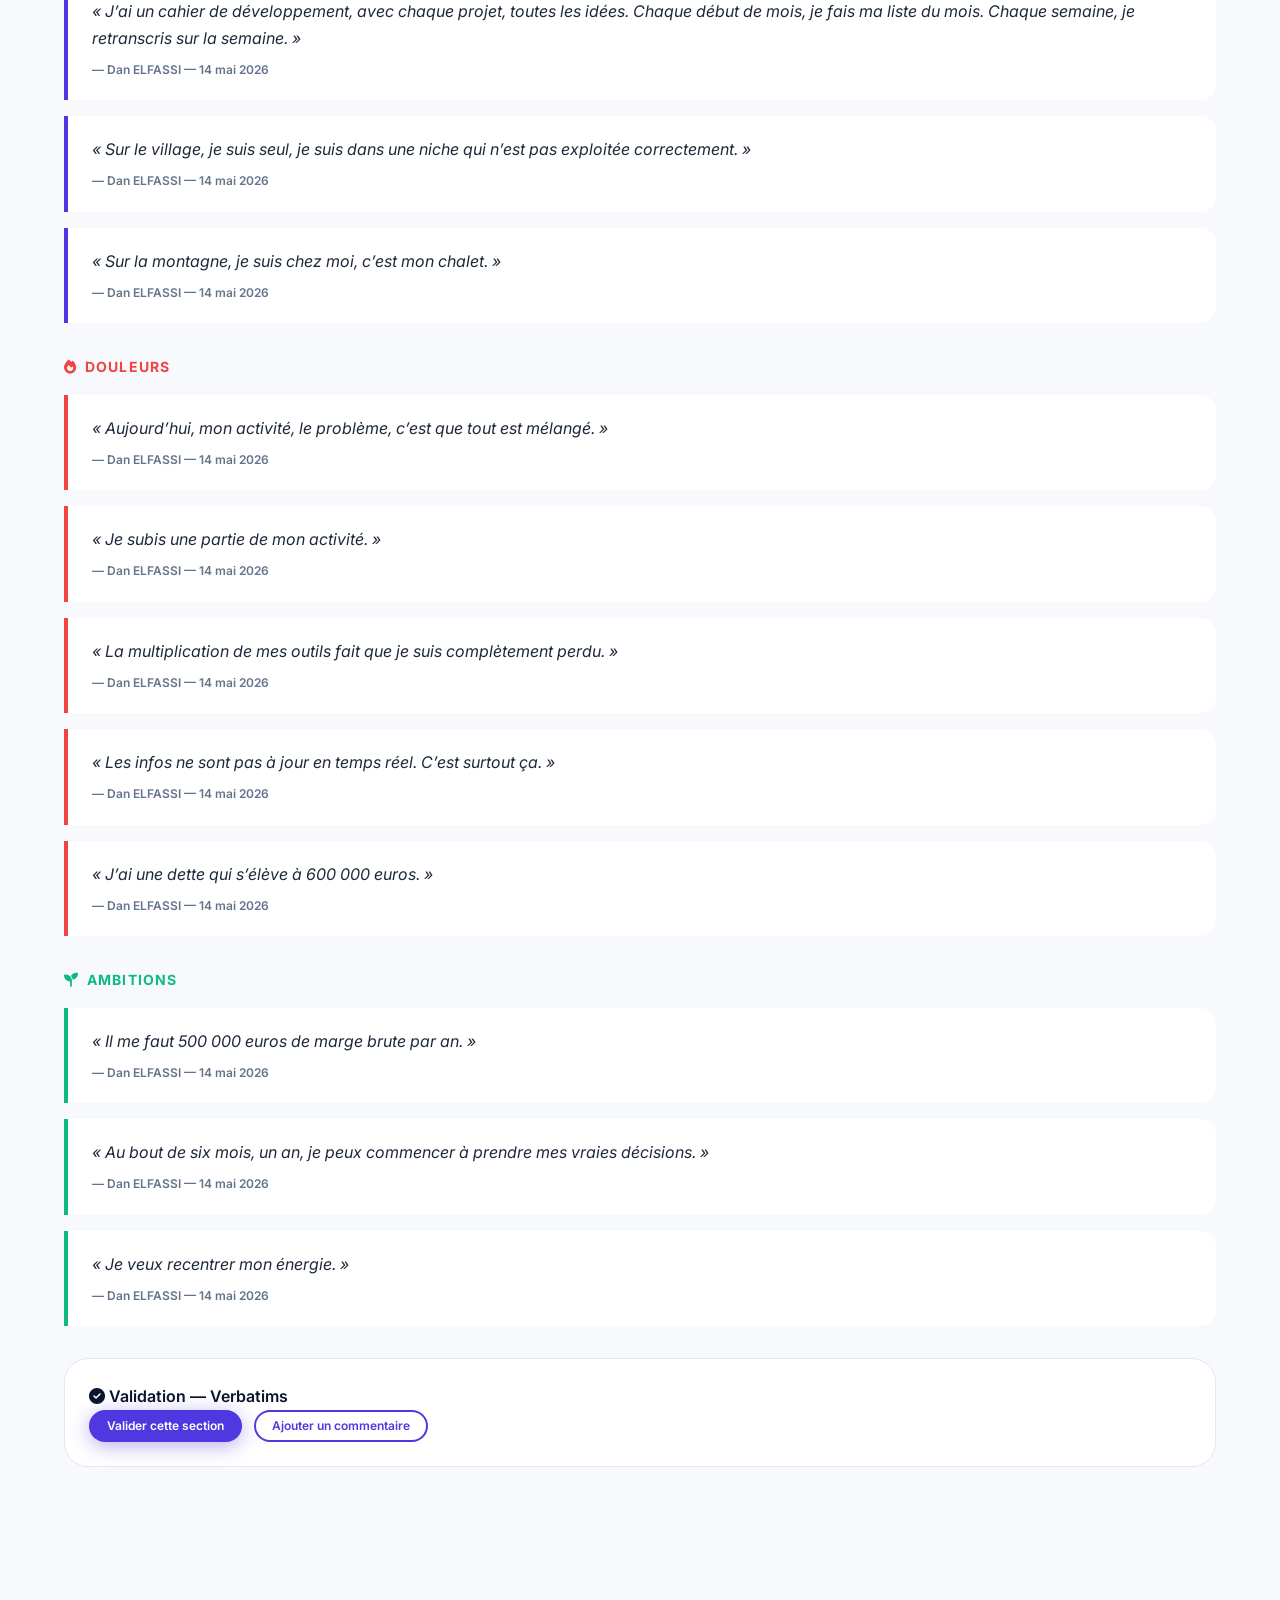
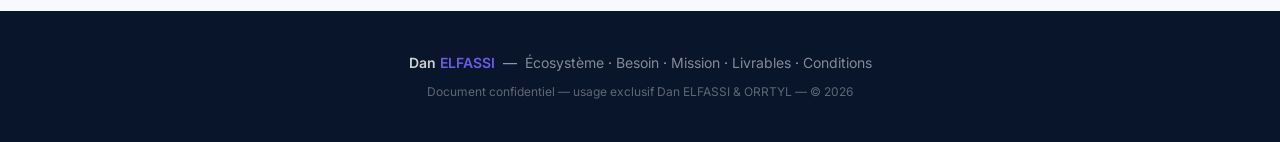
<file: ecosysteme.html>
<!DOCTYPE html>
<html lang="fr">
<head>
  <meta charset="UTF-8">
  <meta name="viewport" content="width=device-width, initial-scale=1.0">
  <title>&Eacute;cosyst&egrave;me &mdash; Dan ELFASSI | ORRTYL</title>
  <link rel="preconnect" href="https://fonts.googleapis.com">
  <link rel="preconnect" href="https://fonts.gstatic.com" crossorigin>
  <link href="https://fonts.googleapis.com/css2?family=Inter:wght@300;400;500;600;700&family=Heebo:wght@300;400;500;600;700&display=swap" rel="stylesheet">
  <link rel="stylesheet" href="https://cdnjs.cloudflare.com/ajax/libs/font-awesome/6.5.1/css/all.min.css">
  <link rel="stylesheet" href="css/styles.css">
  <style>
    .entity-grid {
      display: grid;
      grid-template-columns: repeat(auto-fit, minmax(200px, 1fr));
      gap: var(--space-4);
      margin-top: var(--space-6);
    }
    .entity-card {
      background: var(--color-card-bg);
      border: 1px solid var(--color-border);
      border-radius: var(--radius-lg);
      padding: var(--space-5);
      text-align: center;
    }
    .entity-card.root-card {
      grid-column: 1 / -1;
      background: linear-gradient(135deg, var(--color-primary-bg), var(--color-card-bg));
      border-color: var(--color-primary);
    }
    .entity-type {
      font-size: var(--text-xs);
      font-weight: var(--weight-semibold);
      text-transform: uppercase;
      letter-spacing: 0.08em;
      color: var(--color-primary);
      margin-bottom: var(--space-1);
    }
    .entity-name {
      font-size: var(--text-base);
      font-weight: var(--weight-bold);
      color: var(--color-dark);
      margin-bottom: var(--space-1);
    }
    .entity-desc {
      font-size: var(--text-xs);
      color: var(--color-text-secondary);
      line-height: 1.6;
    }
    .entity-label {
      display: inline-block;
      margin-top: var(--space-2);
      padding: 2px 10px;
      background: var(--color-primary-bg);
      color: var(--color-primary);
      border-radius: var(--radius-full);
      font-size: var(--text-xs);
      font-weight: var(--weight-semibold);
    }
    .brand-card {
      background: var(--color-card-bg);
      border: 1px solid var(--color-border);
      border-radius: var(--radius-lg);
      padding: var(--space-6);
      display: flex;
      flex-direction: column;
      gap: var(--space-2);
    }
    .brand-icon {
      font-size: 2rem;
      margin-bottom: var(--space-2);
    }
    .brand-name {
      font-size: var(--text-base);
      font-weight: var(--weight-bold);
      color: var(--color-dark);
    }
    .brand-entity {
      font-size: var(--text-xs);
      color: var(--color-primary);
      font-weight: var(--weight-semibold);
    }
    .brand-desc {
      font-size: var(--text-sm);
      color: var(--color-text-secondary);
      line-height: 1.6;
    }
    .tool-card {
      background: var(--color-card-bg);
      border: 1px solid var(--color-border);
      border-radius: var(--radius-lg);
      padding: var(--space-4);
      display: flex;
      align-items: center;
      gap: var(--space-3);
    }
    .tool-icon {
      width: 40px;
      height: 40px;
      border-radius: var(--radius-md);
      background: var(--color-primary-bg);
      color: var(--color-primary);
      display: flex;
      align-items: center;
      justify-content: center;
      font-size: 1rem;
      flex-shrink: 0;
    }
    .tool-name {
      font-size: var(--text-sm);
      font-weight: var(--weight-semibold);
      color: var(--color-dark);
    }
    .tool-desc {
      font-size: var(--text-xs);
      color: var(--color-text-secondary);
    }
    .finance-kpi {
      background: var(--color-card-bg);
      border: 1px solid var(--color-border);
      border-radius: var(--radius-lg);
      padding: var(--space-6);
      text-align: center;
    }
    .finance-kpi.danger { border-color: #ef4444; }
    .finance-kpi.warning { border-color: #f59e0b; }
    .finance-kpi-value {
      font-size: var(--text-3xl);
      font-weight: var(--weight-bold);
      color: var(--color-dark);
      margin-bottom: var(--space-1);
    }
    .finance-kpi.danger .finance-kpi-value { color: #ef4444; }
    .finance-kpi.warning .finance-kpi-value { color: #f59e0b; }
    .finance-kpi-label {
      font-size: var(--text-sm);
      color: var(--color-text-secondary);
      line-height: 1.5;
    }
    .verbatim-group { margin-bottom: var(--space-8); }
    .verbatim-group-title {
      font-size: var(--text-sm);
      font-weight: var(--weight-bold);
      text-transform: uppercase;
      letter-spacing: 0.08em;
      color: var(--color-primary);
      margin-bottom: var(--space-4);
      display: flex;
      align-items: center;
      gap: var(--space-2);
    }
    blockquote.verbatim {
      background: var(--color-card-bg);
      border-left: 4px solid var(--color-primary);
      border-radius: 0 var(--radius-lg) var(--radius-lg) 0;
      padding: var(--space-5) var(--space-6);
      margin: 0 0 var(--space-4);
      font-style: italic;
      color: var(--color-text);
      line-height: 1.7;
    }
    blockquote.verbatim cite {
      display: block;
      margin-top: var(--space-2);
      font-size: var(--text-xs);
      color: var(--color-text-secondary);
      font-style: normal;
      font-weight: var(--weight-semibold);
    }
    .section-divider {
      border: none;
      border-top: 1px solid var(--color-border);
      margin: var(--space-10) 0;
    }
  </style>
</head>
<body data-page="ecosysteme">

  <div id="progress-bar"></div>

  <!-- NAV -->
  <nav class="nav nav-glass" id="main-nav">
    <div class="nav-inner">
      <a href="index.html" class="nav-logo">Dan <span class="logo-accent">ELFASSI</span></a>
      <div class="nav-links">
        <a href="index.html" class="nav-link">Accueil</a>
        <a href="ecosysteme.html" class="nav-link active">&Eacute;cosyst&egrave;me</a>
        <a href="besoin.html" class="nav-link">Besoin</a>
        <a href="mission.html" class="nav-link">Mission</a>
        <a href="livrables.html" class="nav-link">Livrables</a>
        <a href="conditions.html" class="nav-link">Conditions</a>
      </div>
      <div class="nav-hamburger" id="hamburger">
        <span></span><span></span><span></span>
      </div>
    </div>
    <div class="nav-mobile" id="nav-mobile">
      <a href="index.html" class="nav-link">Accueil</a>
      <a href="ecosysteme.html" class="nav-link active">&Eacute;cosyst&egrave;me</a>
      <a href="besoin.html" class="nav-link">Besoin</a>
      <a href="mission.html" class="nav-link">Mission</a>
      <a href="livrables.html" class="nav-link">Livrables</a>
      <a href="conditions.html" class="nav-link">Conditions</a>
    </div>
  </nav>

  <!-- HERO MINI -->
  <section class="hero" style="min-height:40vh; padding-top: 120px; padding-bottom: var(--space-12);">
    <div class="hero-particles" aria-hidden="true"></div>
    <div class="container">
      <div class="hero-content" style="text-align:center; max-width:700px; margin:0 auto;">
        <p class="hero-eyebrow reveal" data-delay="0"><i class="fa-solid fa-diagram-project"></i> &Eacute;cosyst&egrave;me actuel</p>
        <h1 class="hero-title reveal" data-delay="1">Cartographie de <span class="gradient-text">l&rsquo;&eacute;cosyst&egrave;me</span></h1>
        <p class="hero-subtitle reveal" data-delay="2">Structures juridiques, marques, outils et situation financi&egrave;re &mdash; &eacute;tat des lieux complet pour alimenter la mission de transformation.</p>
      </div>
    </div>
  </section>

  <main class="container" style="padding-bottom: var(--space-20);">

    <!-- 2.1 CARTOGRAPHIE JURIDIQUE -->
    <section id="juridique" style="margin-bottom: var(--space-16);">
      <div class="section-header reveal" data-delay="0">
        <span class="badge badge-primary">2.1</span>
        <h2 class="section-title">Cartographie juridique</h2>
        <p class="section-subtitle">L&rsquo;ensemble des structures op&eacute;rationnelles et patrimoniales contr&ocirc;l&eacute;es par Dan &amp; Emma ELFASSY.</p>
      </div>

      <div class="entity-grid">
        <div class="entity-card root-card reveal" data-delay="1">
          <div class="entity-type">Personnes physiques &mdash; T&ecirc;te de groupe</div>
          <div class="entity-name" style="font-size: var(--text-xl);">Dan &amp; Emma ELFASSY</div>
          <div class="entity-desc">Associ&eacute;s &amp; dirigeants de toutes les structures</div>
        </div>
      </div>

      <h3 class="reveal" data-delay="2" style="font-size:var(--text-sm);font-weight:var(--weight-semibold);color:var(--color-text-secondary);margin:var(--space-8) 0 var(--space-4);text-transform:uppercase;letter-spacing:0.06em;">Structures op&eacute;rationnelles</h3>
      <div class="entity-grid">
        <div class="entity-card reveal" data-delay="3" style="position:relative;">
          <div class="entity-type">SAS</div>
          <div class="entity-name">SENDEY EVENTS</div>
          <div class="entity-desc">822 114 880 &mdash; &Eacute;v&eacute;nementiel, s&eacute;jours, colos, traiteur<br>Enseigne&nbsp;: Privilege Traiteur / Privilege Organisation<br>Pr&eacute;sidente&nbsp;: Emma Berrebi (ELFASSY)</div>
          <span class="entity-label">Op&eacute;rationnel</span>
          <span title="Actif net &lt; 1/2 capital depuis octobre 2022" style="position:absolute;top:var(--space-3);right:var(--space-3);cursor:help;font-size:0.85rem;color:#f59e0b;">&#9888;</span>
        </div>
        <div class="entity-card reveal" data-delay="4">
          <div class="entity-type">Association</div>
          <div class="entity-name">CAMI CAMPS</div>
          <div class="entity-desc">823 392 261 &mdash; Colos / mouvement de jeunesse<br>= Mahane Israel<br>3&ndash;5 salari&eacute;s</div>
          <span class="entity-label">Op&eacute;rationnel</span>
        </div>
        <div class="entity-card reveal" data-delay="5">
          <div class="entity-type">SASU</div>
          <div class="entity-name">ONE SERVICE</div>
          <div class="entity-desc">919 758 094 &mdash; Conseil communication<br><em style="color:var(--color-text-secondary);">&agrave; clarifier avec Dan</em></div>
          <span class="entity-label">Op&eacute;rationnel</span>
        </div>
        <div class="entity-card reveal" data-delay="6">
          <div class="entity-type">Entreprise Individuelle</div>
          <div class="entity-name">ELFASSY DAN</div>
          <div class="entity-desc">808 798 649 &mdash; Conseil en gestion</div>
          <span class="entity-label">Op&eacute;rationnel</span>
        </div>
      </div>

      <h3 class="reveal" data-delay="7" style="font-size:var(--text-sm);font-weight:var(--weight-semibold);color:var(--color-text-secondary);margin:var(--space-8) 0 var(--space-4);text-transform:uppercase;letter-spacing:0.06em;">Soci&eacute;t&eacute;s Civiles Immobili&egrave;res</h3>
      <div class="entity-grid" style="grid-template-columns:repeat(auto-fit,minmax(160px,1fr));">
        <div class="entity-card reveal" data-delay="8">
          <div class="entity-type">SCI</div>
          <div class="entity-name">SCI YERRES</div>
          <div class="entity-desc" style="font-size:var(--text-xs);color:var(--color-text-secondary);">889 592 705</div>
          <span class="entity-label">Patrimonial</span>
        </div>
        <div class="entity-card reveal" data-delay="9">
          <div class="entity-type">SCI</div>
          <div class="entity-name">SCI YD INVEST</div>
          <div class="entity-desc" style="font-size:var(--text-xs);color:var(--color-text-secondary);">907 990 931</div>
          <span class="entity-label">Patrimonial</span>
        </div>
        <div class="entity-card reveal" data-delay="10">
          <div class="entity-type">SCI</div>
          <div class="entity-name">SCI YDEMM</div>
          <div class="entity-desc" style="font-size:var(--text-xs);color:var(--color-text-secondary);">903 156 693</div>
          <span class="entity-label">Patrimonial</span>
        </div>
        <div class="entity-card reveal" data-delay="11">
          <div class="entity-type">SCI</div>
          <div class="entity-name">SCI THOLLON</div>
          <div class="entity-desc" style="font-size:var(--text-xs);color:var(--color-text-secondary);">933 302 796 &mdash; chalet montagne (Thollon-les-M&eacute;mises)</div>
          <span class="entity-label">Patrimonial</span>
        </div>
        <div class="entity-card reveal" data-delay="12">
          <div class="entity-type">SCI</div>
          <div class="entity-name">SCI SMEL IMMO</div>
          <div class="entity-desc" style="font-size:var(--text-xs);color:var(--color-text-secondary);">814 254 710 &mdash; via Emma</div>
          <span class="entity-label">Patrimonial</span>
        </div>
      </div>

      <div class="validation-widget reveal" data-delay="13" style="margin-top:var(--space-8);">
        <div class="validation-header">
          <div class="validation-title"><i class="fa-solid fa-check-circle"></i> Validation &mdash; Cartographie juridique</div>
        </div>
        <div class="validation-actions">
          <button class="btn btn-primary btn-sm valid-btn" data-section="juridique" data-label-default="Valider cette section" data-label-done="Section valid&eacute;e &#10003;">Valider cette section</button>
          <button class="btn btn-outline btn-sm comment-btn" data-section="juridique">Ajouter un commentaire</button>
        </div>
        <div class="comment-area" data-section="juridique" style="display:none;">
          <textarea class="comment-input" placeholder="Votre commentaire sur la cartographie juridique&hellip;" rows="3"></textarea>
        </div>
      </div>
    </section>

    <hr class="section-divider">

    <!-- 2.2 MARQUES & ACTIVITÉS -->
    <section id="marques" style="margin-bottom: var(--space-16);">
      <div class="section-header reveal" data-delay="0">
        <span class="badge badge-primary">2.2</span>
        <h2 class="section-title">Marques &amp; Activit&eacute;s</h2>
        <p class="section-subtitle">Les marques commerciales port&eacute;es par l&rsquo;&eacute;cosyst&egrave;me ELFASSY &mdash; ce ne sont pas des entit&eacute;s juridiques.</p>
      </div>

      <div class="grid-3">
        <div class="brand-card reveal" data-delay="1">
          <div class="brand-icon">&#127957;</div>
          <div class="brand-name">Mahane Israel</div>
          <div class="brand-entity">via CAMI CAMPS</div>
          <div class="brand-desc">Colos gar&ccedil;ons/filles 6&ndash;17 ans &mdash; 40+ ans d&rsquo;histoire. Lieux&nbsp;: Sacy, Thollon-les-M&eacute;mises/Evian, Espagne, Chypre, Isra&euml;l. Glatt Cach&eacute;r. Site&nbsp;: mahaneisrael.com. Outil&nbsp;: AlloColo (1000&euro;/an). Mouvement de jeunesse historique en sommeil (~10 ans, r&eacute;activable).</div>
        </div>
        <div class="brand-card reveal" data-delay="2">
          <div class="brand-icon">&#10024;</div>
          <div class="brand-name">Signature Kosher</div>
          <div class="brand-entity">via SENDEY EVENTS</div>
          <div class="brand-desc">S&eacute;jours PESACH haut de gamme, adults-only (+12 ans). Anciennement &laquo;&nbsp;Privilege&nbsp;&raquo;. 12 ans. H&ocirc;tels internationaux (Cr&egrave;te 2026). Glatt Cach&eacute;r Beth Din Nice. Site&nbsp;: signature-kosher.com. Direction op&eacute;rationnelle&nbsp;: Emma ELFASSY.</div>
        </div>
        <div class="brand-card reveal" data-delay="3">
          <div class="brand-icon">&#127965;</div>
          <div class="brand-name">C-Lodge</div>
          <div class="brand-entity">Village vacances &mdash; Propri&eacute;taire des murs&nbsp;: Mendy</div>
          <div class="brand-desc">Shabbatones, familles, groupes, &eacute;coles. Sous-exploit&eacute;&nbsp;: pas de site internet, pas de r&eacute;seaux. Marge actuelle ~100K&euro;/an, objectif 200K+.</div>
        </div>
        <div class="brand-card reveal" data-delay="4">
          <div class="brand-icon">&#9968;</div>
          <div class="brand-name">Chalet Montagne</div>
          <div class="brand-entity">SCI THOLLON &mdash; Dan propri&eacute;taire</div>
          <div class="brand-desc">Thollon-les-M&eacute;mises, Haute-Savoie. Hiver (ski, Shabbatones lyonnais), &Eacute;t&eacute; (familles), PESACH. Marge ~120&ndash;130K&euro;/an.</div>
        </div>
        <div class="brand-card reveal" data-delay="5" style="border-color:#f59e0b;">
          <div class="brand-icon">&#127859;</div>
          <div class="brand-name">Traiteur</div>
          <div class="brand-entity">SENDEY EVENTS (enseigne Privilege Traiteur)</div>
          <div class="brand-desc" style="color:#f59e0b;font-weight:var(--weight-semibold);">&#9888; EN ARBITRAGE &mdash; Dan envisage de recentrer son &eacute;nergie.</div>
        </div>
      </div>

      <div class="validation-widget reveal" data-delay="6" style="margin-top:var(--space-8);">
        <div class="validation-header">
          <div class="validation-title"><i class="fa-solid fa-check-circle"></i> Validation &mdash; Marques &amp; Activit&eacute;s</div>
        </div>
        <div class="validation-actions">
          <button class="btn btn-primary btn-sm valid-btn" data-section="marques" data-label-default="Valider cette section" data-label-done="Section valid&eacute;e &#10003;">Valider cette section</button>
          <button class="btn btn-outline btn-sm comment-btn" data-section="marques">Ajouter un commentaire</button>
        </div>
        <div class="comment-area" data-section="marques" style="display:none;">
          <textarea class="comment-input" placeholder="Votre commentaire sur les marques&hellip;" rows="3"></textarea>
        </div>
      </div>
    </section>

    <hr class="section-divider">

    <!-- 2.3 OUTILS ACTUELS -->
    <section id="outils" style="margin-bottom: var(--space-16);">
      <div class="section-header reveal" data-delay="0">
        <span class="badge badge-primary">2.3</span>
        <h2 class="section-title">Outils actuels</h2>
        <p class="section-subtitle">Logiciels, plateformes et supports utilis&eacute;s dans l&rsquo;&eacute;cosyst&egrave;me.</p>
      </div>

      <div class="grid-4">
        <div class="tool-card reveal" data-delay="1">
          <div class="tool-icon"><i class="fa-solid fa-child-reaching"></i></div>
          <div>
            <div class="tool-name">AlloColo</div>
            <div class="tool-desc">Inscriptions colos (1000&euro;/an, phase pilote, API potentielle)</div>
          </div>
        </div>
        <div class="tool-card reveal" data-delay="2">
          <div class="tool-icon"><i class="fa-solid fa-file-excel"></i></div>
          <div>
            <div class="tool-name">Excel</div>
            <div class="tool-desc">Gestion financi&egrave;re / tr&eacute;sorerie &mdash; PAS temps r&eacute;el, maintenance lourde</div>
          </div>
        </div>
        <div class="tool-card reveal" data-delay="3">
          <div class="tool-icon"><i class="fa-solid fa-wpforms"></i></div>
          <div>
            <div class="tool-name">JotForm</div>
            <div class="tool-desc">Formulaires divers &mdash; donn&eacute;es non connect&eacute;es</div>
          </div>
        </div>
        <div class="tool-card reveal" data-delay="4">
          <div class="tool-icon"><i class="fa-brands fa-google-drive"></i></div>
          <div>
            <div class="tool-name">Drive</div>
            <div class="tool-desc">Stockage documents &mdash; multiplication des supports</div>
          </div>
        </div>
        <div class="tool-card reveal" data-delay="5">
          <div class="tool-icon"><i class="fa-brands fa-whatsapp"></i></div>
          <div>
            <div class="tool-name">WhatsApp</div>
            <div class="tool-desc">Communication parents/clients &mdash; pas de suivi structur&eacute;</div>
          </div>
        </div>
        <div class="tool-card reveal" data-delay="6">
          <div class="tool-icon"><i class="fa-brands fa-wordpress"></i></div>
          <div>
            <div class="tool-name">WordPress &mdash; mahaneisrael.com</div>
            <div class="tool-desc">Vitrine colos</div>
          </div>
        </div>
        <div class="tool-card reveal" data-delay="7">
          <div class="tool-icon"><i class="fa-brands fa-wordpress"></i></div>
          <div>
            <div class="tool-name">WordPress &mdash; signature-kosher.com</div>
            <div class="tool-desc">Vitrine PESACH, fonctionnel</div>
          </div>
        </div>
        <div class="tool-card reveal" data-delay="8">
          <div class="tool-icon"><i class="fa-solid fa-book"></i></div>
          <div>
            <div class="tool-name">Cahier papier</div>
            <div class="tool-desc">Gestion t&acirc;ches Dan &mdash; cahier de d&eacute;veloppement par projet, listes mensuelles/hebdo/quotidiennes</div>
          </div>
        </div>
      </div>

      <div class="notice notice-warning reveal" data-delay="9" style="margin-top:var(--space-6);">
        <i class="fa-solid fa-triangle-exclamation"></i>
        <strong>Diagnostic&nbsp;:</strong> Fragmentation des outils, aucune vision consolid&eacute;e, processus manuels chronophages, pas de donn&eacute;es temps r&eacute;el.
      </div>

      <div class="validation-widget reveal" data-delay="10" style="margin-top:var(--space-8);">
        <div class="validation-header">
          <div class="validation-title"><i class="fa-solid fa-check-circle"></i> Validation &mdash; Outils actuels</div>
        </div>
        <div class="validation-actions">
          <button class="btn btn-primary btn-sm valid-btn" data-section="outils" data-label-default="Valider cette section" data-label-done="Section valid&eacute;e &#10003;">Valider cette section</button>
          <button class="btn btn-outline btn-sm comment-btn" data-section="outils">Ajouter un commentaire</button>
        </div>
        <div class="comment-area" data-section="outils" style="display:none;">
          <textarea class="comment-input" placeholder="Votre commentaire sur les outils&hellip;" rows="3"></textarea>
        </div>
      </div>
    </section>

    <hr class="section-divider">

    <!-- 2.4 SITUATION FINANCIÈRE -->
    <section id="finances" style="margin-bottom: var(--space-16);">
      <div class="section-header reveal" data-delay="0">
        <span class="badge badge-primary">2.4</span>
        <h2 class="section-title">Situation financi&egrave;re</h2>
        <p class="section-subtitle">&Eacute;tat des lieux consolid&eacute; &mdash; base de travail pour la mission de transformation.</p>
      </div>

      <div class="grid-4" style="margin-bottom:var(--space-6);">
        <div class="finance-kpi danger reveal" data-delay="1">
          <div class="finance-kpi-value">600K&euro;</div>
          <div class="finance-kpi-label">Dette totale<br><small style="font-size:var(--text-xs);font-weight:normal;">200K factures + 400K divers</small></div>
        </div>
        <div class="finance-kpi warning reveal" data-delay="2">
          <div class="finance-kpi-value">280&ndash;300K&euro;</div>
          <div class="finance-kpi-label">Marge actuelle<br><small style="font-size:var(--text-xs);font-weight:normal;">Village + Montagne + Colos</small></div>
        </div>
        <div class="finance-kpi reveal" data-delay="3">
          <div class="finance-kpi-value">400K&euro;</div>
          <div class="finance-kpi-label">Objectif marge brute annuelle</div>
        </div>
        <div class="finance-kpi danger reveal" data-delay="4">
          <div class="finance-kpi-value">~100&ndash;120K&euro;</div>
          <div class="finance-kpi-label">Gap &agrave; combler par an</div>
        </div>
      </div>

      <div class="reveal" data-delay="5" style="background:var(--color-card-bg);border:1px solid var(--color-border);border-radius:var(--radius-lg);padding:var(--space-6);margin-bottom:var(--space-6);">
        <h4 style="font-size:var(--text-sm);font-weight:var(--weight-semibold);color:var(--color-dark);margin-bottom:var(--space-4);">D&eacute;tail marge actuelle</h4>
        <div style="display:flex;flex-direction:column;gap:var(--space-3);">
          <div style="display:flex;justify-content:space-between;align-items:center;padding:var(--space-3);background:var(--color-page-bg);border-radius:var(--radius-md);">
            <span style="font-size:var(--text-sm);color:var(--color-text);">C-Lodge (village vacances)</span>
            <span style="font-size:var(--text-sm);font-weight:var(--weight-semibold);color:var(--color-dark);">~100K&euro;/an</span>
          </div>
          <div style="display:flex;justify-content:space-between;align-items:center;padding:var(--space-3);background:var(--color-page-bg);border-radius:var(--radius-md);">
            <span style="font-size:var(--text-sm);color:var(--color-text);">Chalet Montagne (SCI THOLLON)</span>
            <span style="font-size:var(--text-sm);font-weight:var(--weight-semibold);color:var(--color-dark);">~120&ndash;130K&euro;/an</span>
          </div>
          <div style="display:flex;justify-content:space-between;align-items:center;padding:var(--space-3);background:var(--color-page-bg);border-radius:var(--radius-md);">
            <span style="font-size:var(--text-sm);color:var(--color-text);">Colos (Mahane Israel)</span>
            <span style="font-size:var(--text-sm);font-weight:var(--weight-semibold);color:var(--color-dark);">~60&ndash;70K&euro;/an</span>
          </div>
        </div>
      </div>

      <div class="reveal" data-delay="6" style="background:var(--color-card-bg);border:1px solid var(--color-border);border-radius:var(--radius-lg);padding:var(--space-6);margin-bottom:var(--space-6);">
        <h4 style="font-size:var(--text-sm);font-weight:var(--weight-semibold);color:var(--color-dark);margin-bottom:var(--space-3);">Tr&eacute;sorerie multi-flux</h4>
        <p style="font-size:var(--text-sm);color:var(--color-text-secondary);line-height:1.65;">Vases communicants entre structures, gestion des pr&ecirc;ts internes et allers-retours, pas de vision consolid&eacute;e temps r&eacute;el. Excel comme outil principal.</p>
      </div>

      <div class="reveal" data-delay="7" style="background:var(--color-card-bg);border:1px solid var(--color-border);border-radius:var(--radius-lg);padding:var(--space-6);">
        <h4 style="font-size:var(--text-sm);font-weight:var(--weight-semibold);color:var(--color-dark);margin-bottom:var(--space-3);">Patrimoine immobilier &mdash; 5 SCI</h4>
        <p style="font-size:var(--text-sm);color:var(--color-text-secondary);line-height:1.65;">SCI YERRES &middot; SCI YD INVEST &middot; SCI YDEMM &middot; SCI THOLLON &middot; SCI SMEL IMMO &mdash; valorisation &agrave; documenter avec le client.</p>
      </div>

      <div class="validation-widget reveal" data-delay="8" style="margin-top:var(--space-8);">
        <div class="validation-header">
          <div class="validation-title"><i class="fa-solid fa-check-circle"></i> Validation &mdash; Situation financi&egrave;re</div>
        </div>
        <div class="validation-actions">
          <button class="btn btn-primary btn-sm valid-btn" data-section="finances" data-label-default="Valider cette section" data-label-done="Section valid&eacute;e &#10003;">Valider cette section</button>
          <button class="btn btn-outline btn-sm comment-btn" data-section="finances">Ajouter un commentaire</button>
        </div>
        <div class="comment-area" data-section="finances" style="display:none;">
          <textarea class="comment-input" placeholder="Votre commentaire sur la situation financi&egrave;re&hellip;" rows="3"></textarea>
        </div>
      </div>
    </section>

    <hr class="section-divider">

    <!-- 2.5 VERBATIMS -->
    <section id="verbatims" style="margin-bottom: var(--space-16);">
      <div class="section-header reveal" data-delay="0">
        <span class="badge badge-primary">2.5</span>
        <h2 class="section-title">Verbatims</h2>
        <p class="section-subtitle">Paroles de Dan ELFASSI recueillies lors des entretiens du 14 mai 2026, class&eacute;es par th&egrave;me.</p>
      </div>

      <div class="verbatim-group reveal" data-delay="1">
        <div class="verbatim-group-title"><i class="fa-solid fa-bolt"></i> Forces</div>
        <blockquote class="verbatim">
          &laquo;&nbsp;J&rsquo;ai un cahier de d&eacute;veloppement, avec chaque projet, toutes les id&eacute;es. Chaque d&eacute;but de mois, je fais ma liste du mois. Chaque semaine, je retranscris sur la semaine.&nbsp;&raquo;
          <cite>&mdash; Dan ELFASSI &mdash; 14 mai 2026</cite>
        </blockquote>
        <blockquote class="verbatim">
          &laquo;&nbsp;Sur le village, je suis seul, je suis dans une niche qui n&rsquo;est pas exploit&eacute;e correctement.&nbsp;&raquo;
          <cite>&mdash; Dan ELFASSI &mdash; 14 mai 2026</cite>
        </blockquote>
        <blockquote class="verbatim">
          &laquo;&nbsp;Sur la montagne, je suis chez moi, c&rsquo;est mon chalet.&nbsp;&raquo;
          <cite>&mdash; Dan ELFASSI &mdash; 14 mai 2026</cite>
        </blockquote>
      </div>

      <div class="verbatim-group reveal" data-delay="2">
        <div class="verbatim-group-title" style="color:#ef4444;"><i class="fa-solid fa-fire"></i> Douleurs</div>
        <blockquote class="verbatim" style="border-color:#ef4444;">
          &laquo;&nbsp;Aujourd&rsquo;hui, mon activit&eacute;, le probl&egrave;me, c&rsquo;est que tout est m&eacute;lang&eacute;.&nbsp;&raquo;
          <cite>&mdash; Dan ELFASSI &mdash; 14 mai 2026</cite>
        </blockquote>
        <blockquote class="verbatim" style="border-color:#ef4444;">
          &laquo;&nbsp;Je subis une partie de mon activit&eacute;.&nbsp;&raquo;
          <cite>&mdash; Dan ELFASSI &mdash; 14 mai 2026</cite>
        </blockquote>
        <blockquote class="verbatim" style="border-color:#ef4444;">
          &laquo;&nbsp;La multiplication de mes outils fait que je suis compl&egrave;tement perdu.&nbsp;&raquo;
          <cite>&mdash; Dan ELFASSI &mdash; 14 mai 2026</cite>
        </blockquote>
        <blockquote class="verbatim" style="border-color:#ef4444;">
          &laquo;&nbsp;Les infos ne sont pas &agrave; jour en temps r&eacute;el. C&rsquo;est surtout &ccedil;a.&nbsp;&raquo;
          <cite>&mdash; Dan ELFASSI &mdash; 14 mai 2026</cite>
        </blockquote>
        <blockquote class="verbatim" style="border-color:#ef4444;">
          &laquo;&nbsp;J&rsquo;ai une dette qui s&rsquo;&eacute;l&egrave;ve &agrave; 600 000 euros.&nbsp;&raquo;
          <cite>&mdash; Dan ELFASSI &mdash; 14 mai 2026</cite>
        </blockquote>
      </div>

      <div class="verbatim-group reveal" data-delay="3">
        <div class="verbatim-group-title" style="color:#10b981;"><i class="fa-solid fa-seedling"></i> Ambitions</div>
        <blockquote class="verbatim" style="border-color:#10b981;">
          &laquo;&nbsp;Il me faut 500 000 euros de marge brute par an.&nbsp;&raquo;
          <cite>&mdash; Dan ELFASSI &mdash; 14 mai 2026</cite>
        </blockquote>
        <blockquote class="verbatim" style="border-color:#10b981;">
          &laquo;&nbsp;Au bout de six mois, un an, je peux commencer &agrave; prendre mes vraies d&eacute;cisions.&nbsp;&raquo;
          <cite>&mdash; Dan ELFASSI &mdash; 14 mai 2026</cite>
        </blockquote>
        <blockquote class="verbatim" style="border-color:#10b981;">
          &laquo;&nbsp;Je veux recentrer mon &eacute;nergie.&nbsp;&raquo;
          <cite>&mdash; Dan ELFASSI &mdash; 14 mai 2026</cite>
        </blockquote>
      </div>

      <div class="validation-widget reveal" data-delay="4">
        <div class="validation-header">
          <div class="validation-title"><i class="fa-solid fa-check-circle"></i> Validation &mdash; Verbatims</div>
        </div>
        <div class="validation-actions">
          <button class="btn btn-primary btn-sm valid-btn" data-section="verbatims" data-label-default="Valider cette section" data-label-done="Section valid&eacute;e &#10003;">Valider cette section</button>
          <button class="btn btn-outline btn-sm comment-btn" data-section="verbatims">Ajouter un commentaire</button>
        </div>
        <div class="comment-area" data-section="verbatims" style="display:none;">
          <textarea class="comment-input" placeholder="Votre commentaire sur les verbatims&hellip;" rows="3"></textarea>
        </div>
      </div>
    </section>

  </main>

  <!-- FOOTER -->
  <footer style="background:var(--color-dark);color:rgba(255,255,255,0.6);text-align:center;padding:var(--space-10) var(--space-4);">
    <div class="container">
      <p style="font-size:var(--text-sm);margin-bottom:var(--space-2);">
        <a href="index.html" style="color:rgba(255,255,255,0.8);text-decoration:none;font-weight:var(--weight-semibold);">Dan <span style="color:var(--color-primary-light);">ELFASSI</span></a>
        &nbsp;&mdash;&nbsp;
        <a href="ecosysteme.html" style="color:rgba(255,255,255,0.5);text-decoration:none;">&Eacute;cosyst&egrave;me</a> &middot;
        <a href="besoin.html" style="color:rgba(255,255,255,0.5);text-decoration:none;">Besoin</a> &middot;
        <a href="mission.html" style="color:rgba(255,255,255,0.5);text-decoration:none;">Mission</a> &middot;
        <a href="livrables.html" style="color:rgba(255,255,255,0.5);text-decoration:none;">Livrables</a> &middot;
        <a href="conditions.html" style="color:rgba(255,255,255,0.5);text-decoration:none;">Conditions</a>
      </p>
      <p style="font-size:var(--text-xs);color:rgba(255,255,255,0.35);">Document confidentiel &mdash; usage exclusif Dan ELFASSI &amp; ORRTYL &mdash; &copy; 2026</p>
    </div>
  </footer>

  <!-- WhatsApp FAB -->
  <div class="whatsapp-fab">
    <div class="whatsapp-fab-label">Une question ?</div>
    <a href="https://wa.me/33763662002" target="_blank" rel="noopener" class="whatsapp-fab-btn" aria-label="Contacter via WhatsApp">
      <i class="fa-brands fa-whatsapp"></i>
    </a>
  </div>

  <script src="js/app.js"></script>
  <script>
    const pb = document.getElementById('progress-bar');
    if (pb) {
      window.addEventListener('scroll', () => {
        const pct = (window.scrollY / (document.body.scrollHeight - window.innerHeight)) * 100;
        pb.style.width = Math.min(pct, 100) + '%';
      }, { passive: true });
    }
    const nav = document.getElementById('main-nav');
    if (nav) {
      window.addEventListener('scroll', () => {
        nav.classList.toggle('scrolled', window.scrollY > 50);
      }, { passive: true });
    }
    const hb = document.getElementById('hamburger');
    const nm = document.getElementById('nav-mobile');
    if (hb && nm) {
      hb.addEventListener('click', () => {
        hb.classList.toggle('open');
        nm.classList.toggle('open');
      });
    }
  </script>
</body>
</html>
</file>
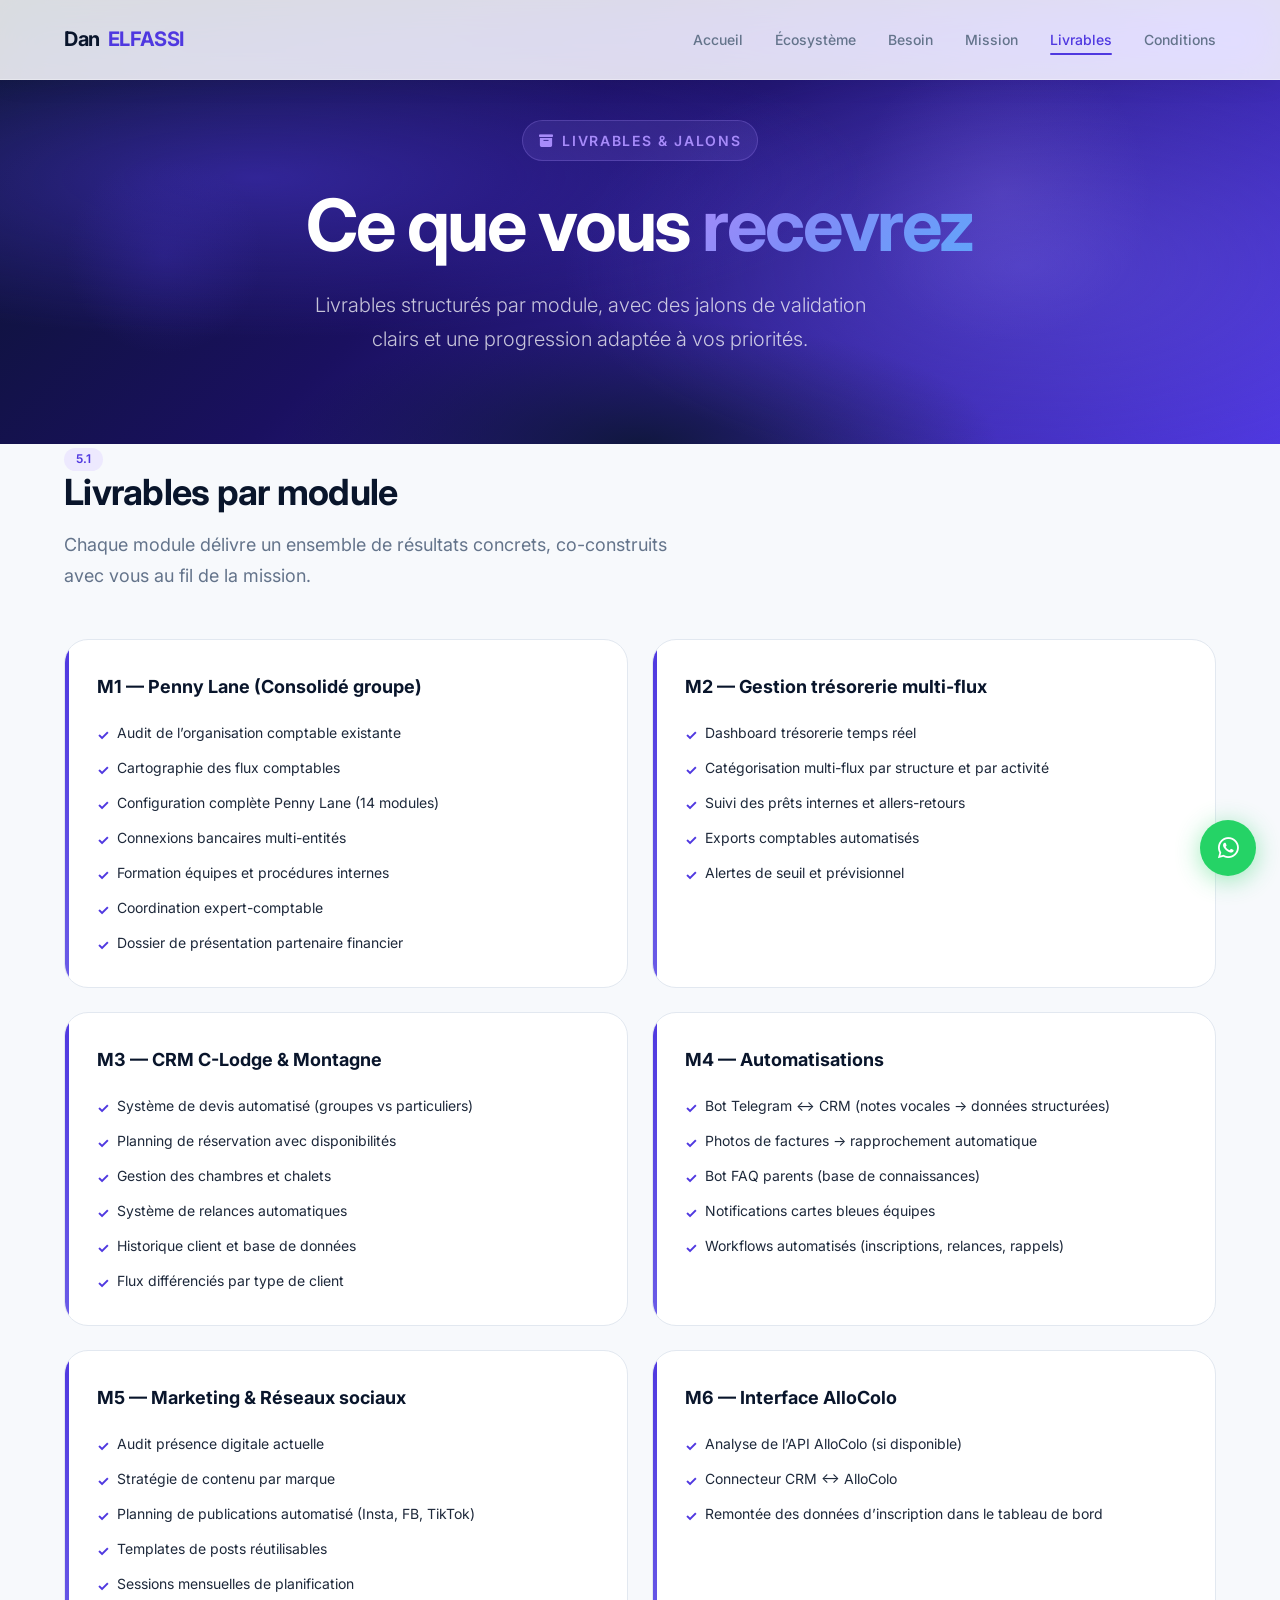
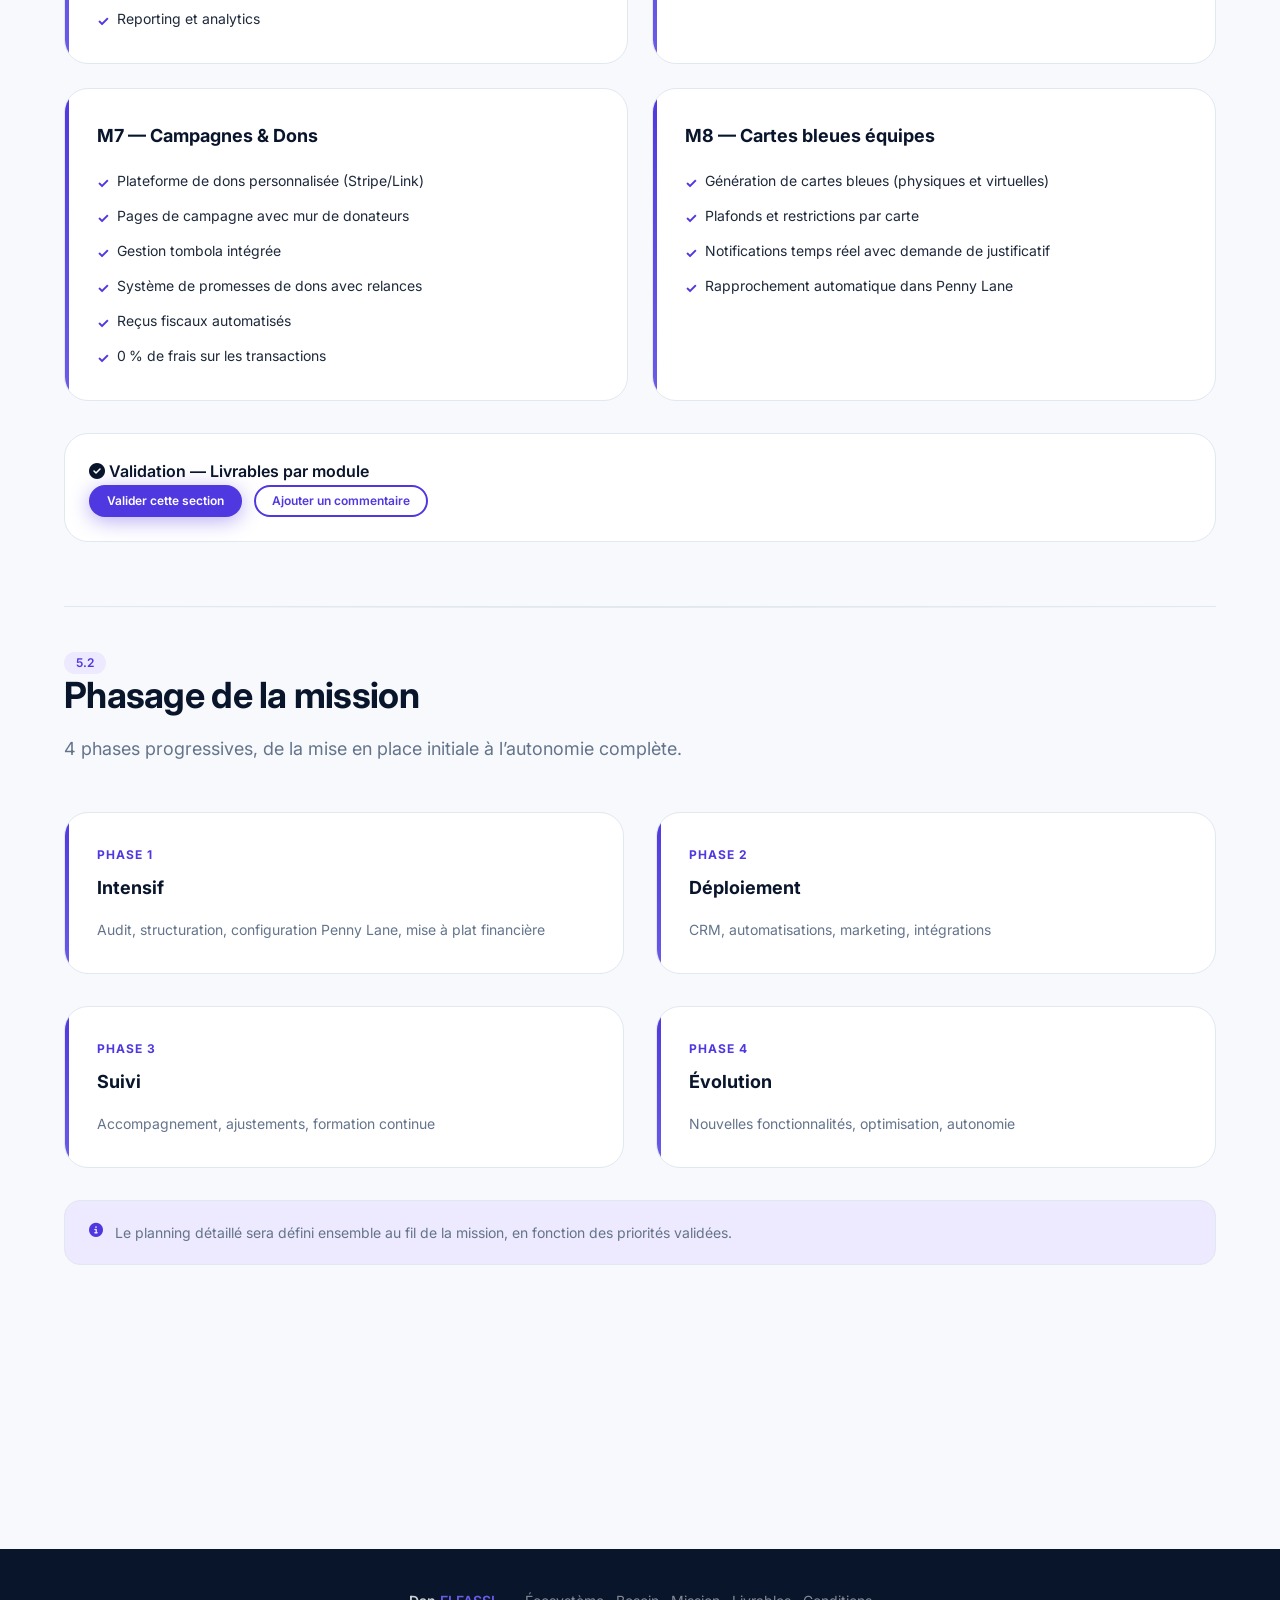
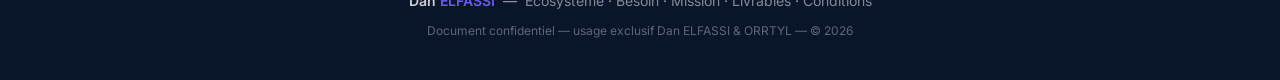
<file: livrables.html>
<!DOCTYPE html>
<html lang="fr">
<head>
  <meta charset="UTF-8">
  <meta name="viewport" content="width=device-width, initial-scale=1.0">
  <title>Livrables &mdash; Dan ELFASSI | ORRTYL</title>
  <link rel="preconnect" href="https://fonts.googleapis.com">
  <link rel="preconnect" href="https://fonts.gstatic.com" crossorigin>
  <link href="https://fonts.googleapis.com/css2?family=Inter:wght@300;400;500;600;700&family=Heebo:wght@300;400;500;600;700&display=swap" rel="stylesheet">
  <link rel="stylesheet" href="https://cdnjs.cloudflare.com/ajax/libs/font-awesome/6.5.1/css/all.min.css">
  <link rel="stylesheet" href="css/styles.css">
  <style>
    .module-card {
      background: var(--color-card-bg);
      border: 1px solid var(--color-border);
      border-radius: var(--radius-xl);
      padding: var(--space-8);
      position: relative;
      overflow: hidden;
    }
    .module-card::before {
      content: '';
      position: absolute;
      top: 0; left: 0;
      width: 4px;
      height: 100%;
      background: linear-gradient(180deg, var(--color-primary), var(--color-primary-light));
    }
    .module-card h3 {
      font-size: var(--text-lg);
      font-weight: var(--weight-bold);
      color: var(--color-dark);
      margin: 0 0 var(--space-5) 0;
    }
    .module-list {
      list-style: none;
      padding: 0;
      margin: 0;
      display: flex;
      flex-direction: column;
      gap: var(--space-3);
    }
    .module-list li {
      display: flex;
      align-items: flex-start;
      gap: var(--space-2);
      font-size: var(--text-sm);
      color: var(--color-text);
      line-height: 1.5;
    }
    .module-list li::before {
      content: '\2713';
      color: var(--color-primary);
      font-weight: var(--weight-bold);
      flex-shrink: 0;
      margin-top: 2px;
    }
    .modules-grid {
      display: grid;
      grid-template-columns: repeat(2, 1fr);
      gap: var(--space-6);
    }
    @media (max-width: 768px) {
      .modules-grid { grid-template-columns: 1fr; }
    }
    .phase-card {
      background: var(--color-card-bg);
      border: 1px solid var(--color-border);
      border-radius: var(--radius-xl);
      padding: var(--space-8);
      position: relative;
      overflow: hidden;
    }
    .phase-card::before {
      content: '';
      position: absolute;
      top: 0; left: 0;
      width: 4px;
      height: 100%;
      background: linear-gradient(180deg, var(--color-primary), var(--color-primary-light));
    }
    .phase-number {
      font-size: var(--text-xs);
      font-weight: var(--weight-bold);
      text-transform: uppercase;
      letter-spacing: 0.08em;
      color: var(--color-primary);
      margin-bottom: var(--space-2);
    }
    .phase-title {
      font-size: var(--text-lg);
      font-weight: var(--weight-bold);
      color: var(--color-dark);
      margin-bottom: var(--space-4);
    }
    .phase-desc {
      font-size: var(--text-sm);
      color: var(--color-text-secondary);
      line-height: 1.6;
    }
    .phase-notice {
      background: var(--color-primary-bg);
      border: 1px solid var(--color-border);
      border-radius: var(--radius-lg);
      padding: var(--space-5) var(--space-6);
      font-size: var(--text-sm);
      color: var(--color-text-secondary);
      margin-top: var(--space-8);
      display: flex;
      align-items: flex-start;
      gap: var(--space-3);
    }
    .phase-notice i {
      color: var(--color-primary);
      margin-top: 2px;
      flex-shrink: 0;
    }
    .section-divider {
      border: none;
      border-top: 1px solid var(--color-border);
      margin: var(--space-10) 0;
    }
  </style>
</head>
<body data-page="livrables">

  <div id="progress-bar"></div>

  <!-- NAV -->
  <nav class="nav nav-glass" id="main-nav">
    <div class="nav-inner">
      <a href="index.html" class="nav-logo">Dan <span class="logo-accent">ELFASSI</span></a>
      <div class="nav-links">
        <a href="index.html" class="nav-link">Accueil</a>
        <a href="ecosysteme.html" class="nav-link">&Eacute;cosyst&egrave;me</a>
        <a href="besoin.html" class="nav-link">Besoin</a>
        <a href="mission.html" class="nav-link">Mission</a>
        <a href="livrables.html" class="nav-link active">Livrables</a>
        <a href="conditions.html" class="nav-link">Conditions</a>
      </div>
      <div class="nav-hamburger" id="hamburger">
        <span></span><span></span><span></span>
      </div>
    </div>
    <div class="nav-mobile" id="nav-mobile">
      <a href="index.html" class="nav-link">Accueil</a>
      <a href="ecosysteme.html" class="nav-link">&Eacute;cosyst&egrave;me</a>
      <a href="besoin.html" class="nav-link">Besoin</a>
      <a href="mission.html" class="nav-link">Mission</a>
      <a href="livrables.html" class="nav-link active">Livrables</a>
      <a href="conditions.html" class="nav-link">Conditions</a>
    </div>
  </nav>

  <!-- HERO MINI -->
  <section class="hero" style="min-height:40vh; padding-top:120px; padding-bottom:var(--space-12);">
    <div class="hero-particles" aria-hidden="true"></div>
    <div class="container">
      <div class="hero-content" style="text-align:center; max-width:700px; margin:0 auto;">
        <p class="hero-eyebrow reveal" data-delay="0"><i class="fa-solid fa-box-archive"></i> Livrables &amp; jalons</p>
        <h1 class="hero-title reveal" data-delay="1">Ce que vous <span class="gradient-text">recevrez</span></h1>
        <p class="hero-subtitle reveal" data-delay="2">Livrables structur&eacute;s par module, avec des jalons de validation clairs et une progression adapt&eacute;e &agrave; vos priorit&eacute;s.</p>
      </div>
    </div>
  </section>

  <main class="container" style="padding-bottom:var(--space-20);">

    <!-- 5.1 LIVRABLES PAR MODULE -->
    <section id="livrables" style="margin-bottom:var(--space-16);">
      <div class="section-header reveal" data-delay="0">
        <span class="badge badge-primary">5.1</span>
        <h2 class="section-title">Livrables par module</h2>
        <p class="section-subtitle">Chaque module d&eacute;livre un ensemble de r&eacute;sultats concrets, co-construits avec vous au fil de la mission.</p>
      </div>

      <div class="modules-grid">

        <!-- M1 -->
        <div class="module-card reveal" data-delay="1">
          <h3>M1 &mdash; Penny Lane (Consolid&eacute; groupe)</h3>
          <ul class="module-list">
            <li>Audit de l&rsquo;organisation comptable existante</li>
            <li>Cartographie des flux comptables</li>
            <li>Configuration compl&egrave;te Penny Lane (14 modules)</li>
            <li>Connexions bancaires multi-entit&eacute;s</li>
            <li>Formation &eacute;quipes et proc&eacute;dures internes</li>
            <li>Coordination expert-comptable</li>
            <li>Dossier de pr&eacute;sentation partenaire financier</li>
          </ul>
        </div>

        <!-- M2 -->
        <div class="module-card reveal" data-delay="2">
          <h3>M2 &mdash; Gestion tr&eacute;sorerie multi-flux</h3>
          <ul class="module-list">
            <li>Dashboard tr&eacute;sorerie temps r&eacute;el</li>
            <li>Cat&eacute;gorisation multi-flux par structure et par activit&eacute;</li>
            <li>Suivi des pr&ecirc;ts internes et allers-retours</li>
            <li>Exports comptables automatis&eacute;s</li>
            <li>Alertes de seuil et pr&eacute;visionnel</li>
          </ul>
        </div>

        <!-- M3 -->
        <div class="module-card reveal" data-delay="3">
          <h3>M3 &mdash; CRM C-Lodge &amp; Montagne</h3>
          <ul class="module-list">
            <li>Syst&egrave;me de devis automatis&eacute; (groupes vs particuliers)</li>
            <li>Planning de r&eacute;servation avec disponibilit&eacute;s</li>
            <li>Gestion des chambres et chalets</li>
            <li>Syst&egrave;me de relances automatiques</li>
            <li>Historique client et base de donn&eacute;es</li>
            <li>Flux diff&eacute;renci&eacute;s par type de client</li>
          </ul>
        </div>

        <!-- M4 -->
        <div class="module-card reveal" data-delay="4">
          <h3>M4 &mdash; Automatisations</h3>
          <ul class="module-list">
            <li>Bot Telegram &harr; CRM (notes vocales &rarr; donn&eacute;es structur&eacute;es)</li>
            <li>Photos de factures &rarr; rapprochement automatique</li>
            <li>Bot FAQ parents (base de connaissances)</li>
            <li>Notifications cartes bleues &eacute;quipes</li>
            <li>Workflows automatis&eacute;s (inscriptions, relances, rappels)</li>
          </ul>
        </div>

        <!-- M5 -->
        <div class="module-card reveal" data-delay="1">
          <h3>M5 &mdash; Marketing &amp; R&eacute;seaux sociaux</h3>
          <ul class="module-list">
            <li>Audit pr&eacute;sence digitale actuelle</li>
            <li>Strat&eacute;gie de contenu par marque</li>
            <li>Planning de publications automatis&eacute; (Insta, FB, TikTok)</li>
            <li>Templates de posts r&eacute;utilisables</li>
            <li>Sessions mensuelles de planification</li>
            <li>Reporting et analytics</li>
          </ul>
        </div>

        <!-- M6 -->
        <div class="module-card reveal" data-delay="2">
          <h3>M6 &mdash; Interface AlloColo</h3>
          <ul class="module-list">
            <li>Analyse de l&rsquo;API AlloColo (si disponible)</li>
            <li>Connecteur CRM &harr; AlloColo</li>
            <li>Remont&eacute;e des donn&eacute;es d&rsquo;inscription dans le tableau de bord</li>
          </ul>
        </div>

        <!-- M7 -->
        <div class="module-card reveal" data-delay="3">
          <h3>M7 &mdash; Campagnes &amp; Dons</h3>
          <ul class="module-list">
            <li>Plateforme de dons personnalis&eacute;e (Stripe/Link)</li>
            <li>Pages de campagne avec mur de donateurs</li>
            <li>Gestion tombola int&eacute;gr&eacute;e</li>
            <li>Syst&egrave;me de promesses de dons avec relances</li>
            <li>Re&ccedil;us fiscaux automatis&eacute;s</li>
            <li>0&thinsp;% de frais sur les transactions</li>
          </ul>
        </div>

        <!-- M8 -->
        <div class="module-card reveal" data-delay="4">
          <h3>M8 &mdash; Cartes bleues &eacute;quipes</h3>
          <ul class="module-list">
            <li>G&eacute;n&eacute;ration de cartes bleues (physiques et virtuelles)</li>
            <li>Plafonds et restrictions par carte</li>
            <li>Notifications temps r&eacute;el avec demande de justificatif</li>
            <li>Rapprochement automatique dans Penny Lane</li>
          </ul>
        </div>

      </div>

      <div class="validation-widget reveal" data-delay="5" style="margin-top:var(--space-8);">
        <div class="validation-header">
          <div class="validation-title"><i class="fa-solid fa-check-circle"></i> Validation &mdash; Livrables par module</div>
        </div>
        <div class="validation-actions">
          <button class="btn btn-primary btn-sm valid-btn" data-section="livrables" data-label-default="Valider cette section" data-label-done="Section valid&eacute;e &#10003;">Valider cette section</button>
          <button class="btn btn-outline btn-sm comment-btn" data-section="livrables">Ajouter un commentaire</button>
        </div>
        <div class="comment-area" data-section="livrables" style="display:none;">
          <textarea class="comment-input" placeholder="Votre commentaire sur les livrables&hellip;" rows="3"></textarea>
        </div>
      </div>
    </section>

    <hr class="section-divider">

    <!-- 5.2 TIMELINE -->
    <section id="timeline" style="margin-bottom:var(--space-16);">
      <div class="section-header reveal" data-delay="0">
        <span class="badge badge-primary">5.2</span>
        <h2 class="section-title">Phasage de la mission</h2>
        <p class="section-subtitle">4 phases progressives, de la mise en place initiale &agrave; l&rsquo;autonomie compl&egrave;te.</p>
      </div>

      <div class="grid-2">
        <div class="phase-card reveal" data-delay="1">
          <div class="phase-number">Phase 1</div>
          <div class="phase-title">Intensif</div>
          <div class="phase-desc">Audit, structuration, configuration Penny Lane, mise &agrave; plat financi&egrave;re</div>
        </div>
        <div class="phase-card reveal" data-delay="2">
          <div class="phase-number">Phase 2</div>
          <div class="phase-title">D&eacute;ploiement</div>
          <div class="phase-desc">CRM, automatisations, marketing, int&eacute;grations</div>
        </div>
        <div class="phase-card reveal" data-delay="3">
          <div class="phase-number">Phase 3</div>
          <div class="phase-title">Suivi</div>
          <div class="phase-desc">Accompagnement, ajustements, formation continue</div>
        </div>
        <div class="phase-card reveal" data-delay="4">
          <div class="phase-number">Phase 4</div>
          <div class="phase-title">&Eacute;volution</div>
          <div class="phase-desc">Nouvelles fonctionnalit&eacute;s, optimisation, autonomie</div>
        </div>
      </div>

      <div class="phase-notice reveal" data-delay="5">
        <i class="fa-solid fa-circle-info"></i>
        <span>Le planning d&eacute;taill&eacute; sera d&eacute;fini ensemble au fil de la mission, en fonction des priorit&eacute;s valid&eacute;es.</span>
      </div>

      <div class="validation-widget reveal" data-delay="6" style="margin-top:var(--space-8);">
        <div class="validation-header">
          <div class="validation-title"><i class="fa-solid fa-check-circle"></i> Validation &mdash; Timeline</div>
        </div>
        <div class="validation-actions">
          <button class="btn btn-primary btn-sm valid-btn" data-section="timeline" data-label-default="Valider cette section" data-label-done="Section valid&eacute;e &#10003;">Valider cette section</button>
          <button class="btn btn-outline btn-sm comment-btn" data-section="timeline">Ajouter un commentaire</button>
        </div>
        <div class="comment-area" data-section="timeline" style="display:none;">
          <textarea class="comment-input" placeholder="Votre commentaire sur le phasage&hellip;" rows="3"></textarea>
        </div>
      </div>
    </section>

  </main>

  <!-- FOOTER -->
  <footer style="background:var(--color-dark);color:rgba(255,255,255,0.6);text-align:center;padding:var(--space-10) var(--space-4);">
    <div class="container">
      <p style="font-size:var(--text-sm);margin-bottom:var(--space-2);">
        <a href="index.html" style="color:rgba(255,255,255,0.8);text-decoration:none;font-weight:var(--weight-semibold);">Dan <span style="color:var(--color-primary-light);">ELFASSI</span></a>
        &nbsp;&mdash;&nbsp;
        <a href="ecosysteme.html" style="color:rgba(255,255,255,0.5);text-decoration:none;">&Eacute;cosyst&egrave;me</a> &middot;
        <a href="besoin.html" style="color:rgba(255,255,255,0.5);text-decoration:none;">Besoin</a> &middot;
        <a href="mission.html" style="color:rgba(255,255,255,0.5);text-decoration:none;">Mission</a> &middot;
        <a href="livrables.html" style="color:rgba(255,255,255,0.5);text-decoration:none;">Livrables</a> &middot;
        <a href="conditions.html" style="color:rgba(255,255,255,0.5);text-decoration:none;">Conditions</a>
      </p>
      <p style="font-size:var(--text-xs);color:rgba(255,255,255,0.35);">Document confidentiel &mdash; usage exclusif Dan ELFASSI &amp; ORRTYL &mdash; &copy; 2026</p>
    </div>
  </footer>

  <!-- WhatsApp FAB -->
  <div class="whatsapp-fab">
    <div class="whatsapp-fab-label">Une question ?</div>
    <a href="https://wa.me/33763662002" target="_blank" rel="noopener" class="whatsapp-fab-btn" aria-label="Contacter via WhatsApp">
      <i class="fa-brands fa-whatsapp"></i>
    </a>
  </div>

  <script src="js/app.js"></script>
  <script>
    const pb = document.getElementById('progress-bar');
    if (pb) {
      window.addEventListener('scroll', () => {
        const pct = (window.scrollY / (document.body.scrollHeight - window.innerHeight)) * 100;
        pb.style.width = Math.min(pct, 100) + '%';
      }, { passive: true });
    }
    const nav = document.getElementById('main-nav');
    if (nav) {
      window.addEventListener('scroll', () => {
        nav.classList.toggle('scrolled', window.scrollY > 50);
      }, { passive: true });
    }
    const hb = document.getElementById('hamburger');
    const nm = document.getElementById('nav-mobile');
    if (hb && nm) {
      hb.addEventListener('click', () => {
        hb.classList.toggle('open');
        nm.classList.toggle('open');
      });
    }
  </script>
</body>
</html>
</file>
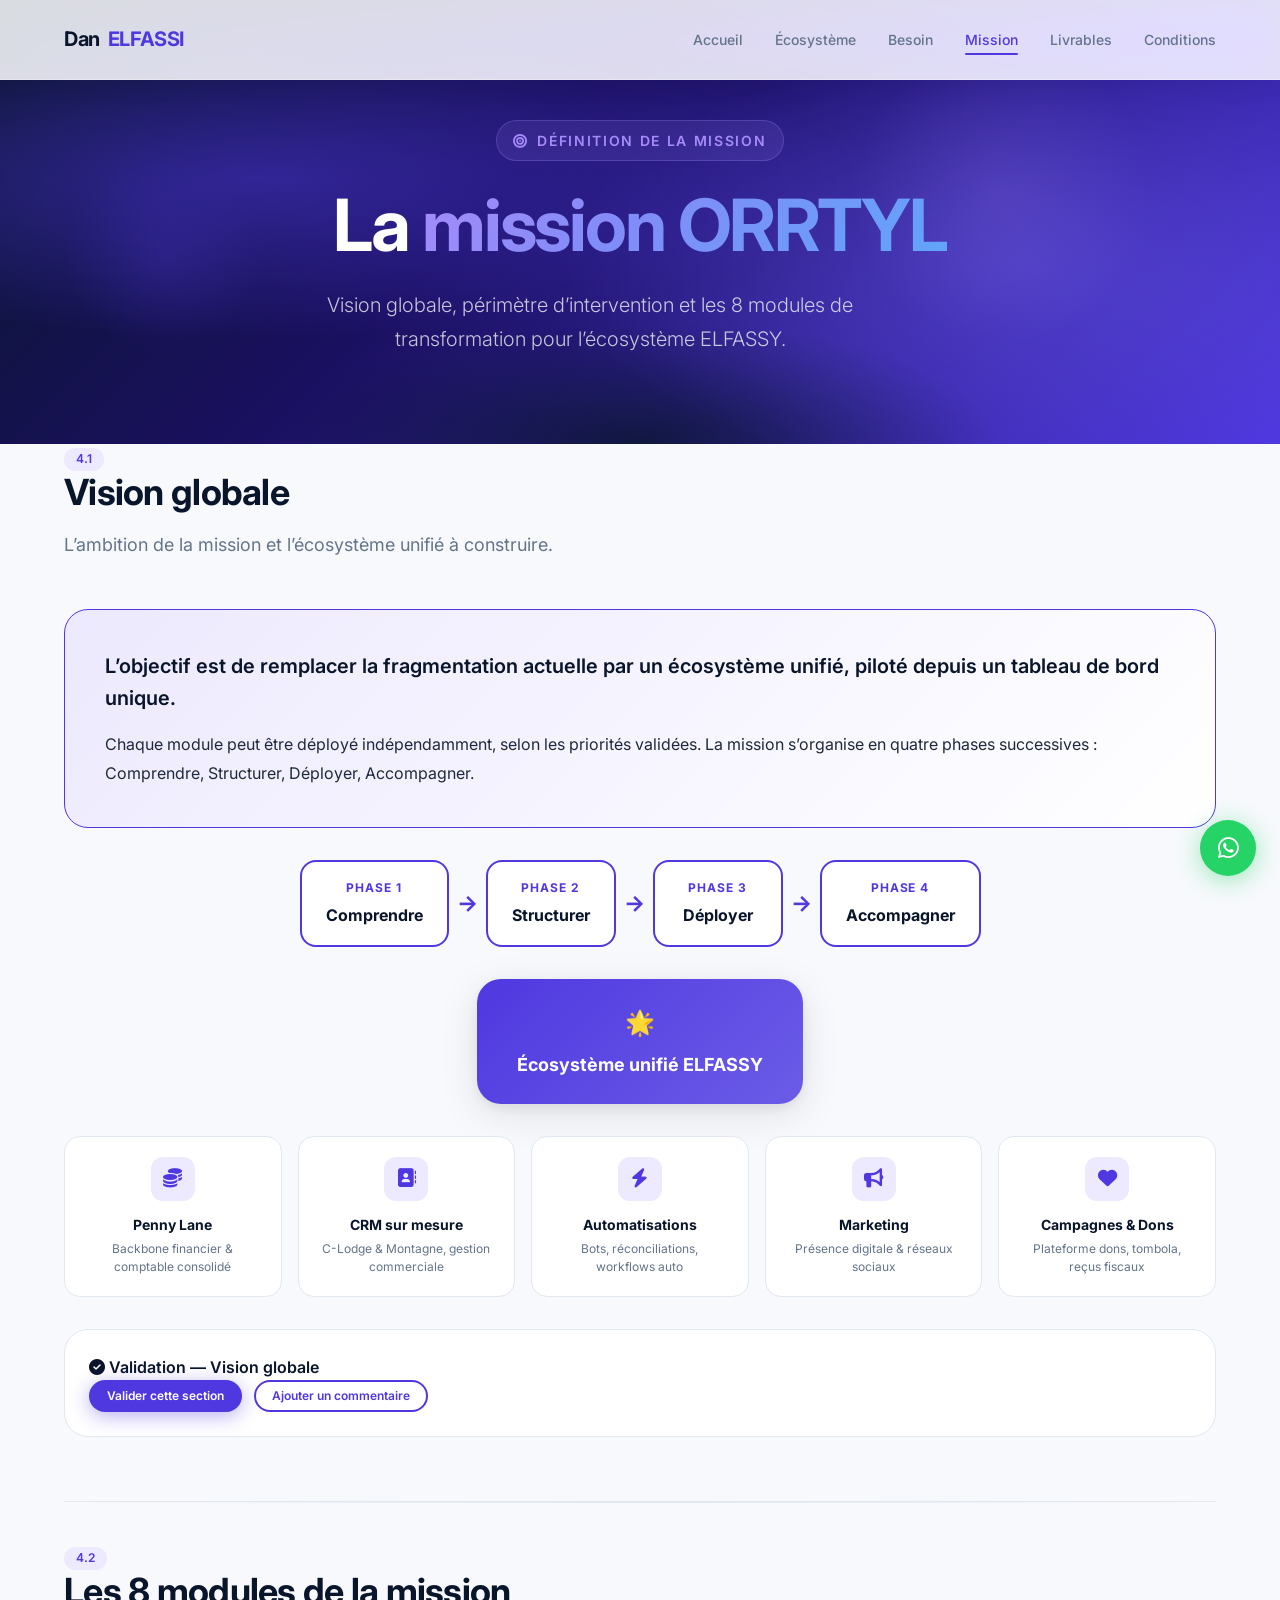
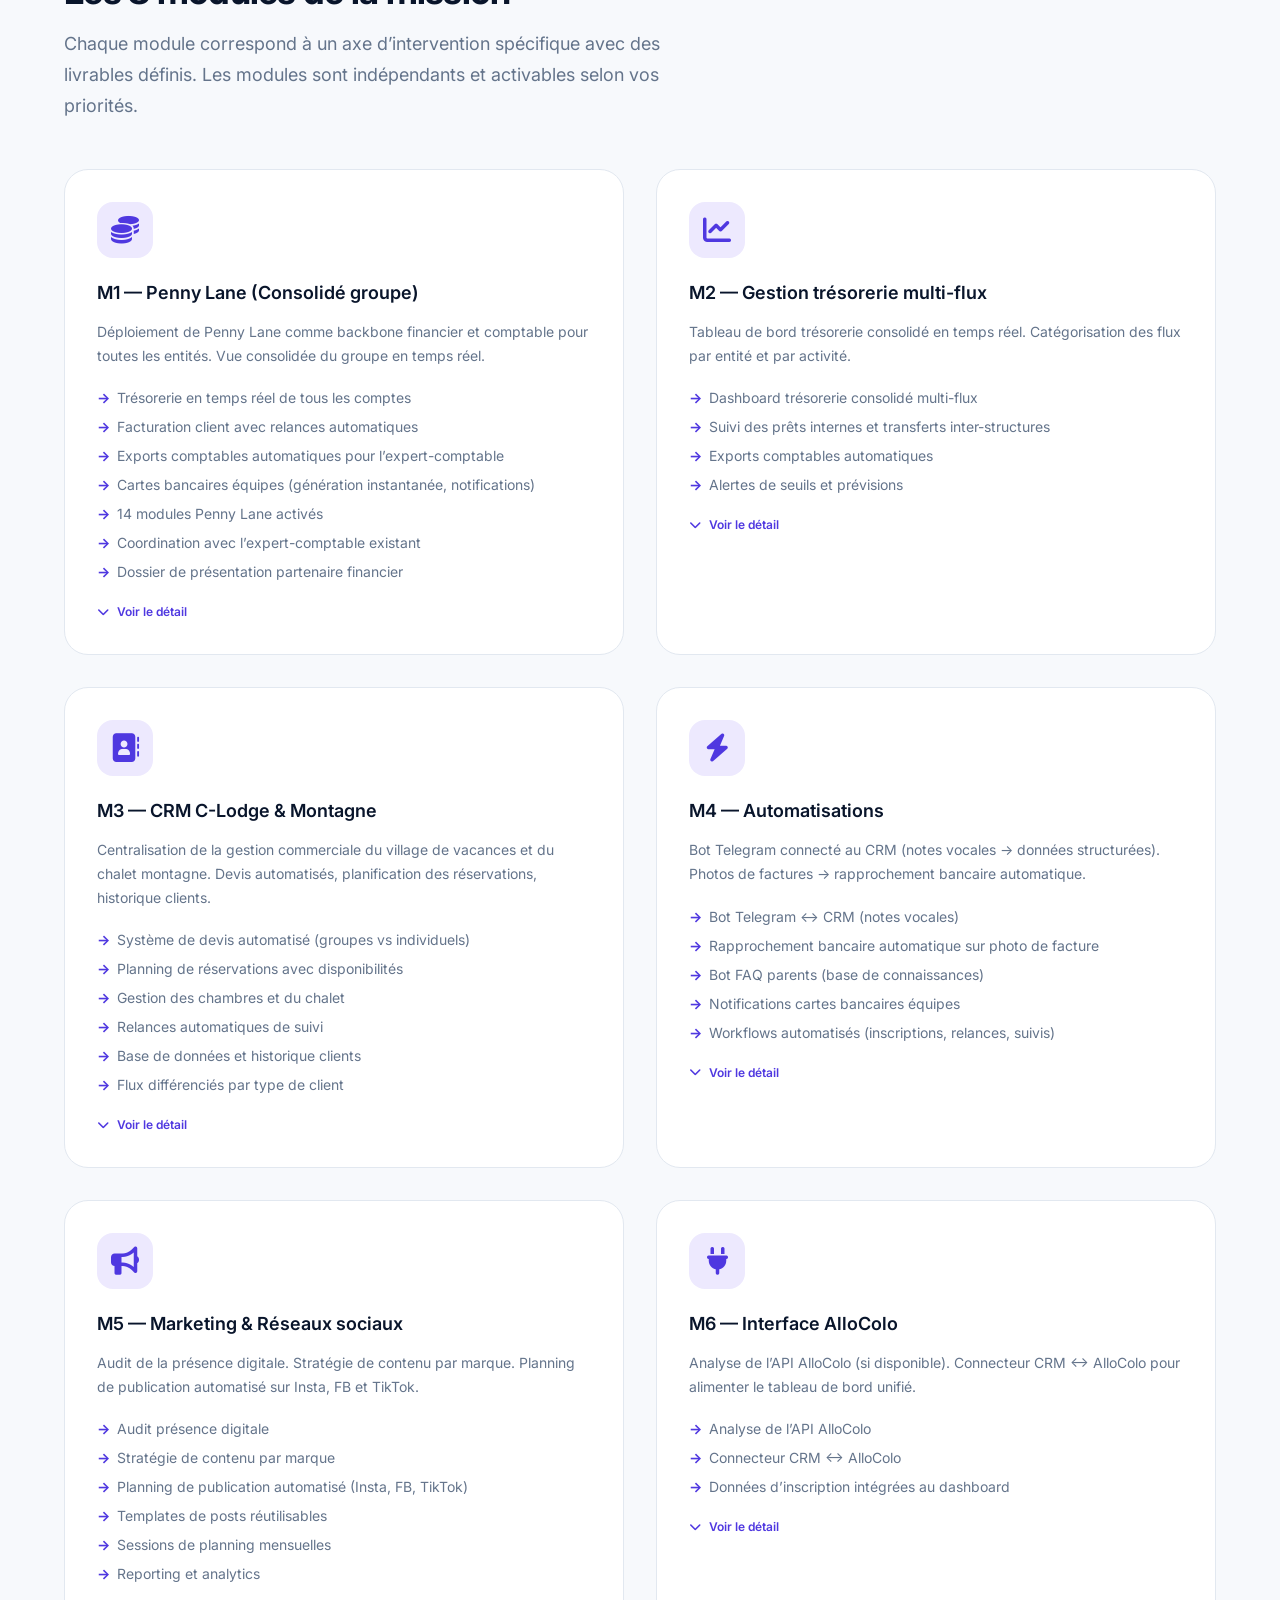
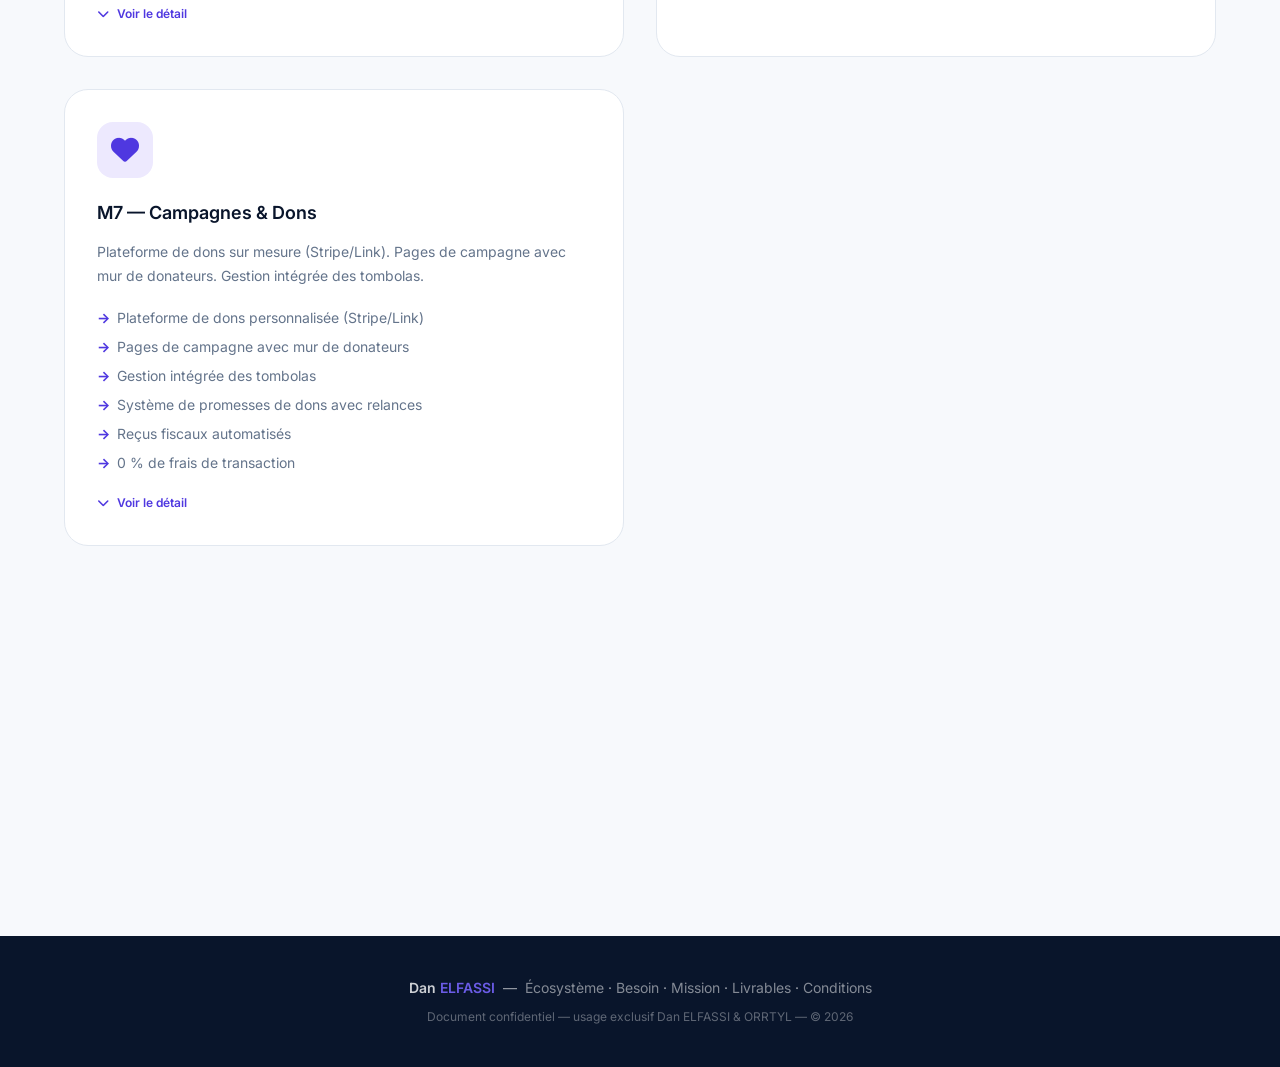
<file: mission.html>
<!DOCTYPE html>
<html lang="fr">
<head>
  <meta charset="UTF-8">
  <meta name="viewport" content="width=device-width, initial-scale=1.0">
  <title>Mission &mdash; Dan ELFASSI | ORRTYL</title>
  <link rel="preconnect" href="https://fonts.googleapis.com">
  <link rel="preconnect" href="https://fonts.gstatic.com" crossorigin>
  <link href="https://fonts.googleapis.com/css2?family=Inter:wght@300;400;500;600;700&family=Heebo:wght@300;400;500;600;700&display=swap" rel="stylesheet">
  <link rel="stylesheet" href="https://cdnjs.cloudflare.com/ajax/libs/font-awesome/6.5.1/css/all.min.css">
  <link rel="stylesheet" href="css/styles.css">
  <style>
    .vision-card {
      background: linear-gradient(135deg, var(--color-primary-bg), var(--color-card-bg));
      border: 1px solid var(--color-primary);
      border-radius: var(--radius-xl);
      padding: var(--space-10);
      margin-bottom: var(--space-8);
    }
    .vision-lead {
      font-size: var(--text-xl);
      font-weight: var(--weight-semibold);
      color: var(--color-dark);
      line-height: 1.6;
      margin-bottom: var(--space-4);
    }
    .vision-body {
      font-size: var(--text-base);
      color: var(--color-text);
      line-height: 1.8;
    }
    /* Phases flowchart */
    .phases-flow {
      display: flex;
      align-items: center;
      justify-content: center;
      flex-wrap: wrap;
      gap: var(--space-2);
      margin: var(--space-8) 0;
    }
    .phase-step {
      background: var(--color-card-bg);
      border: 2px solid var(--color-primary);
      border-radius: var(--radius-lg);
      padding: var(--space-4) var(--space-6);
      text-align: center;
      min-width: 130px;
    }
    .phase-step-num {
      font-size: var(--text-xs);
      font-weight: var(--weight-bold);
      color: var(--color-primary);
      text-transform: uppercase;
      letter-spacing: 0.08em;
      margin-bottom: var(--space-1);
    }
    .phase-step-label {
      font-size: var(--text-base);
      font-weight: var(--weight-bold);
      color: var(--color-dark);
    }
    .phase-arrow {
      color: var(--color-primary);
      font-size: 1.4rem;
      font-weight: var(--weight-bold);
    }
    /* Ecosystem hub */
    .ecosystem-hub {
      display: flex;
      flex-direction: column;
      align-items: center;
      gap: var(--space-8);
      margin: var(--space-8) 0;
    }
    .hub-center {
      background: linear-gradient(135deg, var(--color-primary), var(--color-primary-light));
      color: white;
      border-radius: var(--radius-xl);
      padding: var(--space-6) var(--space-10);
      text-align: center;
      font-size: var(--text-lg);
      font-weight: var(--weight-bold);
      box-shadow: var(--shadow-lg);
    }
    .hub-branches {
      display: grid;
      grid-template-columns: repeat(auto-fit, minmax(180px, 1fr));
      gap: var(--space-4);
      width: 100%;
    }
    .hub-branch {
      background: var(--color-card-bg);
      border: 1px solid var(--color-border);
      border-radius: var(--radius-lg);
      padding: var(--space-5);
      text-align: center;
      position: relative;
    }
    .hub-branch-icon {
      width: 44px;
      height: 44px;
      border-radius: var(--radius-md);
      background: var(--color-primary-bg);
      color: var(--color-primary);
      display: flex;
      align-items: center;
      justify-content: center;
      font-size: 1.2rem;
      margin: 0 auto var(--space-3);
    }
    .hub-branch-title {
      font-size: var(--text-sm);
      font-weight: var(--weight-bold);
      color: var(--color-dark);
      margin-bottom: var(--space-1);
    }
    .hub-branch-desc {
      font-size: var(--text-xs);
      color: var(--color-text-secondary);
      line-height: 1.5;
    }
    .section-divider {
      border: none;
      border-top: 1px solid var(--color-border);
      margin: var(--space-10) 0;
    }
    /* Module card deliverables list */
    .module-deliverables {
      list-style: none;
      padding: 0;
      margin: var(--space-3) 0 0;
    }
    .module-deliverables li {
      font-size: var(--text-sm);
      color: var(--color-text-secondary);
      padding: var(--space-1) 0;
      padding-left: var(--space-5);
      position: relative;
      line-height: 1.5;
    }
    .module-deliverables li::before {
      content: '\2192';
      position: absolute;
      left: 0;
      color: var(--color-primary);
      font-weight: var(--weight-bold);
    }
    /* Module expand */
    .module-card { cursor: pointer; }
    .module-toggle {
      display: flex;
      align-items: center;
      gap: var(--space-2);
      margin-top: var(--space-4);
      font-size: var(--text-xs);
      font-weight: var(--weight-semibold);
      color: var(--color-primary);
      transition: all var(--transition-base);
    }
    .module-toggle i {
      transition: transform var(--transition-base);
    }
    .module-card.open .module-toggle i {
      transform: rotate(180deg);
    }
    .module-details {
      max-height: 0;
      overflow: hidden;
      transition: max-height 0.4s ease;
    }
    .module-card.open .module-details {
      max-height: 2000px;
    }
    .detail-item {
      padding: var(--space-4) 0;
      border-bottom: 1px solid var(--color-border);
    }
    .detail-item:last-child { border-bottom: none; }
    .detail-item-title {
      font-size: var(--text-sm);
      font-weight: var(--weight-semibold);
      color: var(--color-dark);
      margin-bottom: var(--space-1);
      display: flex;
      align-items: center;
      gap: var(--space-2);
    }
    .detail-item-title i {
      color: var(--color-primary);
      font-size: 0.7rem;
    }
    .detail-item-desc {
      font-size: var(--text-sm);
      color: var(--color-text-secondary);
      line-height: 1.7;
      padding-left: var(--space-5);
    }

    /* Info notice */
    .info-notice {
      background: var(--color-primary-bg);
      border: 1px solid var(--color-primary);
      border-radius: var(--radius-lg);
      padding: var(--space-5) var(--space-6);
      margin-top: var(--space-8);
      display: flex;
      gap: var(--space-4);
      align-items: flex-start;
    }
    .info-notice-icon {
      color: var(--color-primary);
      font-size: 1.1rem;
      flex-shrink: 0;
      margin-top: 2px;
    }
    .info-notice-text {
      font-size: var(--text-sm);
      color: var(--color-text);
      line-height: 1.7;
    }
  </style>
</head>
<body data-page="mission">

  <div id="progress-bar"></div>

  <!-- NAV -->
  <nav class="nav nav-glass" id="main-nav">
    <div class="nav-inner">
      <a href="index.html" class="nav-logo">Dan <span class="logo-accent">ELFASSI</span></a>
      <div class="nav-links">
        <a href="index.html" class="nav-link">Accueil</a>
        <a href="ecosysteme.html" class="nav-link">&Eacute;cosyst&egrave;me</a>
        <a href="besoin.html" class="nav-link">Besoin</a>
        <a href="mission.html" class="nav-link active">Mission</a>
        <a href="livrables.html" class="nav-link">Livrables</a>
        <a href="conditions.html" class="nav-link">Conditions</a>
      </div>
      <div class="nav-hamburger" id="hamburger">
        <span></span><span></span><span></span>
      </div>
    </div>
    <div class="nav-mobile" id="nav-mobile">
      <a href="index.html" class="nav-link">Accueil</a>
      <a href="ecosysteme.html" class="nav-link">&Eacute;cosyst&egrave;me</a>
      <a href="besoin.html" class="nav-link">Besoin</a>
      <a href="mission.html" class="nav-link active">Mission</a>
      <a href="livrables.html" class="nav-link">Livrables</a>
      <a href="conditions.html" class="nav-link">Conditions</a>
    </div>
  </nav>

  <!-- HERO MINI -->
  <section class="hero" style="min-height:40vh; padding-top:120px; padding-bottom:var(--space-12);">
    <div class="hero-particles" aria-hidden="true"></div>
    <div class="container">
      <div class="hero-content" style="text-align:center; max-width:700px; margin:0 auto;">
        <p class="hero-eyebrow reveal" data-delay="0"><i class="fa-solid fa-bullseye"></i> D&eacute;finition de la mission</p>
        <h1 class="hero-title reveal" data-delay="1">La <span class="gradient-text">mission ORRTYL</span></h1>
        <p class="hero-subtitle reveal" data-delay="2">Vision globale, p&eacute;rim&egrave;tre d&rsquo;intervention et les 8 modules de transformation pour l&rsquo;&eacute;cosyst&egrave;me ELFASSY.</p>
      </div>
    </div>
  </section>

  <main class="container" style="padding-bottom:var(--space-20);">

    <!-- 4.1 VISION GLOBALE -->
    <section id="vision-globale" style="margin-bottom:var(--space-16);">
      <div class="section-header reveal" data-delay="0">
        <span class="badge badge-primary">4.1</span>
        <h2 class="section-title">Vision globale</h2>
        <p class="section-subtitle">L&rsquo;ambition de la mission et l&rsquo;&eacute;cosyst&egrave;me unifi&eacute; &agrave; construire.</p>
      </div>

      <div class="vision-card reveal" data-delay="1">
        <p class="vision-lead">L&rsquo;objectif est de remplacer la fragmentation actuelle par un &eacute;cosyst&egrave;me unifi&eacute;, pilot&eacute; depuis un tableau de bord unique.</p>
        <p class="vision-body">
          Chaque module peut &ecirc;tre d&eacute;ploy&eacute; ind&eacute;pendamment, selon les priorit&eacute;s valid&eacute;es. La mission s&rsquo;organise en quatre phases successives : Comprendre, Structurer, D&eacute;ployer, Accompagner.
        </p>
      </div>

      <!-- 4 phases flowchart -->
      <div class="phases-flow reveal" data-delay="2">
        <div class="phase-step">
          <div class="phase-step-num">Phase 1</div>
          <div class="phase-step-label">Comprendre</div>
        </div>
        <div class="phase-arrow">&rarr;</div>
        <div class="phase-step">
          <div class="phase-step-num">Phase 2</div>
          <div class="phase-step-label">Structurer</div>
        </div>
        <div class="phase-arrow">&rarr;</div>
        <div class="phase-step">
          <div class="phase-step-num">Phase 3</div>
          <div class="phase-step-label">D&eacute;ployer</div>
        </div>
        <div class="phase-arrow">&rarr;</div>
        <div class="phase-step">
          <div class="phase-step-num">Phase 4</div>
          <div class="phase-step-label">Accompagner</div>
        </div>
      </div>

      <!-- Ecosystem hub -->
      <div class="ecosystem-hub reveal" data-delay="3">
        <div class="hub-center">
          <div style="font-size:var(--text-2xl);margin-bottom:var(--space-2);">&#127775;</div>
          &Eacute;cosyst&egrave;me unifi&eacute; ELFASSY
        </div>
        <div class="hub-branches">
          <div class="hub-branch">
            <div class="hub-branch-icon"><i class="fa-solid fa-coins"></i></div>
            <div class="hub-branch-title">Penny Lane</div>
            <div class="hub-branch-desc">Backbone financier &amp; comptable consolid&eacute;</div>
          </div>
          <div class="hub-branch">
            <div class="hub-branch-icon"><i class="fa-solid fa-address-book"></i></div>
            <div class="hub-branch-title">CRM sur mesure</div>
            <div class="hub-branch-desc">C-Lodge &amp; Montagne, gestion commerciale</div>
          </div>
          <div class="hub-branch">
            <div class="hub-branch-icon"><i class="fa-solid fa-bolt"></i></div>
            <div class="hub-branch-title">Automatisations</div>
            <div class="hub-branch-desc">Bots, r&eacute;conciliations, workflows auto</div>
          </div>
          <div class="hub-branch">
            <div class="hub-branch-icon"><i class="fa-solid fa-bullhorn"></i></div>
            <div class="hub-branch-title">Marketing</div>
            <div class="hub-branch-desc">Pr&eacute;sence digitale &amp; r&eacute;seaux sociaux</div>
          </div>
          <div class="hub-branch">
            <div class="hub-branch-icon"><i class="fa-solid fa-heart"></i></div>
            <div class="hub-branch-title">Campagnes &amp; Dons</div>
            <div class="hub-branch-desc">Plateforme dons, tombola, re&ccedil;us fiscaux</div>
          </div>
        </div>
      </div>

      <div class="validation-widget reveal" data-delay="4">
        <div class="validation-header">
          <div class="validation-title"><i class="fa-solid fa-check-circle"></i> Validation &mdash; Vision globale</div>
        </div>
        <div class="validation-actions">
          <button class="btn btn-primary btn-sm valid-btn" data-section="vision-globale" data-label-default="Valider cette section" data-label-done="Section valid&eacute;e &#10003;">Valider cette section</button>
          <button class="btn btn-outline btn-sm comment-btn" data-section="vision-globale">Ajouter un commentaire</button>
        </div>
        <div class="comment-area" data-section="vision-globale" style="display:none;">
          <textarea class="comment-input" placeholder="Votre commentaire sur la vision globale&hellip;" rows="3"></textarea>
        </div>
      </div>
    </section>

    <hr class="section-divider">

    <!-- 4.2 MODULES -->
    <section id="modules" style="margin-bottom:var(--space-16);">
      <div class="section-header reveal" data-delay="0">
        <span class="badge badge-primary">4.2</span>
        <h2 class="section-title">Les 8 modules de la mission</h2>
        <p class="section-subtitle">Chaque module correspond &agrave; un axe d&rsquo;intervention sp&eacute;cifique avec des livrables d&eacute;finis. Les modules sont ind&eacute;pendants et activables selon vos priorit&eacute;s.</p>
      </div>

      <div class="grid-2">

        <!-- M1 -->
        <div class="module-card reveal" data-delay="1" onclick="this.classList.toggle('open')">
          <div class="module-icon"><i class="fa-solid fa-coins"></i></div>
          <div class="module-title">M1 &mdash; Penny Lane (Consolid&eacute; groupe)</div>
          <div class="module-description">D&eacute;ploiement de Penny Lane comme backbone financier et comptable pour toutes les entit&eacute;s. Vue consolid&eacute;e du groupe en temps r&eacute;el.</div>
          <ul class="module-deliverables">
            <li>Tr&eacute;sorerie en temps r&eacute;el de tous les comptes</li>
            <li>Facturation client avec relances automatiques</li>
            <li>Exports comptables automatiques pour l&rsquo;expert-comptable</li>
            <li>Cartes bancaires &eacute;quipes (g&eacute;n&eacute;ration instantan&eacute;e, notifications)</li>
            <li>14 modules Penny Lane activ&eacute;s</li>
            <li>Coordination avec l&rsquo;expert-comptable existant</li>
            <li>Dossier de pr&eacute;sentation partenaire financier</li>
          </ul>
          <div class="module-toggle"><i class="fa-solid fa-chevron-down"></i> Voir le d&eacute;tail</div>
          <div class="module-details">
            <div class="detail-item">
              <div class="detail-item-title"><i class="fa-solid fa-circle"></i> Tr&eacute;sorerie en temps r&eacute;el</div>
              <div class="detail-item-desc">Connexion bancaire automatique de toutes les entit&eacute;s (SENDEY EVENTS, CAMI CAMPS, ONE SERVICE, EI Dan, 5 SCI). Visualisation consolid&eacute;e des soldes et mouvements en temps r&eacute;el depuis un seul &eacute;cran.</div>
            </div>
            <div class="detail-item">
              <div class="detail-item-title"><i class="fa-solid fa-circle"></i> Facturation client avec relances</div>
              <div class="detail-item-desc">Cr&eacute;ation de factures depuis Penny Lane, envoi au client avec lien de paiement int&eacute;gr&eacute;. Relances automatiques param&eacute;trables. Suivi des impay&eacute;s en temps r&eacute;el.</div>
            </div>
            <div class="detail-item">
              <div class="detail-item-title"><i class="fa-solid fa-circle"></i> Exports comptables automatiques</div>
              <div class="detail-item-desc">L&rsquo;expert-comptable r&eacute;cup&egrave;re les factures et transactions en un bouton, sans avoir acc&egrave;s &agrave; l&rsquo;ensemble du syst&egrave;me. Plus besoin de maintenir un Drive pour les pi&egrave;ces.</div>
            </div>
            <div class="detail-item">
              <div class="detail-item-title"><i class="fa-solid fa-circle"></i> Cartes bancaires &eacute;quipes</div>
              <div class="detail-item-desc">G&eacute;n&eacute;ration instantan&eacute;e de cartes bleues physiques ou virtuelles pour les collaborateurs (Ari&eacute;, etc.). Plafonds param&eacute;trables. Notification en temps r&eacute;el avec demande de justificatif photo.</div>
            </div>
            <div class="detail-item">
              <div class="detail-item-title"><i class="fa-solid fa-circle"></i> 14 modules Penny Lane</div>
              <div class="detail-item-desc">Plan comptable personnalis&eacute;, journaux (achats, ventes, banque, OD), r&eacute;f&eacute;rentiel tiers, immobilisations &amp; amortissements, pr&ecirc;ts &amp; cr&eacute;dits-baux, TVA, axes analytiques, facturation, rapprochement bancaire automatique, lettrage, droits d&rsquo;acc&egrave;s, notes de frais, cl&ocirc;ture d&rsquo;exercice, DAS2.</div>
            </div>
            <div class="detail-item">
              <div class="detail-item-title"><i class="fa-solid fa-circle"></i> Coordination expert-comptable</div>
              <div class="detail-item-desc">L&rsquo;expert-comptable reste en place. On ne le remplace pas. Penny Lane facilite son travail : il r&eacute;cup&egrave;re les donn&eacute;es dont il a besoin, valide les &eacute;critures et signe le bilan. Le co&ucirc;t comptable baisse car le travail de saisie est automatis&eacute;.</div>
            </div>
            <div class="detail-item">
              <div class="detail-item-title"><i class="fa-solid fa-circle"></i> Dossier partenaire financier</div>
              <div class="detail-item-desc">Constitution d&rsquo;un dossier de pr&eacute;sentation consolid&eacute; de l&rsquo;&eacute;cosyst&egrave;me ELFASSY &agrave; destination d&rsquo;un partenaire financier (banque, investisseur). Inclut la valorisation du patrimoine SCI fournie par le client.</div>
            </div>
          </div>
        </div>

        <!-- M2 -->
        <div class="module-card reveal" data-delay="2" onclick="this.classList.toggle('open')">
          <div class="module-icon"><i class="fa-solid fa-chart-line"></i></div>
          <div class="module-title">M2 &mdash; Gestion tr&eacute;sorerie multi-flux</div>
          <div class="module-description">Tableau de bord tr&eacute;sorerie consolid&eacute; en temps r&eacute;el. Cat&eacute;gorisation des flux par entit&eacute; et par activit&eacute;.</div>
          <ul class="module-deliverables">
            <li>Dashboard tr&eacute;sorerie consolid&eacute; multi-flux</li>
            <li>Suivi des pr&ecirc;ts internes et transferts inter-structures</li>
            <li>Exports comptables automatiques</li>
            <li>Alertes de seuils et pr&eacute;visions</li>
          </ul>
          <div class="module-toggle"><i class="fa-solid fa-chevron-down"></i> Voir le d&eacute;tail</div>
          <div class="module-details">
            <div class="detail-item">
              <div class="detail-item-title"><i class="fa-solid fa-circle"></i> Dashboard consolid&eacute; multi-flux</div>
              <div class="detail-item-desc">Un &eacute;cran unique qui affiche la tr&eacute;sorerie de toutes les structures &mdash; officiel et gestion interne. Cat&eacute;gorisation par structure (SENDEY, CAMI, SCI&hellip;) et par activit&eacute; (colos, village, montagne, traiteur, PESACH).</div>
            </div>
            <div class="detail-item">
              <div class="detail-item-title"><i class="fa-solid fa-circle"></i> Suivi des pr&ecirc;ts internes</div>
              <div class="detail-item-desc">Gestion des allers-retours entre structures et des pr&ecirc;ts internes. Chaque mouvement inter-structure est trac&eacute; avec le montant, la date et l&rsquo;&eacute;ch&eacute;ance de remboursement pr&eacute;vue. Fini les vases communicants sans visibilit&eacute;.</div>
            </div>
            <div class="detail-item">
              <div class="detail-item-title"><i class="fa-solid fa-circle"></i> Exports comptables</div>
              <div class="detail-item-desc">G&eacute;n&eacute;ration d&rsquo;exports par structure pour l&rsquo;expert-comptable. Les &eacute;l&eacute;ments officiels sont s&eacute;par&eacute;s et transmissibles en un clic, sans exposer la gestion interne.</div>
            </div>
            <div class="detail-item">
              <div class="detail-item-title"><i class="fa-solid fa-circle"></i> Alertes et pr&eacute;visions</div>
              <div class="detail-item-desc">Seuils d&rsquo;alerte param&eacute;trables par compte. Pr&eacute;visionnel de tr&eacute;sorerie pour anticiper les p&eacute;riodes de tension et prendre des d&eacute;cisions en amont.</div>
            </div>
          </div>
        </div>

        <!-- M3 -->
        <div class="module-card reveal" data-delay="3" onclick="this.classList.toggle('open')">
          <div class="module-icon"><i class="fa-solid fa-address-book"></i></div>
          <div class="module-title">M3 &mdash; CRM C-Lodge &amp; Montagne</div>
          <div class="module-description">Centralisation de la gestion commerciale du village de vacances et du chalet montagne. Devis automatis&eacute;s, planification des r&eacute;servations, historique clients.</div>
          <ul class="module-deliverables">
            <li>Syst&egrave;me de devis automatis&eacute; (groupes vs individuels)</li>
            <li>Planning de r&eacute;servations avec disponibilit&eacute;s</li>
            <li>Gestion des chambres et du chalet</li>
            <li>Relances automatiques de suivi</li>
            <li>Base de donn&eacute;es et historique clients</li>
            <li>Flux diff&eacute;renci&eacute;s par type de client</li>
          </ul>
          <div class="module-toggle"><i class="fa-solid fa-chevron-down"></i> Voir le d&eacute;tail</div>
          <div class="module-details">
            <div class="detail-item">
              <div class="detail-item-title"><i class="fa-solid fa-circle"></i> Devis automatis&eacute; (groupes vs particuliers)</div>
              <div class="detail-item-desc">Le client clique &laquo;&nbsp;je suis un groupe&nbsp;&raquo; ou &laquo;&nbsp;je suis un particulier&nbsp;&raquo; et le syst&egrave;me adapte les questions, les options et le tarif. Le devis se g&eacute;n&egrave;re automatiquement avec les boutons d&rsquo;options (semaines, options repas, activit&eacute;s). Envoi direct au client.</div>
            </div>
            <div class="detail-item">
              <div class="detail-item-title"><i class="fa-solid fa-circle"></i> Planning de r&eacute;servations</div>
              <div class="detail-item-desc">Vue calendrier des disponibilit&eacute;s par semaine. Quand un devis est accept&eacute;, la r&eacute;servation bloque automatiquement les dates. Permet de voir en un clin d&rsquo;&oelig;il les semaines libres, optionn&eacute;es et confirm&eacute;es.</div>
            </div>
            <div class="detail-item">
              <div class="detail-item-title"><i class="fa-solid fa-circle"></i> Gestion des chambres et du chalet</div>
              <div class="detail-item-desc">Inventaire des chambres/chalets avec capacit&eacute;, &eacute;quipements et tarifs. Attribution automatique lors de la r&eacute;servation. Vue d&rsquo;occupation en temps r&eacute;el.</div>
            </div>
            <div class="detail-item">
              <div class="detail-item-title"><i class="fa-solid fa-circle"></i> Relances automatiques</div>
              <div class="detail-item-desc">Quand un devis est envoy&eacute; et qu&rsquo;il n&rsquo;y a pas de retour, le syst&egrave;me relance automatiquement. Dan n&rsquo;oublie plus un devis en cours &mdash; fini les opportunit&eacute;s perdues comme il l&rsquo;a mentionn&eacute; en r&eacute;union.</div>
            </div>
            <div class="detail-item">
              <div class="detail-item-title"><i class="fa-solid fa-circle"></i> Base de donn&eacute;es clients</div>
              <div class="detail-item-desc">Historique complet de chaque client : r&eacute;servations pass&eacute;es, pr&eacute;f&eacute;rences, montants. Permet de relancer les clients existants pour les prochaines saisons (hiver, &eacute;t&eacute;, PESACH, Shabbatones).</div>
            </div>
            <div class="detail-item">
              <div class="detail-item-title"><i class="fa-solid fa-circle"></i> Flux diff&eacute;renci&eacute;s par type de client</div>
              <div class="detail-item-desc">Parcours diff&eacute;rent pour les &eacute;coles (devis groupe, contact t&eacute;l&eacute;phonique, paiement diff&eacute;r&eacute;), les particuliers (r&eacute;servation en ligne, carte bleue ou contact &eacute;quipe), et les groupes Shabbat (options sp&eacute;cifiques).</div>
            </div>
          </div>
        </div>

        <!-- M4 -->
        <div class="module-card reveal" data-delay="4" onclick="this.classList.toggle('open')">
          <div class="module-icon"><i class="fa-solid fa-bolt"></i></div>
          <div class="module-title">M4 &mdash; Automatisations</div>
          <div class="module-description">Bot Telegram connect&eacute; au CRM (notes vocales &rarr; donn&eacute;es structur&eacute;es). Photos de factures &rarr; rapprochement bancaire automatique.</div>
          <ul class="module-deliverables">
            <li>Bot Telegram &harr; CRM (notes vocales)</li>
            <li>Rapprochement bancaire automatique sur photo de facture</li>
            <li>Bot FAQ parents (base de connaissances)</li>
            <li>Notifications cartes bancaires &eacute;quipes</li>
            <li>Workflows automatis&eacute;s (inscriptions, relances, suivis)</li>
          </ul>
          <div class="module-toggle"><i class="fa-solid fa-chevron-down"></i> Voir le d&eacute;tail</div>
          <div class="module-details">
            <div class="detail-item">
              <div class="detail-item-title"><i class="fa-solid fa-circle"></i> Bot Telegram &harr; CRM</div>
              <div class="detail-item-desc">Dan envoie une note vocale sur Telegram : &laquo;&nbsp;J&eacute;r&eacute;my Bousna vient de me pr&ecirc;ter 5 000 que je dois lui rendre en septembre&nbsp;&raquo;. Le bot retranscrit, identifie la personne dans la base, cr&eacute;e la ligne dans le CRM avec le montant, la date et l&rsquo;&eacute;ch&eacute;ance. Si la personne n&rsquo;existe pas, il demande confirmation avant de la cr&eacute;er.</div>
            </div>
            <div class="detail-item">
              <div class="detail-item-title"><i class="fa-solid fa-circle"></i> Photos de factures &rarr; rapprochement</div>
              <div class="detail-item-desc">Dan prend en photo un ticket ou une facture via Telegram. Le syst&egrave;me reconna&icirc;t le fournisseur, le montant TTC/HT, la date, et rapproche automatiquement avec la transaction bancaire correspondante. Dan ne traite que les cas o&ugrave; il y a un doute.</div>
            </div>
            <div class="detail-item">
              <div class="detail-item-title"><i class="fa-solid fa-circle"></i> Bot FAQ parents</div>
              <div class="detail-item-desc">Les parents envoient un WhatsApp &agrave; Mahane Israel. Au lieu de mobiliser une personne, le bot r&eacute;pond aux questions fr&eacute;quentes (horaires, trousseau, d&eacute;parts, etc.) &agrave; partir d&rsquo;une base de connaissances construite avec Dan. Les questions complexes sont redirig&eacute;es vers l&rsquo;&eacute;quipe.</div>
            </div>
            <div class="detail-item">
              <div class="detail-item-title"><i class="fa-solid fa-circle"></i> Notifications cartes bancaires</div>
              <div class="detail-item-desc">Quand un collaborateur utilise sa carte bleue Penny Lane, il re&ccedil;oit une notification imm&eacute;diate lui demandant de prendre en photo le justificatif. Le rapprochement se fait automatiquement.</div>
            </div>
            <div class="detail-item">
              <div class="detail-item-title"><i class="fa-solid fa-circle"></i> Workflows automatis&eacute;s</div>
              <div class="detail-item-desc">Automatisation des t&acirc;ches r&eacute;p&eacute;titives : envoi de confirmations d&rsquo;inscription, rappels de paiement, relances devis, notifications &eacute;quipe. Chaque workflow est construit selon les cas d&rsquo;usage sp&eacute;cifiques de Dan.</div>
            </div>
          </div>
        </div>

        <!-- M5 -->
        <div class="module-card reveal" data-delay="5" onclick="this.classList.toggle('open')">
          <div class="module-icon"><i class="fa-solid fa-bullhorn"></i></div>
          <div class="module-title">M5 &mdash; Marketing &amp; R&eacute;seaux sociaux</div>
          <div class="module-description">Audit de la pr&eacute;sence digitale. Strat&eacute;gie de contenu par marque. Planning de publication automatis&eacute; sur Insta, FB et TikTok.</div>
          <ul class="module-deliverables">
            <li>Audit pr&eacute;sence digitale</li>
            <li>Strat&eacute;gie de contenu par marque</li>
            <li>Planning de publication automatis&eacute; (Insta, FB, TikTok)</li>
            <li>Templates de posts r&eacute;utilisables</li>
            <li>Sessions de planning mensuelles</li>
            <li>Reporting et analytics</li>
          </ul>
          <div class="module-toggle"><i class="fa-solid fa-chevron-down"></i> Voir le d&eacute;tail</div>
          <div class="module-details">
            <div class="detail-item">
              <div class="detail-item-title"><i class="fa-solid fa-circle"></i> Audit pr&eacute;sence digitale</div>
              <div class="detail-item-desc">&Eacute;tat des lieux des sites (mahaneisrael.com, signature-kosher.com), des r&eacute;seaux sociaux existants et de la visibilit&eacute; en ligne de chaque marque. C-Lodge n&rsquo;a pas de site internet ni de r&eacute;seaux &mdash; c&rsquo;est une opportunit&eacute; majeure.</div>
            </div>
            <div class="detail-item">
              <div class="detail-item-title"><i class="fa-solid fa-circle"></i> Strat&eacute;gie de contenu par marque</div>
              <div class="detail-item-desc">Chaque marque a son positionnement et sa cible. Mahane Israel parle aux parents de la communaut&eacute;, Signature Kosher &agrave; une client&egrave;le haut de gamme, C-Lodge aux familles et groupes. Le contenu est adapt&eacute; &agrave; chaque audience.</div>
            </div>
            <div class="detail-item">
              <div class="detail-item-title"><i class="fa-solid fa-circle"></i> Planning de publications</div>
              <div class="detail-item-desc">On se pose une fois par mois, on planifie tous les posts pour le mois. Les publications partent automatiquement aux dates pr&eacute;vues sur Insta, Facebook et TikTok. Dan g&egrave;re les stories, le reste est automatis&eacute;.</div>
            </div>
            <div class="detail-item">
              <div class="detail-item-title"><i class="fa-solid fa-circle"></i> Templates r&eacute;utilisables</div>
              <div class="detail-item-desc">Biblioth&egrave;que de templates graphiques par marque, pr&ecirc;ts &agrave; &ecirc;tre personnalis&eacute;s. Gain de temps consid&eacute;rable pour la production de contenu r&eacute;gulier.</div>
            </div>
            <div class="detail-item">
              <div class="detail-item-title"><i class="fa-solid fa-circle"></i> Sessions mensuelles</div>
              <div class="detail-item-desc">Un rendez-vous mensuel d&eacute;di&eacute; au marketing : revue des performances, planification du mois suivant, nouveaut&eacute;s &agrave; int&eacute;grer. C&rsquo;est dans ce cadre qu&rsquo;on d&eacute;cide quoi poster, quand et sur quelle plateforme.</div>
            </div>
            <div class="detail-item">
              <div class="detail-item-title"><i class="fa-solid fa-circle"></i> Reporting et analytics</div>
              <div class="detail-item-desc">Suivi des m&eacute;triques cl&eacute;s : port&eacute;e, engagement, clics, conversions. Permet de savoir ce qui fonctionne et d&rsquo;ajuster la strat&eacute;gie en cons&eacute;quence.</div>
            </div>
          </div>
        </div>

        <!-- M6 -->
        <div class="module-card reveal" data-delay="6" onclick="this.classList.toggle('open')">
          <div class="module-icon"><i class="fa-solid fa-plug"></i></div>
          <div class="module-title">M6 &mdash; Interface AlloColo</div>
          <div class="module-description">Analyse de l&rsquo;API AlloColo (si disponible). Connecteur CRM &harr; AlloColo pour alimenter le tableau de bord unifi&eacute;.</div>
          <ul class="module-deliverables">
            <li>Analyse de l&rsquo;API AlloColo</li>
            <li>Connecteur CRM &harr; AlloColo</li>
            <li>Donn&eacute;es d&rsquo;inscription int&eacute;gr&eacute;es au dashboard</li>
          </ul>
          <div class="module-toggle"><i class="fa-solid fa-chevron-down"></i> Voir le d&eacute;tail</div>
          <div class="module-details">
            <div class="detail-item">
              <div class="detail-item-title"><i class="fa-solid fa-circle"></i> Analyse de l&rsquo;API AlloColo</div>
              <div class="detail-item-desc">AlloColo est la plateforme d&rsquo;inscription utilis&eacute;e pour les colos (1 000 &euro;/an). Le d&eacute;veloppeur est accessible et r&eacute;actif. On analyse si une API publique est disponible ou si on peut obtenir un acc&egrave;s pour remonter les donn&eacute;es d&rsquo;inscription.</div>
            </div>
            <div class="detail-item">
              <div class="detail-item-title"><i class="fa-solid fa-circle"></i> Connecteur CRM &harr; AlloColo</div>
              <div class="detail-item-desc">Si l&rsquo;API est disponible, on cr&eacute;e un connecteur qui remonte automatiquement les inscriptions, les infos enfants et les paiements dans le tableau de bord unifi&eacute;. AlloColo reste en place &mdash; on ne le remplace pas.</div>
            </div>
            <div class="detail-item">
              <div class="detail-item-title"><i class="fa-solid fa-circle"></i> Int&eacute;gration au dashboard</div>
              <div class="detail-item-desc">Les donn&eacute;es d&rsquo;inscription apparaissent dans le tableau de bord consolid&eacute;, permettant &agrave; Dan d&rsquo;avoir une vue compl&egrave;te de toutes ses activit&eacute;s depuis un seul endroit.</div>
            </div>
          </div>
        </div>

        <!-- M7 -->
        <div class="module-card reveal" data-delay="7" onclick="this.classList.toggle('open')">
          <div class="module-icon"><i class="fa-solid fa-heart"></i></div>
          <div class="module-title">M7 &mdash; Campagnes &amp; Dons</div>
          <div class="module-description">Plateforme de dons sur mesure (Stripe/Link). Pages de campagne avec mur de donateurs. Gestion int&eacute;gr&eacute;e des tombolas.</div>
          <ul class="module-deliverables">
            <li>Plateforme de dons personnalis&eacute;e (Stripe/Link)</li>
            <li>Pages de campagne avec mur de donateurs</li>
            <li>Gestion int&eacute;gr&eacute;e des tombolas</li>
            <li>Syst&egrave;me de promesses de dons avec relances</li>
            <li>Re&ccedil;us fiscaux automatis&eacute;s</li>
            <li>0&nbsp;% de frais de transaction</li>
          </ul>
          <div class="module-toggle"><i class="fa-solid fa-chevron-down"></i> Voir le d&eacute;tail</div>
          <div class="module-details">
            <div class="detail-item">
              <div class="detail-item-title"><i class="fa-solid fa-circle"></i> Plateforme de dons (Stripe/Link)</div>
              <div class="detail-item-desc">Plateforme personnalis&eacute;e en marque blanche pour Mahane Israel. Les donateurs paient via Stripe Link (paiement en un clic). 0 % de frais de campagne, 0 % de frais Stripe &mdash; 100 % de l&rsquo;argent arrive dans la poche de l&rsquo;association.</div>
            </div>
            <div class="detail-item">
              <div class="detail-item-title"><i class="fa-solid fa-circle"></i> Pages de campagne &amp; mur de donateurs</div>
              <div class="detail-item-desc">Ouverture et fermeture de campagnes &agrave; volont&eacute;. Chaque campagne a sa page avec vid&eacute;os, ambassadeurs, objectif de collecte et mur de donateurs en temps r&eacute;el.</div>
            </div>
            <div class="detail-item">
              <div class="detail-item-title"><i class="fa-solid fa-circle"></i> Tombola int&eacute;gr&eacute;e</div>
              <div class="detail-item-desc">Gestion des tombolas directement depuis la plateforme. Vente de billets en ligne, tirage au sort, notification aux gagnants.</div>
            </div>
            <div class="detail-item">
              <div class="detail-item-title"><i class="fa-solid fa-circle"></i> Promesses de dons avec relances</div>
              <div class="detail-item-desc">Gestion des promesses de dons. Le syst&egrave;me relance automatiquement : &laquo;&nbsp;Vous avez fait telle promesse de don, veuillez proc&eacute;der au paiement.&nbsp;&raquo; Plus besoin de suivi manuel.</div>
            </div>
            <div class="detail-item">
              <div class="detail-item-title"><i class="fa-solid fa-circle"></i> Re&ccedil;us fiscaux automatis&eacute;s</div>
              <div class="detail-item-desc">G&eacute;n&eacute;ration automatique des re&ccedil;us fiscaux (Cerfa) pour chaque don. Envoi par email au donateur. Archivage dans le syst&egrave;me.</div>
            </div>
          </div>
        </div>

        <!-- M8 -->
        <div class="module-card reveal" data-delay="8" onclick="this.classList.toggle('open')">
          <div class="module-icon"><i class="fa-solid fa-credit-card"></i></div>
          <div class="module-title">M8 &mdash; Cartes bleues &eacute;quipes</div>
          <div class="module-description">G&eacute;n&eacute;ration de cartes bancaires physiques et virtuelles pour les &eacute;quipes. Plafonds et restrictions param&eacute;trables par carte.</div>
          <ul class="module-deliverables">
            <li>G&eacute;n&eacute;ration de cartes physiques et virtuelles</li>
            <li>Plafonds et restrictions par carte</li>
            <li>Notifications en temps r&eacute;el avec demande de justificatif</li>
            <li>Rapprochement automatique dans Penny Lane</li>
          </ul>
          <div class="module-toggle"><i class="fa-solid fa-chevron-down"></i> Voir le d&eacute;tail</div>
          <div class="module-details">
            <div class="detail-item">
              <div class="detail-item-title"><i class="fa-solid fa-circle"></i> G&eacute;n&eacute;ration de cartes</div>
              <div class="detail-item-desc">En un clic, Dan g&eacute;n&egrave;re une carte bleue pour un collaborateur (Ari&eacute;, Giulia, etc.). Carte physique ou virtuelle. Jusqu&rsquo;&agrave; 150 cartes gratuites. Possibilit&eacute; de cr&eacute;er des cartes temporaires pour des &eacute;v&eacute;nements sp&eacute;cifiques.</div>
            </div>
            <div class="detail-item">
              <div class="detail-item-title"><i class="fa-solid fa-circle"></i> Plafonds et restrictions</div>
              <div class="detail-item-desc">Dan d&eacute;cide les limitations par carte : plafond journalier, mensuel, cat&eacute;gories de d&eacute;penses autoris&eacute;es. Contr&ocirc;le total sur qui d&eacute;pense quoi et combien.</div>
            </div>
            <div class="detail-item">
              <div class="detail-item-title"><i class="fa-solid fa-circle"></i> Notifications temps r&eacute;el</div>
              <div class="detail-item-desc">&Agrave; chaque utilisation de la carte, le collaborateur re&ccedil;oit une notification lui demandant de photographier le justificatif. Dan voit la d&eacute;pense en temps r&eacute;el.</div>
            </div>
            <div class="detail-item">
              <div class="detail-item-title"><i class="fa-solid fa-circle"></i> Rapprochement Penny Lane</div>
              <div class="detail-item-desc">La d&eacute;pense, le justificatif et la transaction bancaire sont rapproch&eacute;s automatiquement dans Penny Lane. Plus de saisie manuelle, plus de tickets perdus.</div>
            </div>
          </div>
        </div>

      </div>

      <div class="info-notice reveal" data-delay="9">
        <div class="info-notice-icon"><i class="fa-solid fa-circle-info"></i></div>
        <p class="info-notice-text">Ces modules sont ind&eacute;pendants et activables selon vos priorit&eacute;s. L&rsquo;ordre et le rythme de d&eacute;ploiement seront d&eacute;finis ensemble au fil de la mission.</p>
      </div>

      <div class="validation-widget reveal" data-delay="10" style="margin-top:var(--space-8);">
        <div class="validation-header">
          <div class="validation-title"><i class="fa-solid fa-check-circle"></i> Validation &mdash; Modules</div>
        </div>
        <div class="validation-actions">
          <button class="btn btn-primary btn-sm valid-btn" data-section="modules" data-label-default="Valider cette section" data-label-done="Section valid&eacute;e &#10003;">Valider cette section</button>
          <button class="btn btn-outline btn-sm comment-btn" data-section="modules">Ajouter un commentaire</button>
        </div>
        <div class="comment-area" data-section="modules" style="display:none;">
          <textarea class="comment-input" placeholder="Votre commentaire sur les modules&hellip;" rows="3"></textarea>
        </div>
      </div>
    </section>

  </main>

  <!-- FOOTER -->
  <footer style="background:var(--color-dark);color:rgba(255,255,255,0.6);text-align:center;padding:var(--space-10) var(--space-4);">
    <div class="container">
      <p style="font-size:var(--text-sm);margin-bottom:var(--space-2);">
        <a href="index.html" style="color:rgba(255,255,255,0.8);text-decoration:none;font-weight:var(--weight-semibold);">Dan <span style="color:var(--color-primary-light);">ELFASSI</span></a>
        &nbsp;&mdash;&nbsp;
        <a href="ecosysteme.html" style="color:rgba(255,255,255,0.5);text-decoration:none;">&Eacute;cosyst&egrave;me</a> &middot;
        <a href="besoin.html" style="color:rgba(255,255,255,0.5);text-decoration:none;">Besoin</a> &middot;
        <a href="mission.html" style="color:rgba(255,255,255,0.5);text-decoration:none;">Mission</a> &middot;
        <a href="livrables.html" style="color:rgba(255,255,255,0.5);text-decoration:none;">Livrables</a> &middot;
        <a href="conditions.html" style="color:rgba(255,255,255,0.5);text-decoration:none;">Conditions</a>
      </p>
      <p style="font-size:var(--text-xs);color:rgba(255,255,255,0.35);">Document confidentiel &mdash; usage exclusif Dan ELFASSI &amp; ORRTYL &mdash; &copy; 2026</p>
    </div>
  </footer>

  <!-- WhatsApp FAB -->
  <div class="whatsapp-fab">
    <div class="whatsapp-fab-label">Une question ?</div>
    <a href="https://wa.me/33763662002" target="_blank" rel="noopener" class="whatsapp-fab-btn" aria-label="Contacter via WhatsApp">
      <i class="fa-brands fa-whatsapp"></i>
    </a>
  </div>

  <script src="js/app.js"></script>
  <script>
    const pb = document.getElementById('progress-bar');
    if (pb) {
      window.addEventListener('scroll', () => {
        const pct = (window.scrollY / (document.body.scrollHeight - window.innerHeight)) * 100;
        pb.style.width = Math.min(pct, 100) + '%';
      }, { passive: true });
    }
    const nav = document.getElementById('main-nav');
    if (nav) {
      window.addEventListener('scroll', () => {
        nav.classList.toggle('scrolled', window.scrollY > 50);
      }, { passive: true });
    }
    const hb = document.getElementById('hamburger');
    const nm = document.getElementById('nav-mobile');
    if (hb && nm) {
      hb.addEventListener('click', () => {
        hb.classList.toggle('open');
        nm.classList.toggle('open');
      });
    }
  </script>
</body>
</html>
</file>
<file: css/styles.css>
/* ============================================================
   MAHANE ISRAEL — Premium Consulting Proposal
   Design System — Pure CSS, Production-Ready
   ============================================================ */

/* ============================================================
   1. CSS VARIABLES — Design Token System
   ============================================================ */

:root {
  /* Brand Colors */
  --color-primary:       #4F38E0;
  --color-primary-light: #6B5CE7;
  --color-primary-bg:    #EDE9FE;
  --color-primary-glow:  rgba(79, 56, 224, 0.25);

  /* Neutrals */
  --color-dark:          #09152B;
  --color-page-bg:       #F7F9FC;
  --color-card-bg:       #FFFFFF;
  --color-text:          #1E293B;
  --color-text-secondary:#64748B;
  --color-border:        #E2E8F0;
  --color-border-hover:  #CBD5E1;

  /* Status Colors */
  --color-green:         #10B981;
  --color-green-bg:      #D1FAE5;
  --color-orange:        #F59E0B;
  --color-orange-bg:     #FEF3C7;
  --color-blue:          #3B82F6;
  --color-blue-bg:       #DBEAFE;
  --color-red:           #EF4444;
  --color-red-bg:        #FEE2E2;

  /* Typography */
  --font-primary:        'Inter', 'Heebo', -apple-system, BlinkMacSystemFont, sans-serif;
  --font-hebrew:         'Heebo', 'Inter', sans-serif;

  --text-xs:    0.75rem;
  --text-sm:    0.875rem;
  --text-base:  1rem;
  --text-lg:    1.125rem;
  --text-xl:    1.25rem;
  --text-2xl:   1.5rem;
  --text-3xl:   1.875rem;
  --text-4xl:   2.25rem;
  --text-5xl:   3rem;
  --text-6xl:   3.75rem;
  --text-7xl:   4.5rem;

  --weight-light:    300;
  --weight-normal:   400;
  --weight-medium:   500;
  --weight-semibold: 600;
  --weight-bold:     700;

  /* Spacing */
  --space-1:   0.25rem;
  --space-2:   0.5rem;
  --space-3:   0.75rem;
  --space-4:   1rem;
  --space-5:   1.25rem;
  --space-6:   1.5rem;
  --space-8:   2rem;
  --space-10:  2.5rem;
  --space-12:  3rem;
  --space-16:  4rem;
  --space-20:  5rem;
  --space-24:  6rem;
  --space-32:  8rem;

  /* Radius */
  --radius-sm:   0.375rem;
  --radius-md:   0.75rem;
  --radius-lg:   1rem;
  --radius-xl:   1.5rem;
  --radius-2xl:  2rem;
  --radius-full: 9999px;

  /* Shadows */
  --shadow-sm:   0 1px 3px rgba(0,0,0,0.06), 0 1px 2px rgba(0,0,0,0.04);
  --shadow-md:   0 4px 16px rgba(0,0,0,0.08), 0 2px 6px rgba(0,0,0,0.05);
  --shadow-lg:   0 10px 40px rgba(0,0,0,0.10), 0 4px 12px rgba(0,0,0,0.06);
  --shadow-xl:   0 20px 60px rgba(0,0,0,0.12), 0 8px 24px rgba(0,0,0,0.08);
  --shadow-primary: 0 8px 32px rgba(79, 56, 224, 0.30);

  /* Transitions */
  --transition-fast:   150ms ease;
  --transition-base:   250ms ease;
  --transition-slow:   400ms ease;
  --transition-spring: 400ms cubic-bezier(0.34, 1.56, 0.64, 1);

  /* Z-index Stack */
  --z-base:      1;
  --z-dropdown:  100;
  --z-sticky:    200;
  --z-overlay:   300;
  --z-modal:     400;
  --z-toast:     500;
  --z-progress:  600;

  /* Layout */
  --container-max: 1200px;
  --nav-height:    80px;
  --nav-height-sm: 64px;
}


/* ============================================================
   2. RESET & BASE
   ============================================================ */

*, *::before, *::after {
  box-sizing: border-box;
  margin: 0;
  padding: 0;
}

html {
  scroll-behavior: smooth;
  -webkit-text-size-adjust: 100%;
  font-size: 16px;
}

body {
  font-family: var(--font-primary);
  font-weight: var(--weight-normal);
  color: var(--color-text);
  background-color: var(--color-page-bg);
  line-height: 1.65;
  -webkit-font-smoothing: antialiased;
  -moz-osx-font-smoothing: grayscale;
  overflow-x: hidden;
}

img, video, svg {
  display: block;
  max-width: 100%;
}

a {
  color: var(--color-primary);
  text-decoration: none;
  transition: color var(--transition-fast);
}

a:hover {
  color: var(--color-primary-light);
}

ul, ol {
  list-style: none;
}

button {
  cursor: pointer;
  border: none;
  background: none;
  font-family: inherit;
}

input, textarea, select {
  font-family: inherit;
}

/* Hebrew / RTL support */
[lang="he"], .rtl {
  font-family: var(--font-hebrew);
  direction: rtl;
  text-align: right;
}


/* ============================================================
   3. SCROLL PROGRESS BAR
   ============================================================ */

#progress-bar {
  position: fixed;
  top: 0;
  left: 0;
  width: 0%;
  height: 3px;
  background: linear-gradient(90deg, var(--color-primary), var(--color-primary-light), #A78BFA);
  z-index: var(--z-progress);
  transition: width 0.1s linear;
  border-radius: 0 var(--radius-full) var(--radius-full) 0;
}


/* ============================================================
   4. CONTAINER & LAYOUT
   ============================================================ */

.container {
  width: 100%;
  max-width: var(--container-max);
  margin-inline: auto;
  padding-inline: var(--space-6);
}

.section {
  padding-block: var(--space-24);
}

.section-sm {
  padding-block: var(--space-16);
}

.section-lg {
  padding-block: var(--space-32);
}

.grid-2 {
  display: grid;
  grid-template-columns: repeat(2, 1fr);
  gap: var(--space-8);
}

.grid-3 {
  display: grid;
  grid-template-columns: repeat(3, 1fr);
  gap: var(--space-6);
}

.grid-4 {
  display: grid;
  grid-template-columns: repeat(4, 1fr);
  gap: var(--space-6);
}

.flex {
  display: flex;
}

.flex-center {
  display: flex;
  align-items: center;
  justify-content: center;
}

.flex-between {
  display: flex;
  align-items: center;
  justify-content: space-between;
}

.gap-4 { gap: var(--space-4); }
.gap-6 { gap: var(--space-6); }
.gap-8 { gap: var(--space-8); }

.text-center { text-align: center; }
.text-right  { text-align: right; }


/* ============================================================
   5. NAVIGATION — Glassmorphism, Sticky, Shrinks on Scroll
   ============================================================ */

.nav {
  position: fixed;
  top: 0;
  left: 0;
  right: 0;
  height: var(--nav-height);
  z-index: var(--z-sticky);
  transition: all var(--transition-slow);
}

.nav-inner {
  display: flex;
  align-items: center;
  justify-content: space-between;
  height: 100%;
  padding-inline: var(--space-6);
  max-width: var(--container-max);
  margin-inline: auto;
}

.nav-transparent {
  background: transparent;
}

.nav-glass {
  background: rgba(255, 255, 255, 0.85);
  backdrop-filter: blur(20px) saturate(180%);
  -webkit-backdrop-filter: blur(20px) saturate(180%);
  border-bottom: 1px solid rgba(255, 255, 255, 0.3);
  box-shadow: 0 4px 24px rgba(0, 0, 0, 0.06);
}

.nav.scrolled {
  height: var(--nav-height-sm);
  background: rgba(255, 255, 255, 0.95);
  backdrop-filter: blur(24px) saturate(200%);
  -webkit-backdrop-filter: blur(24px) saturate(200%);
  border-bottom: 1px solid var(--color-border);
  box-shadow: var(--shadow-md);
}

.nav-logo {
  font-size: var(--text-xl);
  font-weight: var(--weight-bold);
  color: var(--color-dark);
  letter-spacing: -0.02em;
  display: flex;
  align-items: center;
  gap: var(--space-2);
}

.nav-logo .logo-accent {
  color: var(--color-primary);
}

.nav-links {
  display: flex;
  align-items: center;
  gap: var(--space-8);
}

.nav-link {
  font-size: var(--text-sm);
  font-weight: var(--weight-medium);
  color: var(--color-text-secondary);
  transition: color var(--transition-fast);
  position: relative;
}

.nav-link::after {
  content: '';
  position: absolute;
  bottom: -4px;
  left: 0;
  right: 0;
  height: 2px;
  background: var(--color-primary);
  border-radius: var(--radius-full);
  transform: scaleX(0);
  transition: transform var(--transition-base);
}

.nav-link:hover,
.nav-link.active {
  color: var(--color-primary);
}

.nav-link:hover::after,
.nav-link.active::after {
  transform: scaleX(1);
}

.nav-cta {
  font-size: var(--text-sm);
  font-weight: var(--weight-semibold);
  color: white;
  background: var(--color-primary);
  padding: var(--space-2) var(--space-5);
  border-radius: var(--radius-full);
  transition: all var(--transition-base);
  box-shadow: 0 2px 12px rgba(79, 56, 224, 0.35);
}

.nav-cta:hover {
  color: white;
  background: var(--color-primary-light);
  box-shadow: var(--shadow-primary);
  transform: translateY(-1px);
}

/* Hamburger */
.nav-hamburger {
  display: none;
  flex-direction: column;
  gap: 5px;
  cursor: pointer;
  padding: var(--space-2);
}

.nav-hamburger span {
  display: block;
  width: 24px;
  height: 2px;
  background: var(--color-dark);
  border-radius: var(--radius-full);
  transition: all var(--transition-base);
}

.nav-hamburger.open span:nth-child(1) {
  transform: translateY(7px) rotate(45deg);
}

.nav-hamburger.open span:nth-child(2) {
  opacity: 0;
}

.nav-hamburger.open span:nth-child(3) {
  transform: translateY(-7px) rotate(-45deg);
}

/* Mobile nav */
.nav-mobile {
  display: none;
  flex-direction: column;
  gap: var(--space-4);
  position: absolute;
  top: 100%;
  left: 0;
  right: 0;
  background: rgba(255, 255, 255, 0.97);
  backdrop-filter: blur(20px);
  padding: var(--space-6);
  border-bottom: 1px solid var(--color-border);
  box-shadow: var(--shadow-lg);
}

.nav-mobile.open {
  display: flex;
}

.nav-mobile .nav-link {
  font-size: var(--text-base);
  padding-block: var(--space-2);
}


/* ============================================================
   6. HERO SECTION — Full Viewport, Gradient, Particles
   ============================================================ */

.hero {
  position: relative;
  min-height: 100vh;
  display: flex;
  align-items: center;
  overflow: hidden;
  background: linear-gradient(135deg, var(--color-dark) 0%, #1a1060 40%, var(--color-primary) 100%);
  padding-top: var(--nav-height);
}

/* Animated gradient overlay */
.hero::before {
  content: '';
  position: absolute;
  inset: 0;
  background:
    radial-gradient(ellipse 80% 60% at 20% 40%, rgba(79, 56, 224, 0.5) 0%, transparent 60%),
    radial-gradient(ellipse 60% 80% at 80% 60%, rgba(107, 92, 231, 0.4) 0%, transparent 60%),
    radial-gradient(ellipse 40% 40% at 50% 100%, rgba(9, 21, 43, 0.8) 0%, transparent 70%);
  animation: heroGlow 8s ease-in-out infinite alternate;
}

@keyframes heroGlow {
  0%   { opacity: 0.8; }
  100% { opacity: 1; }
}

/* Floating particles */
.hero-particles {
  position: absolute;
  inset: 0;
  overflow: hidden;
  pointer-events: none;
}

.hero-particles::before,
.hero-particles::after {
  content: '';
  position: absolute;
  border-radius: var(--radius-full);
  animation: float 20s ease-in-out infinite;
}

.hero-particles::before {
  width: 300px;
  height: 300px;
  background: radial-gradient(circle, rgba(167, 139, 250, 0.15) 0%, transparent 70%);
  top: 10%;
  right: 10%;
  animation-delay: -4s;
}

.hero-particles::after {
  width: 200px;
  height: 200px;
  background: radial-gradient(circle, rgba(79, 56, 224, 0.2) 0%, transparent 70%);
  bottom: 20%;
  left: 5%;
  animation-delay: -10s;
  animation-duration: 15s;
}

@keyframes float {
  0%, 100% { transform: translate(0, 0) scale(1); }
  25%       { transform: translate(30px, -20px) scale(1.05); }
  50%       { transform: translate(-20px, 30px) scale(0.95); }
  75%       { transform: translate(20px, 20px) scale(1.02); }
}

/* Particle dots */
.particle {
  position: absolute;
  border-radius: var(--radius-full);
  background: rgba(255, 255, 255, 0.15);
  animation: particleDrift linear infinite;
}

@keyframes particleDrift {
  0%   { transform: translateY(0) rotate(0deg); opacity: 0; }
  10%  { opacity: 1; }
  90%  { opacity: 1; }
  100% { transform: translateY(-100vh) rotate(360deg); opacity: 0; }
}

.hero-content {
  position: relative;
  z-index: var(--z-base);
}

.hero-eyebrow {
  display: inline-flex;
  align-items: center;
  gap: var(--space-2);
  font-size: var(--text-sm);
  font-weight: var(--weight-semibold);
  color: rgba(167, 139, 250, 1);
  text-transform: uppercase;
  letter-spacing: 0.12em;
  margin-bottom: var(--space-6);
  padding: var(--space-2) var(--space-4);
  background: rgba(167, 139, 250, 0.12);
  border: 1px solid rgba(167, 139, 250, 0.25);
  border-radius: var(--radius-full);
}

.hero-title {
  font-size: clamp(2.5rem, 6vw, var(--text-7xl));
  font-weight: var(--weight-bold);
  line-height: 1.1;
  letter-spacing: -0.03em;
  color: white;
  margin-bottom: var(--space-6);
}

.hero-subtitle {
  font-size: clamp(1rem, 2vw, var(--text-xl));
  font-weight: var(--weight-light);
  color: rgba(255, 255, 255, 0.75);
  max-width: 600px;
  line-height: 1.7;
  margin-bottom: var(--space-10);
}

.hero-actions {
  display: flex;
  gap: var(--space-4);
  flex-wrap: wrap;
}

.hero-scroll-indicator {
  position: absolute;
  bottom: var(--space-8);
  left: 50%;
  transform: translateX(-50%);
  display: flex;
  flex-direction: column;
  align-items: center;
  gap: var(--space-2);
  color: rgba(255, 255, 255, 0.5);
  font-size: var(--text-xs);
  letter-spacing: 0.1em;
  text-transform: uppercase;
  animation: bounce 2s ease-in-out infinite;
}

.hero-scroll-indicator::after {
  content: '';
  width: 1px;
  height: 40px;
  background: linear-gradient(to bottom, rgba(255,255,255,0.5), transparent);
}

@keyframes bounce {
  0%, 100% { transform: translateX(-50%) translateY(0); }
  50%       { transform: translateX(-50%) translateY(8px); }
}


/* ============================================================
   7. SECTION DIVIDERS — Gradient Wave Parallax
   ============================================================ */

.wave-divider {
  position: relative;
  height: 80px;
  overflow: hidden;
  margin-top: -1px;
}

.wave-divider svg {
  position: absolute;
  bottom: 0;
  width: 100%;
  height: 100%;
}

.wave-divider-top {
  position: relative;
  height: 80px;
  overflow: hidden;
  margin-bottom: -1px;
}

.section-divider {
  width: 100%;
  height: 2px;
  background: linear-gradient(90deg, transparent, var(--color-border), transparent);
  border: none;
  margin-block: var(--space-16);
}


/* ============================================================
   8. TYPOGRAPHY — Headings, Gradient Text
   ============================================================ */

.section-label {
  display: inline-flex;
  align-items: center;
  gap: var(--space-2);
  font-size: var(--text-xs);
  font-weight: var(--weight-semibold);
  color: var(--color-primary);
  text-transform: uppercase;
  letter-spacing: 0.12em;
  margin-bottom: var(--space-4);
}

.section-label::before {
  content: '';
  display: block;
  width: 20px;
  height: 2px;
  background: var(--color-primary);
  border-radius: var(--radius-full);
}

.section-title {
  font-size: clamp(1.75rem, 4vw, var(--text-4xl));
  font-weight: var(--weight-bold);
  color: var(--color-dark);
  line-height: 1.2;
  letter-spacing: -0.02em;
  margin-bottom: var(--space-4);
}

.section-subtitle {
  font-size: var(--text-lg);
  color: var(--color-text-secondary);
  max-width: 640px;
  line-height: 1.7;
}

.text-center .section-subtitle {
  margin-inline: auto;
}

/* Gradient Text */
.gradient-text {
  background: linear-gradient(135deg, #A78BFA 0%, #818CF8 40%, #60A5FA 100%);
  -webkit-background-clip: text;
  -webkit-text-fill-color: transparent;
  background-clip: text;
}

.gradient-text-warm {
  background: linear-gradient(135deg, var(--color-primary) 0%, #8B5CF6 50%, #EC4899 100%);
  -webkit-background-clip: text;
  -webkit-text-fill-color: transparent;
  background-clip: text;
}


/* ============================================================
   9. SCROLL REVEAL ANIMATIONS
   ============================================================ */

.reveal {
  opacity: 0;
  transform: translateY(40px);
  transition:
    opacity 0.7s cubic-bezier(0.25, 0.46, 0.45, 0.94),
    transform 0.7s cubic-bezier(0.25, 0.46, 0.45, 0.94);
}

.reveal.active {
  opacity: 1;
  transform: translateY(0);
}

.reveal-left {
  opacity: 0;
  transform: translateX(-60px);
  transition:
    opacity 0.7s cubic-bezier(0.25, 0.46, 0.45, 0.94),
    transform 0.7s cubic-bezier(0.25, 0.46, 0.45, 0.94);
}

.reveal-left.active {
  opacity: 1;
  transform: translateX(0);
}

.reveal-right {
  opacity: 0;
  transform: translateX(60px);
  transition:
    opacity 0.7s cubic-bezier(0.25, 0.46, 0.45, 0.94),
    transform 0.7s cubic-bezier(0.25, 0.46, 0.45, 0.94);
}

.reveal-right.active {
  opacity: 1;
  transform: translateX(0);
}

.reveal-scale {
  opacity: 0;
  transform: scale(0.85);
  transition:
    opacity 0.6s cubic-bezier(0.25, 0.46, 0.45, 0.94),
    transform 0.6s cubic-bezier(0.34, 1.56, 0.64, 1);
}

.reveal-scale.active {
  opacity: 1;
  transform: scale(1);
}

/* Staggered delays */
.delay-1 { transition-delay: 0.1s; }
.delay-2 { transition-delay: 0.2s; }
.delay-3 { transition-delay: 0.3s; }
.delay-4 { transition-delay: 0.4s; }
.delay-5 { transition-delay: 0.5s; }
.delay-6 { transition-delay: 0.6s; }


/* ============================================================
   10. BUTTONS
   ============================================================ */

.btn {
  display: inline-flex;
  align-items: center;
  justify-content: center;
  gap: var(--space-2);
  font-size: var(--text-sm);
  font-weight: var(--weight-semibold);
  line-height: 1;
  padding: var(--space-3) var(--space-6);
  border-radius: var(--radius-full);
  border: 2px solid transparent;
  cursor: pointer;
  transition: all var(--transition-base);
  white-space: nowrap;
  text-decoration: none;
}

.btn-primary {
  background: var(--color-primary);
  color: white;
  box-shadow: 0 4px 20px rgba(79, 56, 224, 0.40);
}

.btn-primary:hover {
  background: var(--color-primary-light);
  color: white;
  transform: translateY(-2px);
  box-shadow: var(--shadow-primary);
}

.btn-outline {
  background: transparent;
  color: var(--color-primary);
  border-color: var(--color-primary);
}

.btn-outline:hover {
  background: var(--color-primary-bg);
  color: var(--color-primary);
}

.btn-outline-white {
  background: transparent;
  color: white;
  border-color: rgba(255, 255, 255, 0.5);
}

.btn-outline-white:hover {
  background: rgba(255, 255, 255, 0.1);
  color: white;
  border-color: white;
}

.btn-ghost {
  background: transparent;
  color: var(--color-text);
  padding-inline: var(--space-4);
}

.btn-ghost:hover {
  background: var(--color-primary-bg);
  color: var(--color-primary);
}

.btn-lg {
  font-size: var(--text-base);
  padding: var(--space-4) var(--space-8);
}

.btn-sm {
  font-size: var(--text-xs);
  padding: var(--space-2) var(--space-4);
}

.btn-icon {
  width: 40px;
  height: 40px;
  padding: 0;
  border-radius: var(--radius-full);
}


/* ============================================================
   11. CARDS — Elevated, Hover Lift
   ============================================================ */

.card {
  background: var(--color-card-bg);
  border: 1px solid var(--color-border);
  border-radius: var(--radius-xl);
  padding: var(--space-8);
  transition: all var(--transition-slow);
  position: relative;
  overflow: hidden;
}

.card::before {
  content: '';
  position: absolute;
  top: 0;
  left: 0;
  right: 0;
  height: 3px;
  background: linear-gradient(90deg, var(--color-primary), var(--color-primary-light));
  opacity: 0;
  transition: opacity var(--transition-base);
}

.card:hover {
  border-color: var(--color-border-hover);
  box-shadow: var(--shadow-lg);
  transform: translateY(-4px);
}

.card:hover::before {
  opacity: 1;
}

.card-sm {
  padding: var(--space-6);
  border-radius: var(--radius-lg);
}

.card-lg {
  padding: var(--space-12);
}

/* Glassmorphism Card Variant */
.card-glass {
  background: rgba(255, 255, 255, 0.65);
  backdrop-filter: blur(16px) saturate(180%);
  -webkit-backdrop-filter: blur(16px) saturate(180%);
  border: 1px solid rgba(255, 255, 255, 0.7);
  box-shadow: 0 8px 32px rgba(79, 56, 224, 0.08);
}

.card-glass:hover {
  background: rgba(255, 255, 255, 0.80);
  border-color: rgba(79, 56, 224, 0.25);
  box-shadow: 0 16px 48px rgba(79, 56, 224, 0.14);
}

/* Dark Card */
.card-dark {
  background: var(--color-dark);
  border-color: rgba(255, 255, 255, 0.08);
  color: white;
}

.card-dark .card-title {
  color: white;
}

.card-dark .card-text {
  color: rgba(255, 255, 255, 0.65);
}

/* Card Header */
.card-header {
  display: flex;
  align-items: flex-start;
  justify-content: space-between;
  margin-bottom: var(--space-4);
}

.card-icon {
  width: 48px;
  height: 48px;
  border-radius: var(--radius-lg);
  background: var(--color-primary-bg);
  display: flex;
  align-items: center;
  justify-content: center;
  font-size: 1.5rem;
  margin-bottom: var(--space-4);
  flex-shrink: 0;
  transition: all var(--transition-base);
}

.card:hover .card-icon {
  background: var(--color-primary);
  transform: scale(1.05);
}

.card-title {
  font-size: var(--text-xl);
  font-weight: var(--weight-semibold);
  color: var(--color-dark);
  margin-bottom: var(--space-2);
  line-height: 1.3;
}

.card-text {
  font-size: var(--text-sm);
  color: var(--color-text-secondary);
  line-height: 1.7;
}


/* ============================================================
   12. MODULE CARDS — Champ des Possibles
   ============================================================ */

.module-card {
  background: var(--color-card-bg);
  border: 1px solid var(--color-border);
  border-radius: var(--radius-xl);
  padding: var(--space-8);
  transition: all var(--transition-slow);
  position: relative;
  overflow: hidden;
  cursor: default;
}

.module-card::after {
  content: '';
  position: absolute;
  inset: 0;
  border-radius: var(--radius-xl);
  box-shadow: 0 0 0 0 rgba(79, 56, 224, 0);
  transition: box-shadow var(--transition-slow);
}

.module-card:hover {
  border-color: var(--color-primary);
  transform: translateY(-6px);
  box-shadow:
    var(--shadow-xl),
    0 0 0 1px var(--color-primary),
    0 0 40px rgba(79, 56, 224, 0.15);
}

.module-card:hover .module-icon {
  background: var(--color-primary);
  color: white;
  box-shadow: 0 8px 24px rgba(79, 56, 224, 0.40);
}

.module-icon {
  width: 56px;
  height: 56px;
  border-radius: var(--radius-lg);
  background: var(--color-primary-bg);
  color: var(--color-primary);
  display: flex;
  align-items: center;
  justify-content: center;
  font-size: 1.75rem;
  margin-bottom: var(--space-5);
  transition: all var(--transition-base);
}

.module-title {
  font-size: var(--text-lg);
  font-weight: var(--weight-semibold);
  color: var(--color-dark);
  margin-bottom: var(--space-3);
}

.module-description {
  font-size: var(--text-sm);
  color: var(--color-text-secondary);
  line-height: 1.7;
  margin-bottom: var(--space-4);
}

.module-tag {
  display: inline-flex;
  align-items: center;
  font-size: var(--text-xs);
  font-weight: var(--weight-medium);
  color: var(--color-primary);
  background: var(--color-primary-bg);
  padding: var(--space-1) var(--space-3);
  border-radius: var(--radius-full);
}


/* ============================================================
   13. STATS COUNTER SECTION
   ============================================================ */

.stats-section {
  background: var(--color-dark);
  padding-block: var(--space-20);
  position: relative;
  overflow: hidden;
}

.stats-section::before {
  content: '';
  position: absolute;
  inset: 0;
  background:
    radial-gradient(ellipse 60% 80% at 10% 50%, rgba(79, 56, 224, 0.25) 0%, transparent 60%),
    radial-gradient(ellipse 40% 60% at 90% 50%, rgba(107, 92, 231, 0.2) 0%, transparent 60%);
}

.stats-grid {
  display: grid;
  grid-template-columns: repeat(4, 1fr);
  gap: var(--space-1);
  position: relative;
  z-index: 1;
}

.stat-card {
  padding: var(--space-10) var(--space-6);
  text-align: center;
  border-bottom: 2px solid transparent;
  transition: border-color var(--transition-slow);
  position: relative;
}

.stat-card::after {
  content: '';
  position: absolute;
  bottom: -2px;
  left: 50%;
  transform: translateX(-50%);
  width: 0;
  height: 2px;
  background: var(--color-primary-light);
  transition: width 0.8s cubic-bezier(0.25, 0.46, 0.45, 0.94);
  transition-delay: 0.3s;
}

.stat-card.active::after {
  width: 60%;
}

.stat-number {
  font-size: clamp(2.5rem, 5vw, 4rem);
  font-weight: var(--weight-bold);
  color: white;
  line-height: 1;
  letter-spacing: -0.03em;
  margin-bottom: var(--space-3);
  display: flex;
  align-items: baseline;
  justify-content: center;
  gap: var(--space-1);
}

.stat-number .suffix {
  font-size: 0.5em;
  color: var(--color-primary-light);
  font-weight: var(--weight-semibold);
}

.stat-label {
  font-size: var(--text-sm);
  color: rgba(255, 255, 255, 0.55);
  font-weight: var(--weight-medium);
  text-transform: uppercase;
  letter-spacing: 0.08em;
}

/* Number counter animation */
.counter {
  display: inline-block;
}

.counter.counting {
  animation: countPulse 0.1s ease-in-out;
}

@keyframes countPulse {
  0%, 100% { transform: scale(1); }
  50%       { transform: scale(1.03); }
}


/* ============================================================
   14. ORG CHART / JURIDICAL STRUCTURE DIAGRAM
   ============================================================ */

.org-tree {
  display: flex;
  flex-direction: column;
  align-items: center;
  gap: 0;
  padding: var(--space-8) 0;
  position: relative;
}

.org-level {
  display: flex;
  align-items: flex-start;
  justify-content: center;
  gap: var(--space-6);
  position: relative;
}

.org-level::before {
  content: '';
  position: absolute;
  top: 0;
  left: 50%;
  transform: translateX(-50%);
  width: 2px;
  height: var(--space-8);
  background: var(--color-border);
}

.org-connector-v {
  width: 2px;
  height: var(--space-8);
  background: linear-gradient(to bottom, var(--color-border), var(--color-primary-light));
  margin: 0 auto;
  border-radius: var(--radius-full);
}

.org-connector-h {
  height: 2px;
  background: linear-gradient(90deg, transparent, var(--color-border), transparent);
  margin-block: 0;
  flex: 1;
}

.org-node {
  background: var(--color-card-bg);
  border: 2px solid var(--color-border);
  border-radius: var(--radius-lg);
  padding: var(--space-4) var(--space-6);
  text-align: center;
  min-width: 140px;
  transition: all var(--transition-base);
  cursor: default;
  position: relative;
}

.org-node:hover {
  border-color: var(--color-primary);
  box-shadow: var(--shadow-primary);
  transform: translateY(-2px);
}

.org-node-primary {
  background: var(--color-primary);
  border-color: var(--color-primary);
  color: white;
}

.org-node-primary .org-node-label {
  color: rgba(255, 255, 255, 0.8);
}

.org-node-title {
  font-size: var(--text-sm);
  font-weight: var(--weight-semibold);
  color: var(--color-dark);
  line-height: 1.3;
}

.org-node-label {
  font-size: var(--text-xs);
  color: var(--color-text-secondary);
  margin-top: var(--space-1);
}

.org-node-primary .org-node-title {
  color: white;
}

/* Branch lines for org chart */
.org-branch {
  display: flex;
  flex-direction: column;
  align-items: center;
}

.org-branch-group {
  display: flex;
  align-items: flex-start;
  justify-content: center;
  gap: var(--space-4);
  position: relative;
  padding-top: var(--space-8);
}

.org-branch-group::before {
  content: '';
  position: absolute;
  top: 0;
  left: 0;
  right: 0;
  height: 2px;
  background: var(--color-border);
  border-radius: var(--radius-full);
}


/* ============================================================
   15. TIMELINE — Horizontal
   ============================================================ */

.timeline {
  position: relative;
  padding: var(--space-12) 0;
}

.timeline-track {
  position: relative;
  display: flex;
  align-items: flex-start;
  gap: 0;
}

.timeline-track::before {
  content: '';
  position: absolute;
  top: 20px;
  left: 0;
  right: 0;
  height: 2px;
  background: linear-gradient(90deg, var(--color-primary), var(--color-primary-light), rgba(79, 56, 224, 0.3));
  z-index: 0;
}

.timeline-item {
  flex: 1;
  display: flex;
  flex-direction: column;
  align-items: center;
  position: relative;
  z-index: 1;
}

.timeline-dot {
  width: 40px;
  height: 40px;
  border-radius: var(--radius-full);
  background: white;
  border: 3px solid var(--color-primary);
  display: flex;
  align-items: center;
  justify-content: center;
  font-size: var(--text-sm);
  font-weight: var(--weight-bold);
  color: var(--color-primary);
  margin-bottom: var(--space-4);
  flex-shrink: 0;
  transition: all var(--transition-base);
  box-shadow: 0 0 0 4px var(--color-primary-bg);
}

.timeline-item.active .timeline-dot,
.timeline-dot:hover {
  background: var(--color-primary);
  color: white;
  box-shadow: var(--shadow-primary);
  transform: scale(1.1);
}

.timeline-content {
  text-align: center;
  padding-inline: var(--space-4);
}

.timeline-period {
  font-size: var(--text-xs);
  font-weight: var(--weight-semibold);
  color: var(--color-primary);
  text-transform: uppercase;
  letter-spacing: 0.08em;
  margin-bottom: var(--space-2);
}

.timeline-title {
  font-size: var(--text-sm);
  font-weight: var(--weight-semibold);
  color: var(--color-dark);
  margin-bottom: var(--space-1);
}

.timeline-text {
  font-size: var(--text-xs);
  color: var(--color-text-secondary);
  line-height: 1.6;
}


/* ============================================================
   16. TABLES — Clean, Striped, Responsive
   ============================================================ */

.table-wrapper {
  overflow-x: auto;
  border-radius: var(--radius-xl);
  border: 1px solid var(--color-border);
  box-shadow: var(--shadow-sm);
}

table {
  width: 100%;
  border-collapse: collapse;
  font-size: var(--text-sm);
}

thead {
  background: var(--color-dark);
  color: white;
}

thead th {
  padding: var(--space-4) var(--space-6);
  text-align: left;
  font-weight: var(--weight-semibold);
  font-size: var(--text-xs);
  text-transform: uppercase;
  letter-spacing: 0.08em;
  color: rgba(255, 255, 255, 0.85);
  white-space: nowrap;
}

tbody tr {
  border-bottom: 1px solid var(--color-border);
  transition: background var(--transition-fast);
}

tbody tr:nth-child(even) {
  background: rgba(247, 249, 252, 0.7);
}

tbody tr:hover {
  background: var(--color-primary-bg);
}

tbody tr:last-child {
  border-bottom: none;
}

td {
  padding: var(--space-4) var(--space-6);
  color: var(--color-text);
  vertical-align: middle;
}

td strong {
  color: var(--color-dark);
}

.table-highlight {
  background: linear-gradient(90deg, rgba(79, 56, 224, 0.04) 0%, transparent 100%);
}


/* ============================================================
   17. NOTICE BOXES
   ============================================================ */

.notice {
  display: flex;
  gap: var(--space-4);
  padding: var(--space-5) var(--space-6);
  border-radius: var(--radius-lg);
  border: 1px solid;
  margin-block: var(--space-6);
}

.notice-icon {
  font-size: 1.25rem;
  flex-shrink: 0;
  line-height: 1.5;
}

.notice-body {
  flex: 1;
}

.notice-title {
  font-size: var(--text-sm);
  font-weight: var(--weight-semibold);
  margin-bottom: var(--space-1);
}

.notice-text {
  font-size: var(--text-sm);
  line-height: 1.65;
}

.notice-info {
  background: var(--color-blue-bg);
  border-color: rgba(59, 130, 246, 0.3);
  color: #1E40AF;
}

.notice-info .notice-title {
  color: #1D4ED8;
}

.notice-warning {
  background: var(--color-orange-bg);
  border-color: rgba(245, 158, 11, 0.3);
  color: #92400E;
}

.notice-warning .notice-title {
  color: #B45309;
}

.notice-danger {
  background: var(--color-red-bg);
  border-color: rgba(239, 68, 68, 0.3);
  color: #991B1B;
}

.notice-danger .notice-title {
  color: #DC2626;
}

.notice-success {
  background: var(--color-green-bg);
  border-color: rgba(16, 185, 129, 0.3);
  color: #064E3B;
}

.notice-success .notice-title {
  color: #065F46;
}


/* ============================================================
   18. BADGES — Status Indicators
   ============================================================ */

.badge {
  display: inline-flex;
  align-items: center;
  gap: var(--space-1);
  font-size: var(--text-xs);
  font-weight: var(--weight-semibold);
  padding: 3px var(--space-3);
  border-radius: var(--radius-full);
  line-height: 1.4;
  white-space: nowrap;
}

.badge-primary { background: var(--color-primary-bg); color: var(--color-primary); }
.badge-green   { background: var(--color-green-bg);   color: #065F46; }
.badge-orange  { background: var(--color-orange-bg);  color: #92400E; }
.badge-blue    { background: var(--color-blue-bg);    color: #1E40AF; }
.badge-red     { background: var(--color-red-bg);     color: #991B1B; }
.badge-gray    { background: #F1F5F9; color: #475569; }
.badge-dark    { background: var(--color-dark); color: white; }

.badge-dot::before {
  content: '';
  display: block;
  width: 6px;
  height: 6px;
  border-radius: var(--radius-full);
  background: currentColor;
}

/* Priority Matrix Badges */
.priority-p1 {
  background: var(--color-red-bg);
  color: #DC2626;
  font-weight: var(--weight-bold);
  border: 1px solid rgba(239, 68, 68, 0.3);
}

.priority-p2 {
  background: var(--color-orange-bg);
  color: #D97706;
  font-weight: var(--weight-bold);
  border: 1px solid rgba(245, 158, 11, 0.3);
}

.priority-p3 {
  background: #FEF9C3;
  color: #A16207;
  font-weight: var(--weight-bold);
  border: 1px solid rgba(234, 179, 8, 0.3);
}

.priority-p4 {
  background: #F1F5F9;
  color: #64748B;
  font-weight: var(--weight-bold);
  border: 1px solid var(--color-border);
}


/* ============================================================
   19. TOOLTIPS
   ============================================================ */

.tooltip {
  position: relative;
  display: inline-flex;
}

.tooltip-text {
  position: absolute;
  bottom: calc(100% + 10px);
  left: 50%;
  transform: translateX(-50%) translateY(4px);
  background: var(--color-dark);
  color: white;
  font-size: var(--text-xs);
  font-weight: var(--weight-medium);
  padding: var(--space-2) var(--space-3);
  border-radius: var(--radius-md);
  white-space: nowrap;
  opacity: 0;
  pointer-events: none;
  transition: all var(--transition-fast);
  z-index: var(--z-dropdown);
  max-width: 220px;
  white-space: normal;
  text-align: center;
  line-height: 1.5;
}

.tooltip-text::after {
  content: '';
  position: absolute;
  top: 100%;
  left: 50%;
  transform: translateX(-50%);
  border: 5px solid transparent;
  border-top-color: var(--color-dark);
}

.tooltip:hover .tooltip-text {
  opacity: 1;
  transform: translateX(-50%) translateY(0);
}


/* ============================================================
   20. VERBATIM QUOTES / BLOCKQUOTES
   ============================================================ */

.blockquote {
  position: relative;
  margin: var(--space-8) 0;
  padding: var(--space-6) var(--space-8);
  padding-left: calc(var(--space-8) + 4px);
  border-left: 4px solid var(--color-primary);
  background: var(--color-primary-bg);
  border-radius: 0 var(--radius-lg) var(--radius-lg) 0;
}

.blockquote::before {
  content: '\201C';
  position: absolute;
  top: var(--space-4);
  left: var(--space-4);
  font-size: 3rem;
  color: var(--color-primary);
  opacity: 0.4;
  font-family: Georgia, serif;
  line-height: 1;
}

.blockquote-text {
  font-size: var(--text-lg);
  font-style: italic;
  color: var(--color-dark);
  line-height: 1.7;
  margin-bottom: var(--space-4);
  padding-top: var(--space-2);
}

.blockquote-author {
  display: flex;
  align-items: center;
  gap: var(--space-3);
}

.blockquote-author-name {
  font-size: var(--text-sm);
  font-weight: var(--weight-semibold);
  color: var(--color-dark);
}

.blockquote-author-role {
  font-size: var(--text-xs);
  color: var(--color-text-secondary);
}


/* ============================================================
   21. FLOWCHART — Horizontal
   ============================================================ */

.flowchart {
  display: flex;
  align-items: center;
  gap: 0;
  overflow-x: auto;
  padding-block: var(--space-6);
}

.flow-step {
  display: flex;
  flex-direction: column;
  align-items: center;
  gap: var(--space-3);
  min-width: 120px;
  flex-shrink: 0;
}

.flow-node {
  width: 100%;
  background: var(--color-card-bg);
  border: 2px solid var(--color-border);
  border-radius: var(--radius-lg);
  padding: var(--space-4) var(--space-3);
  text-align: center;
  transition: all var(--transition-base);
  cursor: default;
}

.flow-node:hover {
  border-color: var(--color-primary);
  box-shadow: var(--shadow-primary);
  transform: translateY(-2px);
}

.flow-node-icon {
  font-size: 1.5rem;
  margin-bottom: var(--space-2);
}

.flow-node-title {
  font-size: var(--text-xs);
  font-weight: var(--weight-semibold);
  color: var(--color-dark);
  line-height: 1.3;
}

.flow-node-active {
  border-color: var(--color-primary);
  background: var(--color-primary-bg);
}

.flow-arrow {
  display: flex;
  align-items: center;
  color: var(--color-text-secondary);
  font-size: 1.25rem;
  padding: 0 var(--space-2);
  flex-shrink: 0;
  position: relative;
  top: -16px;
}

.flow-arrow::before {
  content: '';
  display: block;
  width: 32px;
  height: 2px;
  background: linear-gradient(90deg, var(--color-border), var(--color-primary-light));
  margin-right: -4px;
}

.flow-arrow::after {
  content: '';
  display: block;
  width: 0;
  height: 0;
  border-style: solid;
  border-width: 6px 0 6px 10px;
  border-color: transparent transparent transparent var(--color-primary-light);
}


/* ============================================================
   22. ACCORDION
   ============================================================ */

.accordion {
  border: 1px solid var(--color-border);
  border-radius: var(--radius-xl);
  overflow: hidden;
}

.accordion-item {
  border-bottom: 1px solid var(--color-border);
}

.accordion-item:last-child {
  border-bottom: none;
}

.accordion-trigger {
  width: 100%;
  display: flex;
  align-items: center;
  justify-content: space-between;
  padding: var(--space-5) var(--space-6);
  background: white;
  cursor: pointer;
  font-size: var(--text-base);
  font-weight: var(--weight-semibold);
  color: var(--color-dark);
  text-align: left;
  transition: background var(--transition-fast);
  border: none;
}

.accordion-trigger:hover {
  background: var(--color-primary-bg);
}

.accordion-trigger.active {
  background: var(--color-primary-bg);
  color: var(--color-primary);
}

.accordion-icon {
  width: 24px;
  height: 24px;
  border-radius: var(--radius-full);
  background: var(--color-primary-bg);
  display: flex;
  align-items: center;
  justify-content: center;
  flex-shrink: 0;
  font-size: var(--text-base);
  color: var(--color-primary);
  transition: transform var(--transition-base), background var(--transition-base);
}

.accordion-trigger.active .accordion-icon {
  transform: rotate(180deg);
  background: var(--color-primary);
  color: white;
}

.accordion-content {
  max-height: 0;
  overflow: hidden;
  transition: max-height var(--transition-slow) ease;
}

.accordion-content.open {
  max-height: 600px;
}

.accordion-body {
  padding: var(--space-4) var(--space-6) var(--space-6);
  font-size: var(--text-sm);
  color: var(--color-text-secondary);
  line-height: 1.75;
  border-top: 1px solid var(--color-border);
}


/* ============================================================
   23. TABS
   ============================================================ */

.tabs {
  display: flex;
  flex-direction: column;
  gap: 0;
}

.tabs-nav {
  display: flex;
  border-bottom: 2px solid var(--color-border);
  gap: 0;
  overflow-x: auto;
}

.tab-btn {
  flex-shrink: 0;
  padding: var(--space-3) var(--space-6);
  font-size: var(--text-sm);
  font-weight: var(--weight-medium);
  color: var(--color-text-secondary);
  background: transparent;
  border: none;
  border-bottom: 2px solid transparent;
  margin-bottom: -2px;
  cursor: pointer;
  transition: all var(--transition-fast);
  white-space: nowrap;
}

.tab-btn:hover {
  color: var(--color-primary);
}

.tab-btn.active {
  color: var(--color-primary);
  border-bottom-color: var(--color-primary);
  background: transparent;
}

.tab-panel {
  display: none;
  padding: var(--space-8) 0;
  animation: tabFadeIn 0.3s ease;
}

.tab-panel.active {
  display: block;
}

@keyframes tabFadeIn {
  from { opacity: 0; transform: translateY(8px); }
  to   { opacity: 1; transform: translateY(0); }
}

/* Pill style tabs */
.tabs-pills .tabs-nav {
  border-bottom: none;
  background: var(--color-primary-bg);
  padding: var(--space-1);
  border-radius: var(--radius-xl);
  display: inline-flex;
  gap: var(--space-1);
}

.tabs-pills .tab-btn {
  border-radius: var(--radius-lg);
  border-bottom: none;
  margin-bottom: 0;
  padding: var(--space-2) var(--space-5);
}

.tabs-pills .tab-btn.active {
  background: white;
  color: var(--color-primary);
  border-bottom: none;
  box-shadow: var(--shadow-sm);
}


/* ============================================================
   24. VALIDATION WIDGETS
   ============================================================ */

.validation-widget {
  background: white;
  border: 1px solid var(--color-border);
  border-radius: var(--radius-xl);
  padding: var(--space-6);
  margin-block: var(--space-4);
  transition: all var(--transition-base);
}

.validation-widget.validated {
  border-color: var(--color-green);
  background: var(--color-green-bg);
}

.validation-header {
  display: flex;
  align-items: center;
  justify-content: space-between;
  gap: var(--space-4);
  flex-wrap: wrap;
}

.validation-title {
  font-size: var(--text-base);
  font-weight: var(--weight-semibold);
  color: var(--color-dark);
}

.validation-actions {
  display: flex;
  gap: var(--space-3);
  align-items: center;
}

.btn-validate {
  display: inline-flex;
  align-items: center;
  gap: var(--space-2);
  font-size: var(--text-sm);
  font-weight: var(--weight-semibold);
  color: white;
  background: var(--color-green);
  padding: var(--space-2) var(--space-5);
  border-radius: var(--radius-full);
  border: none;
  cursor: pointer;
  transition: all var(--transition-base);
  box-shadow: 0 2px 12px rgba(16, 185, 129, 0.30);
}

.btn-validate:hover {
  background: #059669;
  transform: translateY(-1px);
  box-shadow: 0 4px 20px rgba(16, 185, 129, 0.40);
}

.btn-validate.validated {
  background: #059669;
  pointer-events: none;
}

.btn-comment-toggle {
  font-size: var(--text-sm);
  font-weight: var(--weight-medium);
  color: var(--color-text-secondary);
  padding: var(--space-2) var(--space-4);
  border-radius: var(--radius-full);
  border: 1px solid var(--color-border);
  background: transparent;
  cursor: pointer;
  transition: all var(--transition-fast);
}

.btn-comment-toggle:hover {
  border-color: var(--color-primary);
  color: var(--color-primary);
}

.comment-area {
  margin-top: var(--space-4);
  max-height: 0;
  overflow: hidden;
  transition: max-height var(--transition-slow) ease;
}

.comment-area.open {
  max-height: 200px;
}

.comment-area textarea {
  width: 100%;
  padding: var(--space-3) var(--space-4);
  font-size: var(--text-sm);
  color: var(--color-text);
  background: var(--color-page-bg);
  border: 1px solid var(--color-border);
  border-radius: var(--radius-lg);
  resize: vertical;
  min-height: 100px;
  outline: none;
  transition: border-color var(--transition-fast);
  font-family: var(--font-primary);
}

.comment-area textarea:focus {
  border-color: var(--color-primary);
  box-shadow: 0 0 0 3px rgba(79, 56, 224, 0.1);
}


/* ============================================================
   25. FOOTER — Dark Navy
   ============================================================ */

.footer {
  background: var(--color-dark);
  color: rgba(255, 255, 255, 0.65);
  padding-block: var(--space-16) var(--space-8);
  position: relative;
  overflow: hidden;
}

.footer::before {
  content: '';
  position: absolute;
  inset: 0;
  background: radial-gradient(ellipse 80% 60% at 50% 100%, rgba(79, 56, 224, 0.12) 0%, transparent 70%);
}

.footer-inner {
  position: relative;
  z-index: 1;
}

.footer-grid {
  display: grid;
  grid-template-columns: 2fr 1fr 1fr 1fr;
  gap: var(--space-12);
  padding-bottom: var(--space-12);
  border-bottom: 1px solid rgba(255, 255, 255, 0.08);
}

.footer-brand {
  display: flex;
  flex-direction: column;
  gap: var(--space-4);
}

.footer-logo {
  font-size: var(--text-xl);
  font-weight: var(--weight-bold);
  color: white;
  letter-spacing: -0.02em;
}

.footer-tagline {
  font-size: var(--text-sm);
  color: rgba(255, 255, 255, 0.5);
  line-height: 1.65;
  max-width: 280px;
}

.footer-heading {
  font-size: var(--text-sm);
  font-weight: var(--weight-semibold);
  color: white;
  text-transform: uppercase;
  letter-spacing: 0.08em;
  margin-bottom: var(--space-5);
}

.footer-links {
  display: flex;
  flex-direction: column;
  gap: var(--space-3);
}

.footer-link {
  font-size: var(--text-sm);
  color: rgba(255, 255, 255, 0.5);
  transition: color var(--transition-fast);
}

.footer-link:hover {
  color: white;
}

.footer-bottom {
  display: flex;
  align-items: center;
  justify-content: space-between;
  padding-top: var(--space-8);
  flex-wrap: wrap;
  gap: var(--space-4);
}

.footer-copy {
  font-size: var(--text-xs);
  color: rgba(255, 255, 255, 0.35);
}

.footer-social {
  display: flex;
  gap: var(--space-3);
}

.footer-social-link {
  width: 36px;
  height: 36px;
  border-radius: var(--radius-full);
  background: rgba(255, 255, 255, 0.07);
  border: 1px solid rgba(255, 255, 255, 0.1);
  display: flex;
  align-items: center;
  justify-content: center;
  font-size: 0.9rem;
  color: rgba(255, 255, 255, 0.5);
  transition: all var(--transition-fast);
}

.footer-social-link:hover {
  background: var(--color-primary);
  border-color: var(--color-primary);
  color: white;
  transform: translateY(-2px);
}


/* ============================================================
   26. WHATSAPP FLOATING ACTION BUTTON
   ============================================================ */

.whatsapp-fab {
  position: fixed;
  bottom: var(--space-6);
  right: var(--space-6);
  z-index: var(--z-toast);
  display: flex;
  align-items: center;
  gap: var(--space-3);
  animation: fabAppear 0.5s cubic-bezier(0.34, 1.56, 0.64, 1) 1s both;
}

@keyframes fabAppear {
  from { transform: scale(0); opacity: 0; }
  to   { transform: scale(1); opacity: 1; }
}

.whatsapp-fab-label {
  background: white;
  color: var(--color-dark);
  font-size: var(--text-xs);
  font-weight: var(--weight-semibold);
  padding: var(--space-2) var(--space-4);
  border-radius: var(--radius-full);
  box-shadow: var(--shadow-lg);
  white-space: nowrap;
  opacity: 0;
  transform: translateX(10px);
  pointer-events: none;
  transition: all var(--transition-base);
}

.whatsapp-fab:hover .whatsapp-fab-label {
  opacity: 1;
  transform: translateX(0);
}

.whatsapp-fab-btn {
  width: 56px;
  height: 56px;
  border-radius: var(--radius-full);
  background: #25D366;
  color: white;
  display: flex;
  align-items: center;
  justify-content: center;
  font-size: 1.5rem;
  box-shadow: 0 4px 24px rgba(37, 211, 102, 0.45);
  transition: all var(--transition-spring);
  text-decoration: none;
  flex-shrink: 0;
}

.whatsapp-fab-btn:hover {
  background: #128C7E;
  transform: scale(1.1);
  box-shadow: 0 8px 32px rgba(37, 211, 102, 0.50);
  color: white;
}

/* Pulse ring */
.whatsapp-fab-btn::before {
  content: '';
  position: absolute;
  inset: -4px;
  border-radius: var(--radius-full);
  border: 2px solid #25D366;
  opacity: 0;
  animation: whatsappPulse 2.5s ease-out 2s infinite;
}

@keyframes whatsappPulse {
  0%   { transform: scale(1); opacity: 0.6; }
  100% { transform: scale(1.6); opacity: 0; }
}


/* ============================================================
   27. SECTION HEADER — Reusable Component
   ============================================================ */

.section-header {
  margin-bottom: var(--space-12);
}

.section-header.centered {
  text-align: center;
}

.section-header.centered .section-label {
  justify-content: center;
}

.section-header.centered .section-label::before {
  display: none;
}


/* ============================================================
   28. DARK SECTION VARIANT
   ============================================================ */

.section-dark {
  background: var(--color-dark);
  color: white;
}

.section-dark .section-title {
  color: white;
}

.section-dark .section-subtitle {
  color: rgba(255, 255, 255, 0.65);
}

.section-dark .section-label {
  color: rgba(167, 139, 250, 1);
}

.section-dark .section-label::before {
  background: rgba(167, 139, 250, 1);
}


/* ============================================================
   29. PRIORITY MATRIX TABLE
   ============================================================ */

.priority-matrix {
  display: grid;
  grid-template-columns: repeat(2, 1fr);
  gap: var(--space-4);
}

.priority-cell {
  background: var(--color-card-bg);
  border: 1px solid var(--color-border);
  border-radius: var(--radius-lg);
  padding: var(--space-6);
  transition: all var(--transition-base);
}

.priority-cell:hover {
  box-shadow: var(--shadow-md);
  transform: translateY(-2px);
}

.priority-cell-header {
  display: flex;
  align-items: center;
  gap: var(--space-3);
  margin-bottom: var(--space-3);
}


/* ============================================================
   30. GLASS HERO BOXES
   ============================================================ */

.hero-glass-box {
  background: rgba(255, 255, 255, 0.08);
  border: 1px solid rgba(255, 255, 255, 0.15);
  border-radius: var(--radius-xl);
  padding: var(--space-6);
  backdrop-filter: blur(12px);
  -webkit-backdrop-filter: blur(12px);
}

.hero-stat {
  display: flex;
  flex-direction: column;
  gap: var(--space-1);
}

.hero-stat-number {
  font-size: var(--text-3xl);
  font-weight: var(--weight-bold);
  color: white;
  letter-spacing: -0.03em;
}

.hero-stat-label {
  font-size: var(--text-xs);
  color: rgba(255, 255, 255, 0.6);
  text-transform: uppercase;
  letter-spacing: 0.08em;
}


/* ============================================================
   31. FEATURE LIST — With Icons
   ============================================================ */

.feature-list {
  display: flex;
  flex-direction: column;
  gap: var(--space-5);
}

.feature-item {
  display: flex;
  gap: var(--space-4);
  align-items: flex-start;
}

.feature-item-icon {
  width: 36px;
  height: 36px;
  border-radius: var(--radius-md);
  background: var(--color-primary-bg);
  display: flex;
  align-items: center;
  justify-content: center;
  font-size: 1rem;
  flex-shrink: 0;
  color: var(--color-primary);
}

.feature-item-content {}

.feature-item-title {
  font-size: var(--text-base);
  font-weight: var(--weight-semibold);
  color: var(--color-dark);
  margin-bottom: var(--space-1);
}

.feature-item-text {
  font-size: var(--text-sm);
  color: var(--color-text-secondary);
  line-height: 1.65;
}


/* ============================================================
   32. CHECKLIST / TICK LIST
   ============================================================ */

.checklist {
  display: flex;
  flex-direction: column;
  gap: var(--space-3);
}

.checklist-item {
  display: flex;
  align-items: flex-start;
  gap: var(--space-3);
  font-size: var(--text-sm);
  color: var(--color-text);
  line-height: 1.6;
}

.checklist-item::before {
  content: '✓';
  display: flex;
  align-items: center;
  justify-content: center;
  width: 20px;
  height: 20px;
  min-width: 20px;
  border-radius: var(--radius-full);
  background: var(--color-green-bg);
  color: var(--color-green);
  font-size: var(--text-xs);
  font-weight: var(--weight-bold);
  margin-top: 2px;
}


/* ============================================================
   33. TESTIMONIAL CARD
   ============================================================ */

.testimonial-card {
  background: white;
  border: 1px solid var(--color-border);
  border-radius: var(--radius-xl);
  padding: var(--space-8);
  transition: all var(--transition-slow);
}

.testimonial-card:hover {
  box-shadow: var(--shadow-lg);
  transform: translateY(-4px);
}

.testimonial-stars {
  display: flex;
  gap: var(--space-1);
  color: var(--color-orange);
  margin-bottom: var(--space-4);
}

.testimonial-text {
  font-size: var(--text-base);
  color: var(--color-text);
  line-height: 1.75;
  font-style: italic;
  margin-bottom: var(--space-5);
}

.testimonial-author {
  display: flex;
  align-items: center;
  gap: var(--space-3);
}

.testimonial-avatar {
  width: 44px;
  height: 44px;
  border-radius: var(--radius-full);
  background: linear-gradient(135deg, var(--color-primary), var(--color-primary-light));
  display: flex;
  align-items: center;
  justify-content: center;
  font-size: var(--text-base);
  font-weight: var(--weight-bold);
  color: white;
  flex-shrink: 0;
}

.testimonial-name {
  font-size: var(--text-sm);
  font-weight: var(--weight-semibold);
  color: var(--color-dark);
}

.testimonial-role {
  font-size: var(--text-xs);
  color: var(--color-text-secondary);
}


/* ============================================================
   34. UTILITY CLASSES
   ============================================================ */

/* Spacing */
.mt-4  { margin-top: var(--space-4); }
.mt-6  { margin-top: var(--space-6); }
.mt-8  { margin-top: var(--space-8); }
.mt-12 { margin-top: var(--space-12); }
.mb-4  { margin-bottom: var(--space-4); }
.mb-6  { margin-bottom: var(--space-6); }
.mb-8  { margin-bottom: var(--space-8); }
.mb-12 { margin-bottom: var(--space-12); }

/* Visibility */
.sr-only {
  position: absolute;
  width: 1px;
  height: 1px;
  padding: 0;
  margin: -1px;
  overflow: hidden;
  clip: rect(0, 0, 0, 0);
  white-space: nowrap;
  border-width: 0;
}

.hidden { display: none !important; }

/* Display */
.block        { display: block; }
.inline-block { display: inline-block; }
.inline-flex  { display: inline-flex; }

/* Colors */
.text-primary   { color: var(--color-primary); }
.text-dark      { color: var(--color-dark); }
.text-muted     { color: var(--color-text-secondary); }
.text-white     { color: white; }
.text-green     { color: var(--color-green); }
.text-orange    { color: var(--color-orange); }
.text-red       { color: var(--color-red); }
.text-blue      { color: var(--color-blue); }

.bg-primary     { background-color: var(--color-primary); }
.bg-primary-bg  { background-color: var(--color-primary-bg); }
.bg-dark        { background-color: var(--color-dark); }
.bg-white       { background-color: white; }
.bg-page        { background-color: var(--color-page-bg); }

/* Font weights */
.font-light    { font-weight: var(--weight-light); }
.font-normal   { font-weight: var(--weight-normal); }
.font-medium   { font-weight: var(--weight-medium); }
.font-semibold { font-weight: var(--weight-semibold); }
.font-bold     { font-weight: var(--weight-bold); }

/* Widths */
.w-full { width: 100%; }
.max-w-prose { max-width: 65ch; }
.mx-auto { margin-inline: auto; }


/* ============================================================
   35. RESPONSIVE — Mobile-First Breakpoints
   ============================================================ */

/* Tablet — max-width: 1024px */
@media (max-width: 1024px) {
  :root {
    --container-max: 960px;
  }

  .grid-4 {
    grid-template-columns: repeat(2, 1fr);
  }

  .stats-grid {
    grid-template-columns: repeat(2, 1fr);
  }

  .footer-grid {
    grid-template-columns: repeat(2, 1fr);
    gap: var(--space-8);
  }

  .timeline-track {
    flex-direction: column;
    align-items: flex-start;
  }

  .timeline-track::before {
    top: 0;
    bottom: 0;
    left: 20px;
    right: auto;
    width: 2px;
    height: auto;
  }

  .timeline-item {
    flex-direction: row;
    gap: var(--space-5);
    width: 100%;
  }

  .timeline-content {
    text-align: left;
    padding-left: 0;
  }
}

/* Mobile — max-width: 768px */
@media (max-width: 768px) {
  :root {
    --space-24: 4rem;
    --space-32: 6rem;
    --nav-height: 64px;
  }

  .container {
    padding-inline: var(--space-4);
  }

  .nav-links {
    display: none;
  }

  .nav-hamburger {
    display: flex;
  }

  .grid-2,
  .grid-3,
  .grid-4 {
    grid-template-columns: 1fr;
  }

  .stats-grid {
    grid-template-columns: repeat(2, 1fr);
  }

  .footer-grid {
    grid-template-columns: 1fr;
    gap: var(--space-8);
  }

  .footer-bottom {
    flex-direction: column;
    text-align: center;
  }

  .hero-actions {
    flex-direction: column;
  }

  .hero-actions .btn {
    width: 100%;
    justify-content: center;
  }

  .priority-matrix {
    grid-template-columns: 1fr;
  }

  .flowchart {
    flex-direction: column;
    align-items: stretch;
  }

  .flow-arrow {
    transform: rotate(90deg);
    top: 0;
    align-self: center;
  }

  .org-level {
    flex-direction: column;
    align-items: center;
  }

  .tabs-nav {
    overflow-x: auto;
    -webkit-overflow-scrolling: touch;
  }

  .accordion-trigger {
    font-size: var(--text-sm);
  }

  .blockquote-text {
    font-size: var(--text-base);
  }
}

/* Small Mobile — max-width: 480px */
@media (max-width: 480px) {
  :root {
    --space-24: 3rem;
  }

  .stats-grid {
    grid-template-columns: 1fr;
  }

  .stat-number {
    font-size: 3rem;
  }

  .section {
    padding-block: var(--space-16);
  }

  .card,
  .module-card {
    padding: var(--space-6);
  }

  .whatsapp-fab {
    bottom: var(--space-4);
    right: var(--space-4);
  }
}


/* ============================================================
   36. PRINT STYLES
   ============================================================ */

@media print {
  .nav,
  .whatsapp-fab,
  #progress-bar,
  .hero-scroll-indicator {
    display: none !important;
  }

  body {
    background: white;
    color: black;
    font-size: 12pt;
  }

  .card, .module-card {
    break-inside: avoid;
    box-shadow: none;
    border: 1px solid #ddd;
  }

  .hero {
    min-height: auto;
    padding-top: 0;
    background: var(--color-dark) !important;
  }

  .reveal,
  .reveal-left,
  .reveal-right,
  .reveal-scale {
    opacity: 1 !important;
    transform: none !important;
  }

  a {
    color: inherit;
  }

  .section {
    padding-block: 2rem;
  }
}


/* ============================================================
   37. REDUCED MOTION
   ============================================================ */

@media (prefers-reduced-motion: reduce) {
  *, *::before, *::after {
    animation-duration: 0.01ms !important;
    animation-iteration-count: 1 !important;
    transition-duration: 0.01ms !important;
    scroll-behavior: auto !important;
  }

  .reveal,
  .reveal-left,
  .reveal-right,
  .reveal-scale {
    opacity: 1;
    transform: none;
  }
}


/* ============================================================
   EOF — MAHANE ISRAEL Design System v1.0
   ============================================================ */
</file>
